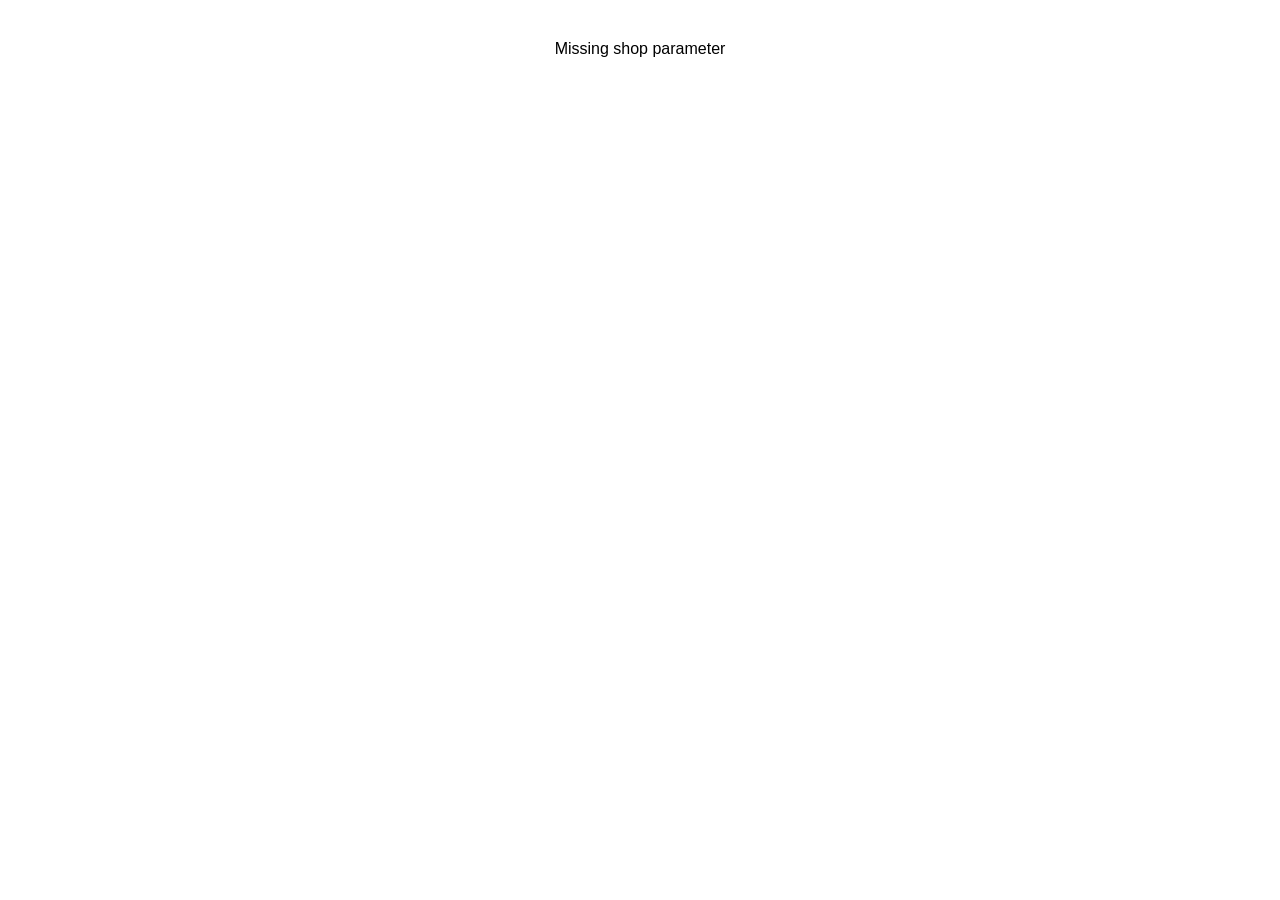
<file: static/tma-admin/index.html>
<!DOCTYPE html>
<html lang="en">
<head>
  <meta charset="UTF-8">
  <meta name="viewport" content="width=device-width, initial-scale=1.0, user-scalable=no">
  <title>Admin Dashboard</title>
  <script src="https://telegram.org/js/telegram-web-app.js"></script>
  <link rel="stylesheet" href="style.css?v=0.4.0">
</head>
<body>
  <div id="app">

    <!-- ===== AUTH SCREEN ===== -->
    <div id="screen-auth" class="screen active">
      <div class="auth-loading">
        <div class="spinner"></div>
        <p>Authenticating...</p>
      </div>
    </div>

    <!-- ===== DASHBOARD ===== -->
    <div id="screen-dashboard" class="screen">
      <div id="dashboard-content"></div>
    </div>

    <!-- ===== ORDERS LIST ===== -->
    <div id="screen-orders" class="screen">
      <div id="orders-content"></div>
    </div>

    <!-- ===== ORDER DETAIL ===== -->
    <div id="screen-order-detail" class="screen">
      <div id="order-detail-content"></div>
    </div>

    <!-- ===== CONVERSATIONS LIST ===== -->
    <div id="screen-messages" class="screen">
      <div id="messages-content"></div>
    </div>

    <!-- ===== THREAD VIEW ===== -->
    <div id="screen-thread" class="screen">
      <div id="thread-content"></div>
    </div>

    <!-- ===== RETURNS LIST ===== -->
    <div id="screen-returns" class="screen">
      <div id="returns-content"></div>
    </div>

    <!-- ===== RETURN DETAIL ===== -->
    <div id="screen-return-detail" class="screen">
      <div id="return-detail-content"></div>
    </div>

    <!-- ===== CUSTOMERS LIST ===== -->
    <div id="screen-customers" class="screen">
      <div id="customers-content"></div>
    </div>

    <!-- ===== CUSTOMER PROFILE ===== -->
    <div id="screen-customer" class="screen">
      <div id="customer-content"></div>
    </div>

    <!-- ===== TAB BAR ===== -->
    <nav class="tab-bar" id="tab-bar">
      <div class="tab active" data-tab="dashboard" onclick="Admin.haptic('selection');Admin.navigate('#/')">
        <span class="tab-icon">&#x1f4ca;</span>
        <span>Dashboard</span>
      </div>
      <div class="tab" data-tab="orders" onclick="Admin.haptic('selection');Admin.navigate('#/orders')">
        <span class="tab-icon">&#x1f4e6;</span>
        <span>Orders</span>
        <span class="tab-badge" id="orders-badge" style="display:none">0</span>
      </div>
      <div class="tab" data-tab="messages" onclick="Admin.haptic('selection');Admin.navigate('#/messages')">
        <span class="tab-icon">&#x1f4ac;</span>
        <span>Messages</span>
        <span class="tab-badge" id="messages-badge" style="display:none">0</span>
      </div>
      <div class="tab" data-tab="returns" onclick="Admin.haptic('selection');Admin.navigate('#/returns')">
        <span class="tab-icon">&#x21a9;</span>
        <span>Returns</span>
        <span class="tab-badge" id="returns-badge" style="display:none">0</span>
      </div>
    </nav>

  </div>

  <!-- Bump ?v= on each release (matches config.json version) to bust WebView caches. -->
  <script src="app.js?v=0.4.0"></script>
</body>
</html>
</file>
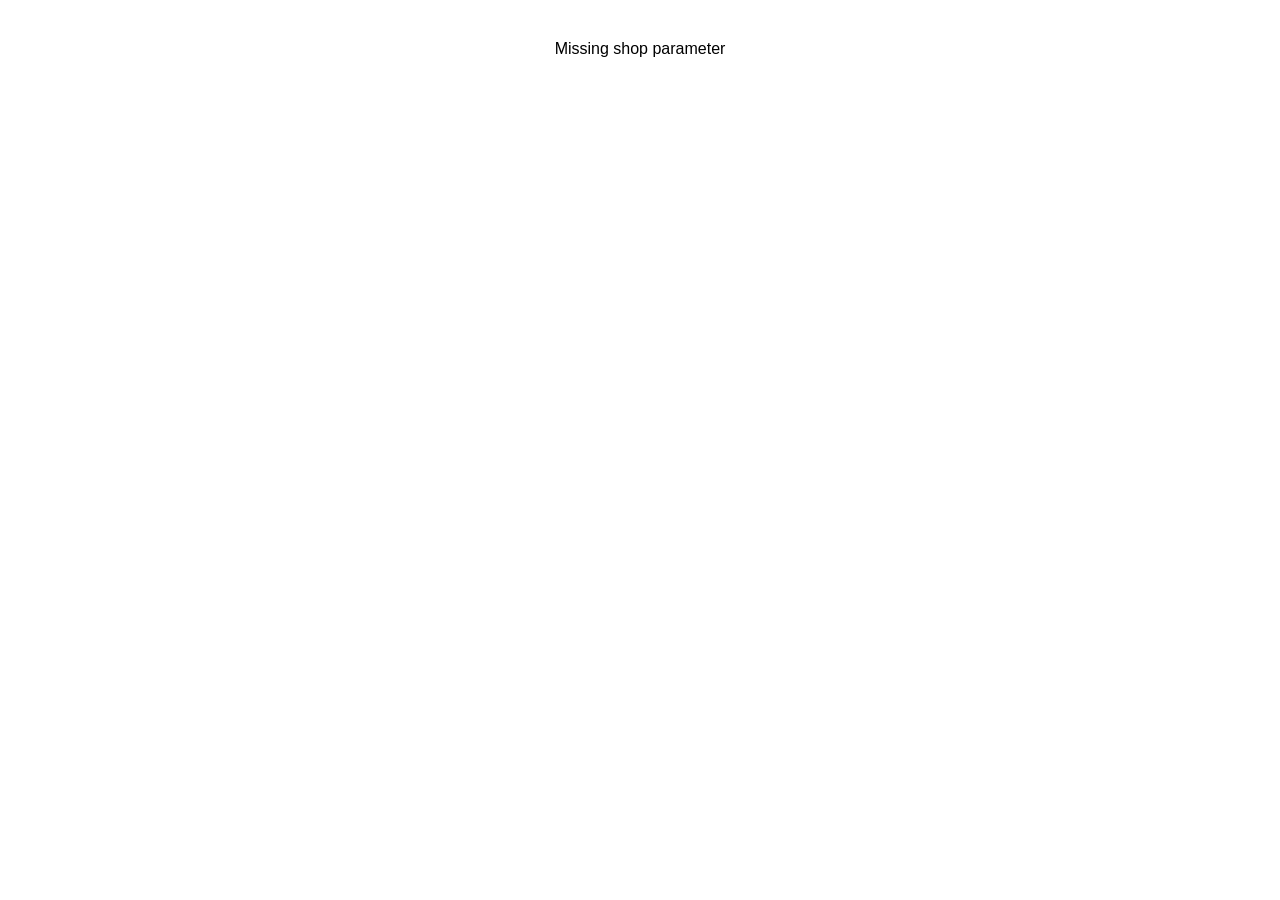
<file: static/tma/index.html>
<!DOCTYPE html>
<html lang="en">
<head>
  <meta charset="UTF-8">
  <meta name="viewport" content="width=device-width, initial-scale=1.0, user-scalable=no">
  <title>Shop</title>
  <script src="https://telegram.org/js/telegram-web-app.js"></script>
  <link rel="stylesheet" href="style.css?v=0.4.0">
</head>
<body>
  <div id="app">

    <!-- ===== HOME SCREEN ===== -->
    <div id="screen-home" class="screen active">
      <div class="greeting-strip" id="greeting-strip" style="display:none">
        <div class="greeting-avatar" id="greeting-avatar"></div>
        <div class="greeting-text" id="greeting-text"></div>
      </div>
      <div class="credit-strip" id="home-credit-strip" style="display:none" onclick="TMA.navigate('#/credits')">
        <span class="credit-strip-text" id="home-credit-text"></span>
        <span class="credit-strip-arrow">&rsaquo;</span>
      </div>
      <div class="search-wrap">
        <input type="text" class="search-bar" id="search-bar"
          placeholder="Search products..." oninput="TMA.handleSearch(this.value)">
        <button class="search-clear" id="search-clear" onclick="TMA.clearSearch()" style="display:none">&times;</button>
      </div>
      <div class="category-chips" id="category-chips"></div>
      <div class="product-grid" id="product-grid"></div>
      <div class="loading-spinner" id="products-loading">
        <div class="spinner"></div>
      </div>
    </div>

    <!-- ===== PRODUCT DETAIL ===== -->
    <div id="screen-product" class="screen">
      <div class="product-detail" id="product-detail"></div>
    </div>

    <!-- ===== CART SCREEN ===== -->
    <div id="screen-cart" class="screen">
      <h2 class="section-title">Cart</h2>
      <div id="cart-content"></div>
    </div>

    <!-- ===== CHECKOUT SCREEN ===== -->
    <div id="screen-checkout" class="screen">
      <h2 class="section-title">Checkout</h2>
      <div id="checkout-content"></div>
    </div>

    <!-- ===== PAYMENT SCREEN ===== -->
    <div id="screen-payment" class="screen">
      <div id="payment-content"></div>
    </div>

    <!-- ===== ORDERS SCREEN ===== -->
    <div id="screen-orders" class="screen">
      <h2 class="section-title">My Orders</h2>
      <div id="orders-content">
        <div class="loading-spinner"><div class="spinner"></div></div>
      </div>
    </div>

    <!-- ===== ORDER DETAIL ===== -->
    <div id="screen-order-detail" class="screen">
      <div id="order-detail-content"></div>
    </div>

    <!-- ===== RETURN FORM ===== -->
    <div id="screen-return" class="screen">
      <h2 class="section-title">Return Request</h2>
      <div id="return-content"></div>
    </div>

    <!-- ===== RETURNS LIST ===== -->
    <div id="screen-returns" class="screen">
      <h2 class="section-title">My Returns</h2>
      <div id="returns-content"></div>
    </div>

    <!-- ===== CREDITS SCREEN ===== -->
    <div id="screen-credits" class="screen">
      <h2 class="section-title">Store Credit</h2>
      <div id="credits-content"></div>
    </div>

    <!-- ===== MESSAGES SCREEN ===== -->
    <div id="screen-messages" class="screen">
      <h2 class="section-title">Messages</h2>
      <div id="messages-content"></div>
    </div>

    <!-- ===== TAB BAR ===== -->
    <nav class="tab-bar" id="tab-bar">
      <div class="tab active" data-tab="home" onclick="TMA.haptic('selection'); TMA.navigate('#/')">
        <span class="tab-icon">&#x1f6cd;</span>
        <span>Shop</span>
      </div>
      <div class="tab" data-tab="cart" onclick="TMA.haptic('selection'); TMA.navigate('#/cart')">
        <span class="tab-icon">&#x1f6d2;</span>
        <span>Cart</span>
        <span class="tab-badge" id="cart-badge" style="display:none">0</span>
      </div>
      <div class="tab" data-tab="orders" onclick="TMA.haptic('selection'); TMA.navigate('#/orders')">
        <span class="tab-icon">&#x1f4e6;</span>
        <span>Orders</span>
      </div>
      <div class="tab" data-tab="messages" onclick="TMA.haptic('selection'); TMA.navigate('#/messages')">
        <span class="tab-icon">&#x1f4ac;</span>
        <span>Messages</span>
      </div>
    </nav>

  </div>

  <!-- Bump ?v= on each release (matches config.json version) to bust WebView caches. -->
  <script src="app.js?v=0.4.0"></script>
</body>
</html>
</file>
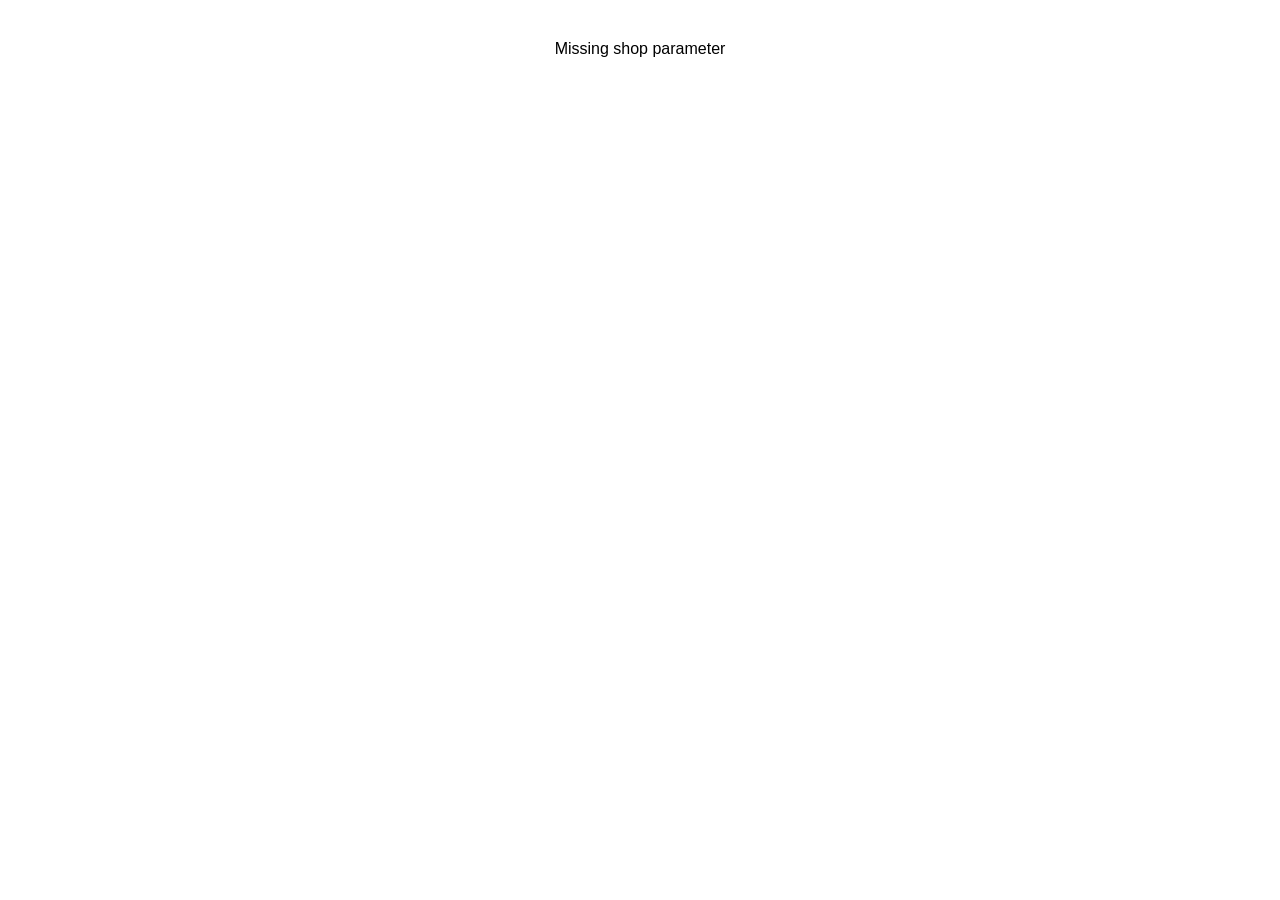
<file: telegramshop/static/tma-admin/index.html>
<!DOCTYPE html>
<html lang="en">
<head>
  <meta charset="UTF-8">
  <meta name="viewport" content="width=device-width, initial-scale=1.0, user-scalable=no">
  <title>Admin Dashboard</title>
  <script src="https://telegram.org/js/telegram-web-app.js"></script>
  <link rel="stylesheet" href="style.css">
</head>
<body>
  <div id="app">

    <!-- ===== AUTH SCREEN ===== -->
    <div id="screen-auth" class="screen active">
      <div class="auth-loading">
        <div class="spinner"></div>
        <p>Authenticating...</p>
      </div>
    </div>

    <!-- ===== DASHBOARD ===== -->
    <div id="screen-dashboard" class="screen">
      <div id="dashboard-content"></div>
    </div>

    <!-- ===== ORDERS LIST ===== -->
    <div id="screen-orders" class="screen">
      <div id="orders-content"></div>
    </div>

    <!-- ===== ORDER DETAIL ===== -->
    <div id="screen-order-detail" class="screen">
      <div id="order-detail-content"></div>
    </div>

    <!-- ===== CONVERSATIONS LIST ===== -->
    <div id="screen-messages" class="screen">
      <div id="messages-content"></div>
    </div>

    <!-- ===== THREAD VIEW ===== -->
    <div id="screen-thread" class="screen">
      <div id="thread-content"></div>
    </div>

    <!-- ===== RETURNS LIST ===== -->
    <div id="screen-returns" class="screen">
      <div id="returns-content"></div>
    </div>

    <!-- ===== RETURN DETAIL ===== -->
    <div id="screen-return-detail" class="screen">
      <div id="return-detail-content"></div>
    </div>

    <!-- ===== VISITORS LIST ===== -->
    <div id="screen-visitors" class="screen">
      <div id="visitors-content"></div>
    </div>

    <!-- ===== BUYERS LIST ===== -->
    <div id="screen-buyers" class="screen">
      <div id="buyers-content"></div>
    </div>

    <!-- ===== CUSTOMER PROFILE ===== -->
    <div id="screen-customer" class="screen">
      <div id="customer-content"></div>
    </div>

    <!-- ===== TAB BAR ===== -->
    <nav class="tab-bar" id="tab-bar">
      <div class="tab active" data-tab="dashboard" onclick="Admin.navigate('#/')">
        <span class="tab-icon">&#x1f4ca;</span>
        <span>Dashboard</span>
      </div>
      <div class="tab" data-tab="orders" onclick="Admin.navigate('#/orders')">
        <span class="tab-icon">&#x1f4e6;</span>
        <span>Orders</span>
        <span class="tab-badge" id="orders-badge" style="display:none">0</span>
      </div>
      <div class="tab" data-tab="messages" onclick="Admin.navigate('#/messages')">
        <span class="tab-icon">&#x1f4ac;</span>
        <span>Messages</span>
        <span class="tab-badge" id="messages-badge" style="display:none">0</span>
      </div>
      <div class="tab" data-tab="returns" onclick="Admin.navigate('#/returns')">
        <span class="tab-icon">&#x21a9;</span>
        <span>Returns</span>
        <span class="tab-badge" id="returns-badge" style="display:none">0</span>
      </div>
    </nav>

  </div>

  <script src="app.js"></script>
</body>
</html>
</file>
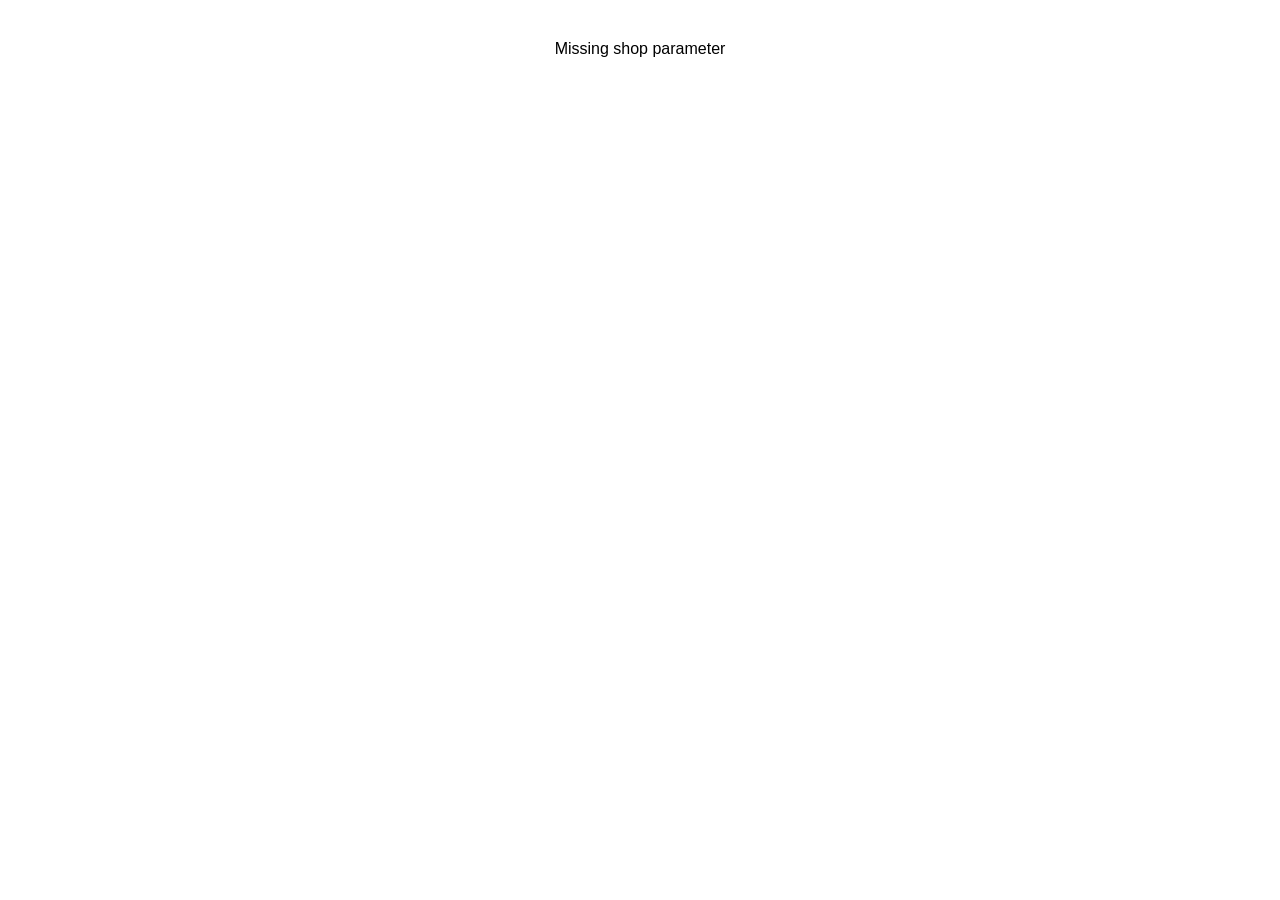
<file: telegramshop/static/tma/index.html>
<!DOCTYPE html>
<html lang="en">
<head>
  <meta charset="UTF-8">
  <meta name="viewport" content="width=device-width, initial-scale=1.0, user-scalable=no">
  <title>Shop</title>
  <script src="https://telegram.org/js/telegram-web-app.js"></script>
  <link rel="stylesheet" href="style.css">
</head>
<body>
  <div id="app">

    <!-- ===== HOME SCREEN ===== -->
    <div id="screen-home" class="screen active">
      <div class="welcome-banner" id="welcome-banner" style="display:none">
        <h2 id="shop-title"></h2>
        <p id="welcome-text"></p>
      </div>
      <div class="search-wrap">
        <input type="text" class="search-bar" id="search-bar"
          placeholder="Search products..." oninput="TMA.handleSearch(this.value)">
      </div>
      <div class="category-chips" id="category-chips"></div>
      <div class="product-grid" id="product-grid"></div>
      <div class="loading-spinner" id="products-loading">
        <div class="spinner"></div>
      </div>
    </div>

    <!-- ===== PRODUCT DETAIL ===== -->
    <div id="screen-product" class="screen">
      <div class="product-detail" id="product-detail"></div>
    </div>

    <!-- ===== CART SCREEN ===== -->
    <div id="screen-cart" class="screen">
      <h2 class="section-title">Cart</h2>
      <div id="cart-content"></div>
    </div>

    <!-- ===== CHECKOUT SCREEN ===== -->
    <div id="screen-checkout" class="screen">
      <h2 class="section-title">Checkout</h2>
      <div id="checkout-content"></div>
    </div>

    <!-- ===== PAYMENT SCREEN ===== -->
    <div id="screen-payment" class="screen">
      <div id="payment-content"></div>
    </div>

    <!-- ===== ORDERS SCREEN ===== -->
    <div id="screen-orders" class="screen">
      <h2 class="section-title">My Orders</h2>
      <div id="orders-content">
        <div class="loading-spinner"><div class="spinner"></div></div>
      </div>
    </div>

    <!-- ===== ORDER DETAIL ===== -->
    <div id="screen-order-detail" class="screen">
      <div id="order-detail-content"></div>
    </div>

    <!-- ===== RETURN FORM ===== -->
    <div id="screen-return" class="screen">
      <h2 class="section-title">Return Request</h2>
      <div id="return-content"></div>
    </div>

    <!-- ===== RETURNS LIST ===== -->
    <div id="screen-returns" class="screen">
      <h2 class="section-title">My Returns</h2>
      <div id="returns-content"></div>
    </div>

    <!-- ===== CREDITS SCREEN ===== -->
    <div id="screen-credits" class="screen">
      <h2 class="section-title">Store Credit</h2>
      <div id="credits-content"></div>
    </div>

    <!-- ===== MESSAGES SCREEN ===== -->
    <div id="screen-messages" class="screen">
      <h2 class="section-title">Messages</h2>
      <div id="messages-content"></div>
    </div>

    <!-- ===== TAB BAR ===== -->
    <nav class="tab-bar" id="tab-bar">
      <div class="tab active" data-tab="home" onclick="TMA.navigate('#/')">
        <span class="tab-icon">&#x1f6cd;</span>
        <span>Shop</span>
      </div>
      <div class="tab" data-tab="cart" onclick="TMA.navigate('#/cart')">
        <span class="tab-icon">&#x1f6d2;</span>
        <span>Cart</span>
        <span class="tab-badge" id="cart-badge" style="display:none">0</span>
      </div>
      <div class="tab" data-tab="orders" onclick="TMA.navigate('#/orders')">
        <span class="tab-icon">&#x1f4e6;</span>
        <span>Orders</span>
      </div>
      <div class="tab" data-tab="messages" onclick="TMA.navigate('#/messages')">
        <span class="tab-icon">&#x1f4ac;</span>
        <span>Messages</span>
      </div>
    </nav>

  </div>

  <script src="app.js"></script>
</body>
</html>
</file>
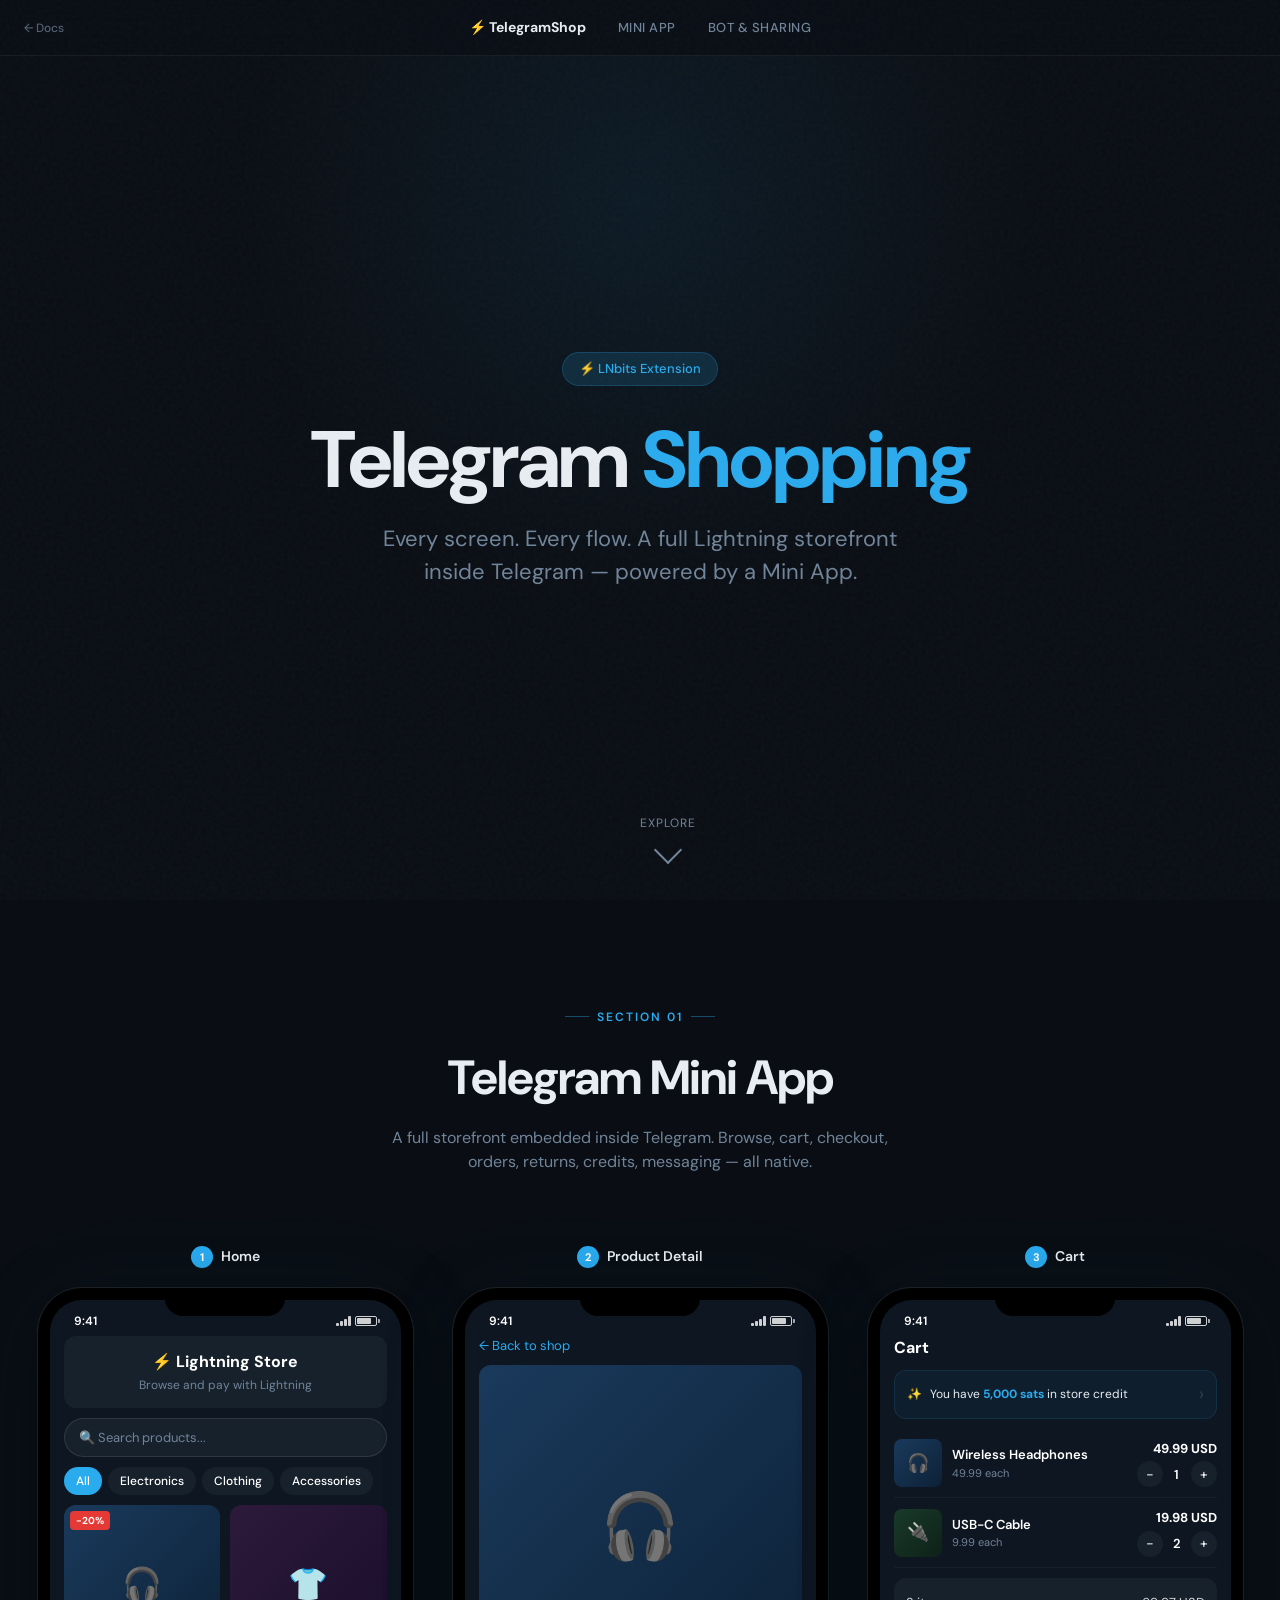
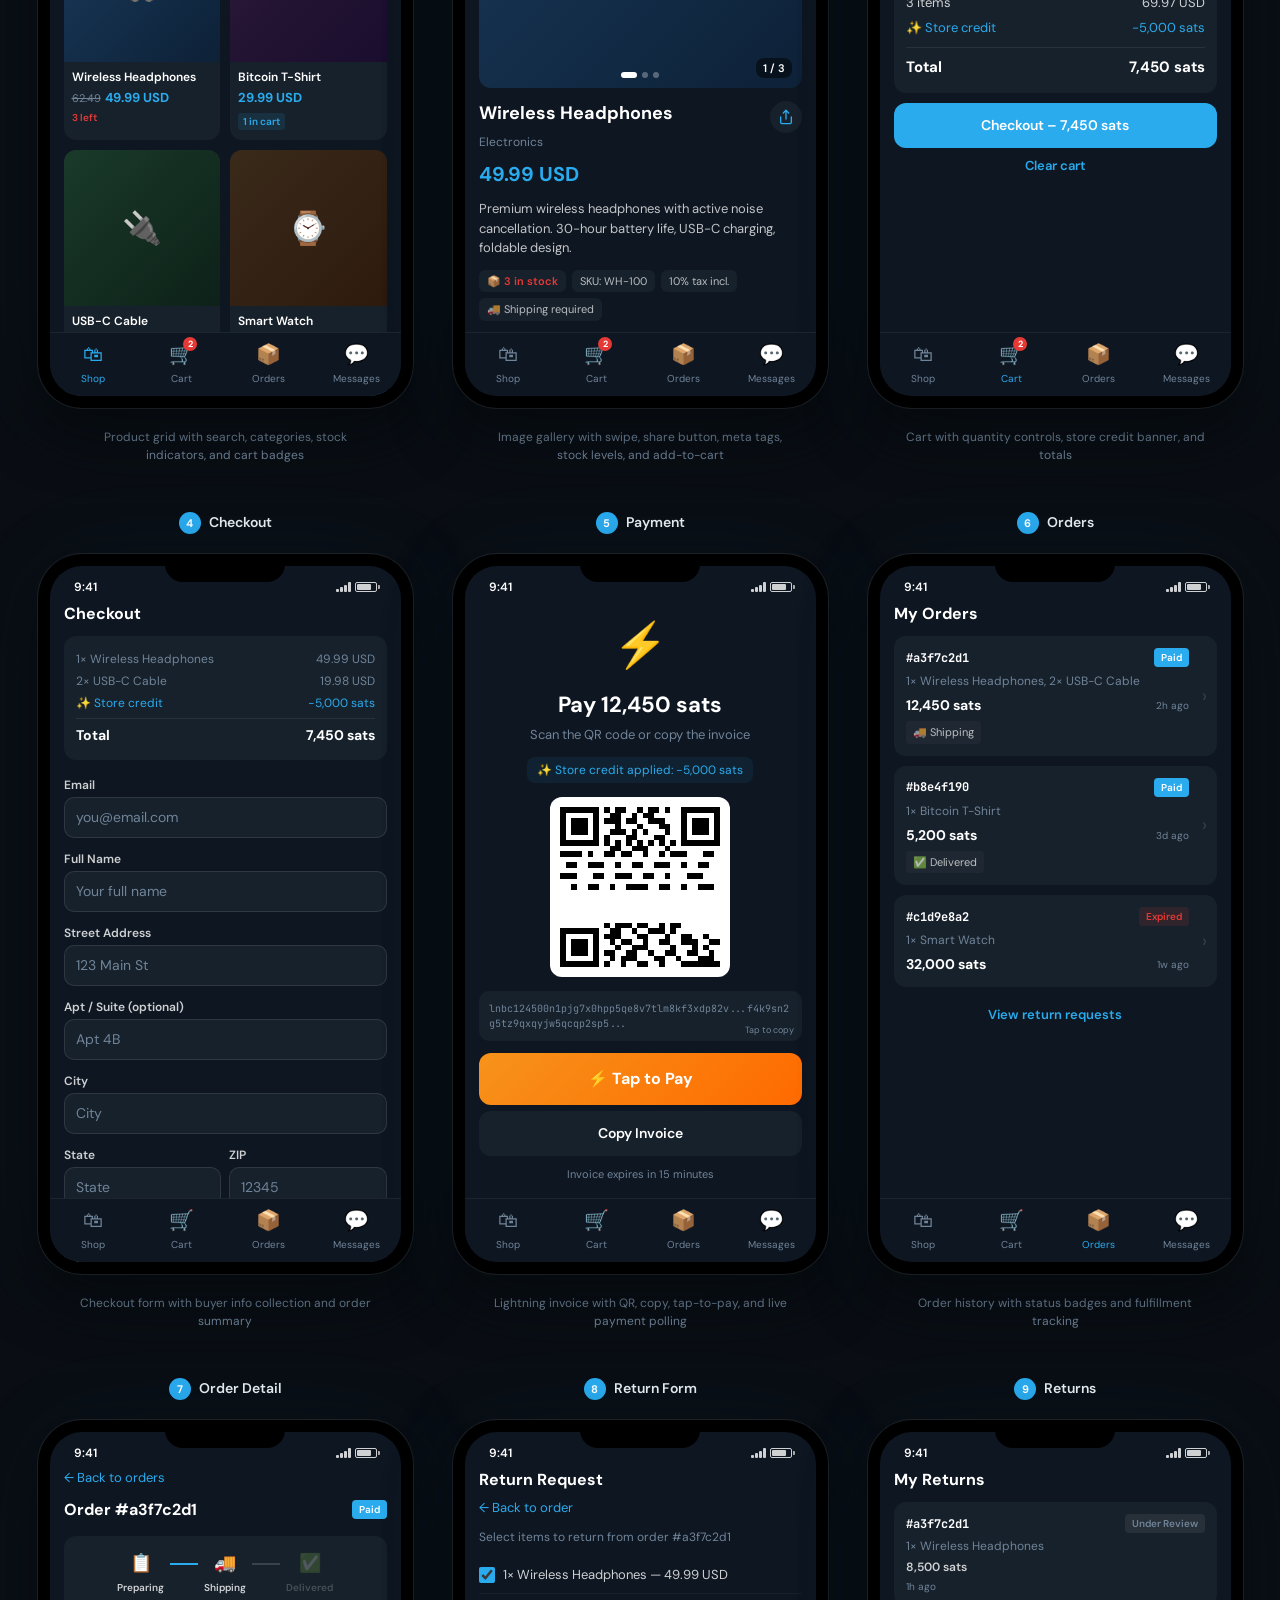
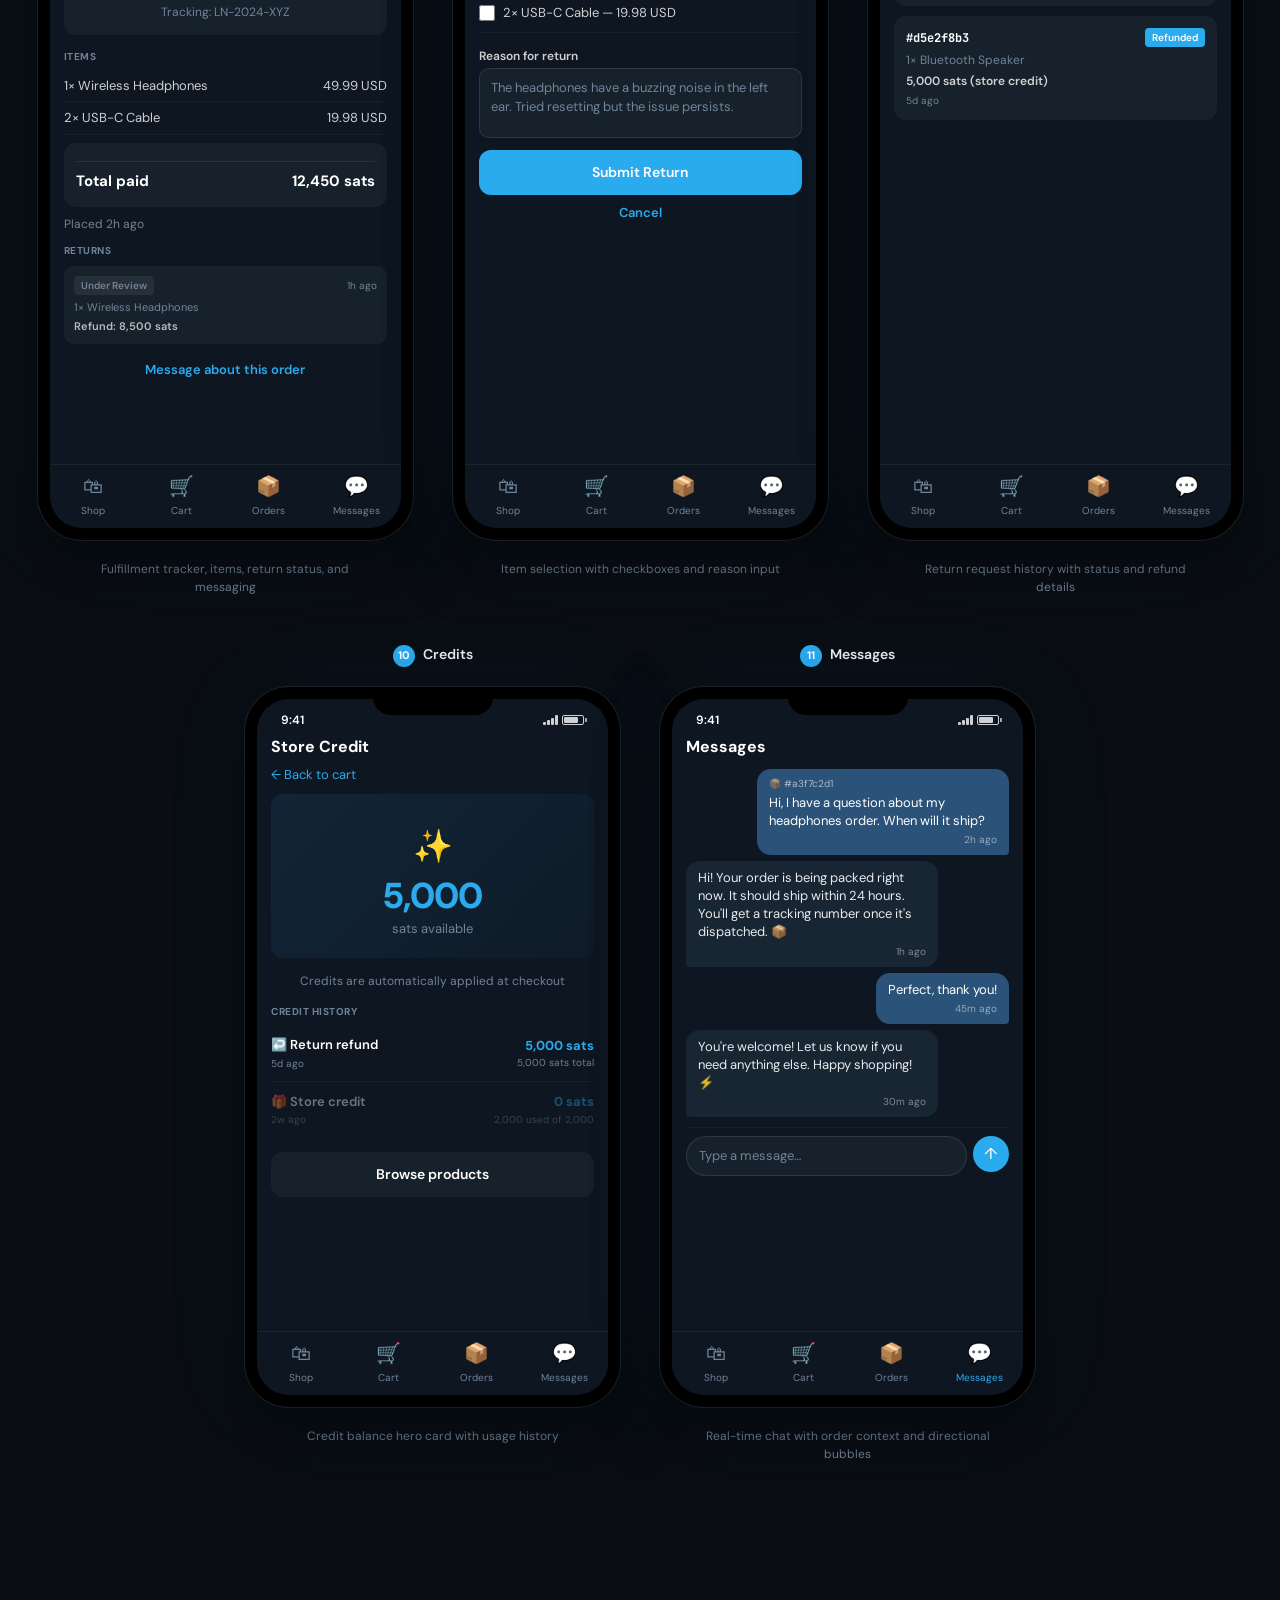
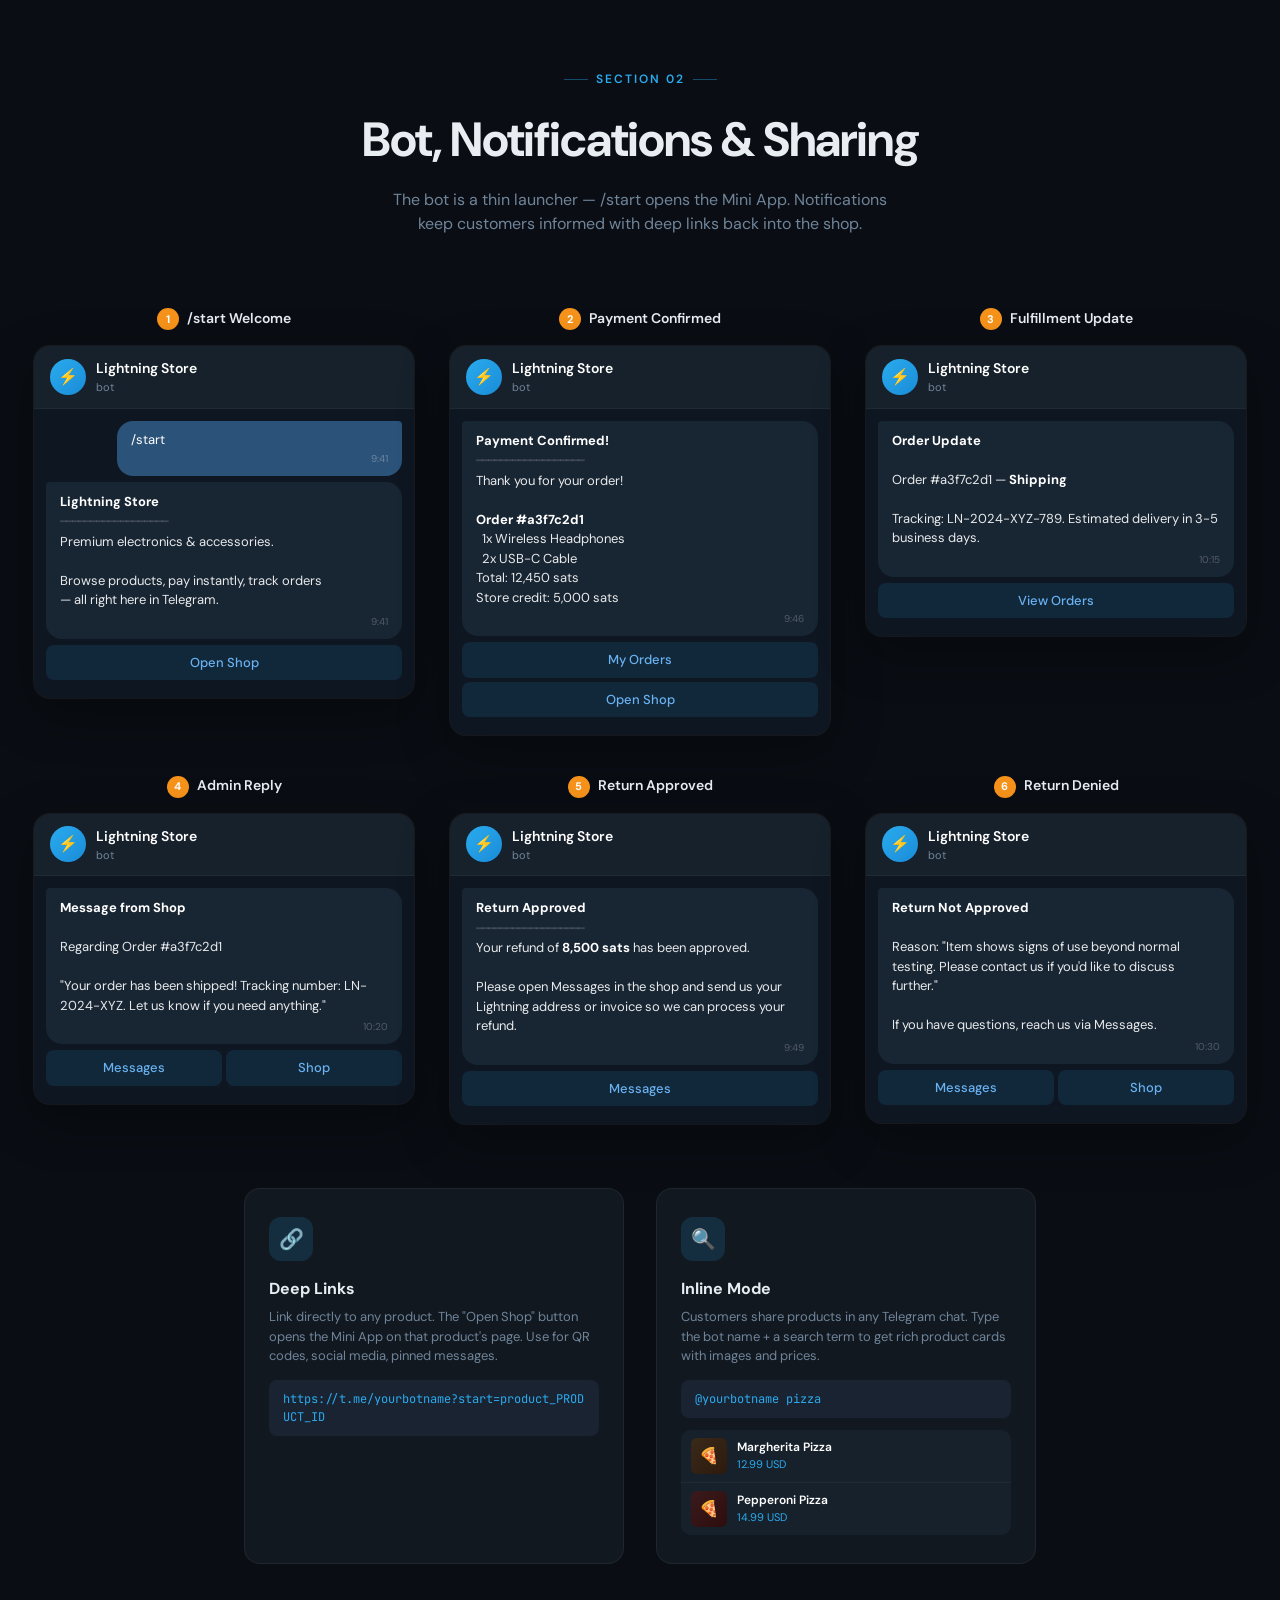
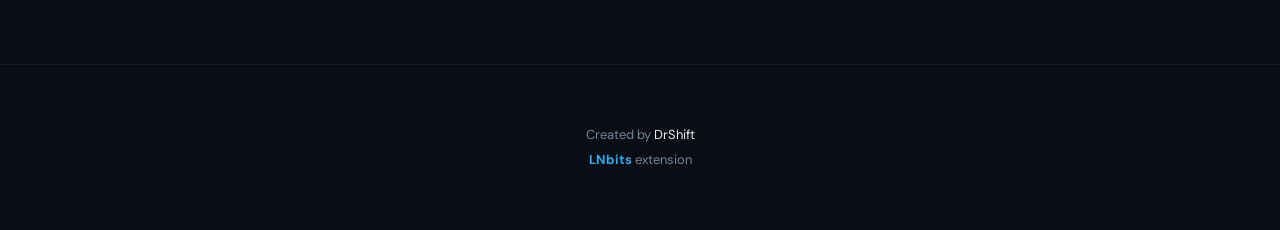
<file: showcase.html>
<!DOCTYPE html>
<html lang="en">
<head>
<meta charset="UTF-8">
<meta name="viewport" content="width=device-width, initial-scale=1.0">
<title>Telegram Shopping — Complete Experience</title>
<link href="https://fonts.googleapis.com/css2?family=DM+Sans:ital,opsz,wght@0,9..40,300;0,9..40,400;0,9..40,500;0,9..40,600;0,9..40,700;1,9..40,400&family=JetBrains+Mono:wght@400;500&display=swap" rel="stylesheet">
<style>
:root {
  --tg-blue: #2AABEE;
  --tg-dark: #17212B;
  --tg-darker: #0E1621;
  --tg-msg-out: #2B5278;
  --tg-msg-in: #182533;
  --tg-btn: rgba(42,171,238,0.12);
  --tg-btn-text: #6AB2F2;
  --tg-hint: #708499;
  --tg-separator: rgba(255,255,255,0.06);
  --surface: #0a0e14;
  --surface-2: #111820;
  --surface-3: #1a2332;
  --text: #e8edf2;
  --text-dim: #708499;
  --accent: #2AABEE;
  --accent-glow: rgba(42,171,238,0.15);
  --lightning: #f7931a;
  --green: #4fae4e;
  --red: #e53935;
  --phone-w: 375px;
  --phone-h: 720px;
  --phone-radius: 44px;
  --phone-bezel: 12px;
}

* { margin: 0; padding: 0; box-sizing: border-box; }

html {
  scroll-behavior: smooth;
  scrollbar-width: thin;
  scrollbar-color: var(--surface-3) transparent;
}

body {
  font-family: 'DM Sans', sans-serif;
  background: var(--surface);
  color: var(--text);
  line-height: 1.5;
  -webkit-font-smoothing: antialiased;
  overflow-x: hidden;
}

/* ===== NOISE TEXTURE ===== */
body::before {
  content: '';
  position: fixed;
  inset: 0;
  background: url("data:image/svg+xml,%3Csvg viewBox='0 0 256 256' xmlns='http://www.w3.org/2000/svg'%3E%3Cfilter id='n'%3E%3CfeTurbulence type='fractalNoise' baseFrequency='0.9' numOctaves='4' stitchTiles='stitch'/%3E%3C/filter%3E%3Crect width='100%25' height='100%25' filter='url(%23n)' opacity='0.03'/%3E%3C/svg%3E");
  pointer-events: none;
  z-index: 9999;
}

/* ===== NAVIGATION ===== */
.topnav {
  position: fixed;
  top: 0;
  left: 0;
  right: 0;
  z-index: 1000;
  display: flex;
  align-items: center;
  justify-content: center;
  gap: 32px;
  padding: 0 32px;
  height: 56px;
  background: rgba(10,14,20,0.85);
  backdrop-filter: blur(20px) saturate(1.4);
  border-bottom: 1px solid var(--tg-separator);
}
.topnav a {
  color: var(--text-dim);
  text-decoration: none;
  font-size: 13px;
  font-weight: 500;
  letter-spacing: 0.5px;
  text-transform: uppercase;
  transition: color 0.3s;
  white-space: nowrap;
}
.topnav a:hover, .topnav a.active { color: var(--accent); }
.topnav .logo {
  font-weight: 700;
  color: var(--text);
  font-size: 14px;
  letter-spacing: 0;
  text-transform: none;
}
.topnav-back {
  position: absolute;
  left: 24px;
  font-size: 12px !important;
  letter-spacing: 0 !important;
  text-transform: none !important;
  opacity: 0.7;
}
.topnav-back:hover { opacity: 1; }

/* ===== HERO ===== */
.hero {
  min-height: 100vh;
  display: flex;
  flex-direction: column;
  align-items: center;
  justify-content: center;
  text-align: center;
  padding: 120px 24px 80px;
  position: relative;
  overflow: hidden;
}
.hero::before {
  content: '';
  position: absolute;
  top: -200px;
  left: 50%;
  transform: translateX(-50%);
  width: 800px;
  height: 800px;
  background: radial-gradient(circle, rgba(42,171,238,0.08) 0%, transparent 70%);
  pointer-events: none;
}
.hero-badge {
  display: inline-flex;
  align-items: center;
  gap: 8px;
  padding: 6px 16px;
  border-radius: 20px;
  background: var(--accent-glow);
  border: 1px solid rgba(42,171,238,0.2);
  color: var(--accent);
  font-size: 13px;
  font-weight: 500;
  margin-bottom: 32px;
  animation: fadeUp 0.8s ease both;
}
.hero h1 {
  font-size: clamp(40px, 7vw, 80px);
  font-weight: 700;
  line-height: 1.05;
  letter-spacing: -2px;
  margin-bottom: 20px;
  animation: fadeUp 0.8s ease 0.1s both;
}
.hero h1 .accent { color: var(--accent); }
.hero .subtitle {
  font-size: clamp(16px, 2.5vw, 22px);
  color: var(--text-dim);
  max-width: 560px;
  animation: fadeUp 0.8s ease 0.2s both;
  font-weight: 400;
}
.hero .scroll-hint {
  position: absolute;
  bottom: 40px;
  left: 50%;
  transform: translateX(-50%);
  display: flex;
  flex-direction: column;
  align-items: center;
  gap: 8px;
  color: var(--text-dim);
  font-size: 12px;
  letter-spacing: 1px;
  text-transform: uppercase;
  animation: fadeUp 0.8s ease 0.4s both;
}
.scroll-hint .arrow {
  width: 20px;
  height: 20px;
  border-right: 2px solid var(--text-dim);
  border-bottom: 2px solid var(--text-dim);
  transform: rotate(45deg);
  animation: bounce 2s ease infinite;
}

@keyframes fadeUp {
  from { opacity: 0; transform: translateY(20px); }
  to { opacity: 1; transform: translateY(0); }
}
@keyframes bounce {
  0%, 100% { transform: rotate(45deg) translateY(0); }
  50% { transform: rotate(45deg) translateY(6px); }
}

/* ===== SECTIONS ===== */
.section {
  padding: 100px 24px;
  max-width: 1400px;
  margin: 0 auto;
}
.section-header {
  text-align: center;
  margin-bottom: 72px;
}
.section-label {
  display: inline-flex;
  align-items: center;
  gap: 8px;
  font-size: 12px;
  font-weight: 600;
  letter-spacing: 2px;
  text-transform: uppercase;
  color: var(--accent);
  margin-bottom: 16px;
}
.section-label::before, .section-label::after {
  content: '';
  width: 24px;
  height: 1px;
  background: var(--accent);
  opacity: 0.4;
}
.section-title {
  font-size: clamp(28px, 4vw, 48px);
  font-weight: 700;
  letter-spacing: -1px;
  margin-bottom: 12px;
}
.section-desc {
  color: var(--text-dim);
  font-size: 16px;
  max-width: 500px;
  margin: 0 auto;
}

/* ===== PHONE GRID ===== */
.phone-grid {
  display: flex;
  flex-wrap: wrap;
  justify-content: center;
  gap: 48px 40px;
}
.phone-slot {
  display: flex;
  flex-direction: column;
  align-items: center;
  gap: 20px;
}
.phone-slot .screen-label {
  font-size: 14px;
  font-weight: 600;
  color: var(--text);
}
.phone-slot .screen-number {
  display: inline-flex;
  align-items: center;
  justify-content: center;
  width: 22px;
  height: 22px;
  border-radius: 50%;
  background: var(--accent);
  color: #fff;
  font-size: 11px;
  font-weight: 700;
  margin-right: 8px;
}
.phone-slot .screen-desc {
  font-size: 12px;
  color: var(--text-dim);
  max-width: 300px;
  text-align: center;
}

/* ===== PHONE FRAME ===== */
.phone-frame {
  width: var(--phone-w);
  height: var(--phone-h);
  background: #000;
  border-radius: var(--phone-radius);
  padding: var(--phone-bezel);
  position: relative;
  box-shadow:
    0 0 0 1px rgba(255,255,255,0.08),
    0 20px 60px rgba(0,0,0,0.5),
    0 0 100px rgba(42,171,238,0.05);
  flex-shrink: 0;
  overflow: hidden;
}
.phone-frame::before {
  content: '';
  position: absolute;
  top: 0;
  left: 50%;
  transform: translateX(-50%);
  width: 120px;
  height: 28px;
  background: #000;
  border-radius: 0 0 18px 18px;
  z-index: 10;
}
.phone-screen {
  width: 100%;
  height: 100%;
  border-radius: 32px;
  overflow: hidden;
  position: relative;
  background: var(--tg-darker);
  display: flex;
  flex-direction: column;
}

/* Phone status bar */
.phone-statusbar {
  display: flex;
  justify-content: space-between;
  align-items: center;
  padding: 12px 24px 6px;
  font-size: 12px;
  font-weight: 600;
  color: #fff;
  flex-shrink: 0;
  z-index: 5;
}
.phone-statusbar .status-icons {
  display: flex;
  gap: 4px;
  align-items: center;
}
.phone-statusbar .battery {
  width: 22px;
  height: 10px;
  border: 1.5px solid #fff;
  border-radius: 2px;
  position: relative;
  opacity: 0.8;
}
.phone-statusbar .battery::after {
  content: '';
  position: absolute;
  right: -4px;
  top: 2px;
  width: 2px;
  height: 4px;
  background: #fff;
  border-radius: 0 1px 1px 0;
  opacity: 0.8;
}
.phone-statusbar .battery-fill {
  position: absolute;
  left: 1px;
  top: 1px;
  bottom: 1px;
  width: 70%;
  background: #fff;
  border-radius: 1px;
}
.phone-statusbar .signal {
  display: flex;
  gap: 1px;
  align-items: flex-end;
  height: 10px;
}
.phone-statusbar .signal span {
  width: 3px;
  background: #fff;
  border-radius: 1px;
  opacity: 0.8;
}

/* Phone content area */
.phone-content {
  flex: 1;
  overflow-y: auto;
  padding: 0 14px 70px;
  scrollbar-width: none;
}
.phone-content::-webkit-scrollbar { display: none; }

/* Tab bar */
.tma-tabbar {
  position: absolute;
  bottom: 0;
  left: 0;
  right: 0;
  display: flex;
  background: var(--tg-darker);
  border-top: 1px solid rgba(255,255,255,0.06);
  padding: 6px 0 10px;
  z-index: 20;
  border-radius: 0 0 32px 32px;
}
.tma-tab {
  flex: 1;
  display: flex;
  flex-direction: column;
  align-items: center;
  gap: 2px;
  font-size: 10px;
  color: var(--tg-hint);
  position: relative;
}
.tma-tab.active { color: var(--tg-blue); }
.tma-tab .tab-icon { font-size: 20px; }
.tma-tab .tab-badge {
  position: absolute;
  top: -2px;
  right: 50%;
  margin-right: -16px;
  background: var(--red);
  color: #fff;
  font-size: 9px;
  font-weight: 700;
  min-width: 14px;
  height: 14px;
  line-height: 14px;
  text-align: center;
  border-radius: 7px;
  padding: 0 3px;
}

/* ===== TMA COMPONENTS ===== */
.tma-welcome {
  background: var(--tg-dark);
  border-radius: 12px;
  padding: 14px;
  margin-bottom: 10px;
  text-align: center;
}
.tma-welcome h3 { font-size: 16px; font-weight: 700; color: #fff; margin-bottom: 2px; }
.tma-welcome p { font-size: 12px; color: var(--tg-hint); }

.tma-search {
  width: 100%;
  padding: 9px 14px;
  border: 1px solid rgba(255,255,255,0.1);
  border-radius: 20px;
  background: var(--tg-dark);
  color: var(--tg-hint);
  font-size: 13px;
  margin-bottom: 10px;
}
.tma-chips {
  display: flex;
  gap: 6px;
  margin-bottom: 10px;
  overflow: hidden;
}
.tma-chip {
  padding: 5px 12px;
  border-radius: 16px;
  font-size: 12px;
  font-weight: 500;
  background: var(--tg-dark);
  color: #fff;
  white-space: nowrap;
}
.tma-chip.active { background: var(--tg-blue); }

.tma-product-grid {
  display: grid;
  grid-template-columns: 1fr 1fr;
  gap: 10px;
}
.tma-pcard {
  background: var(--tg-dark);
  border-radius: 12px;
  overflow: hidden;
}
.tma-pcard-img {
  width: 100%;
  aspect-ratio: 1;
  display: flex;
  align-items: center;
  justify-content: center;
  font-size: 32px;
  position: relative;
}
.tma-pcard-img.img1 { background: linear-gradient(135deg, #1a3a5c, #0d2137); }
.tma-pcard-img.img2 { background: linear-gradient(135deg, #2d1a3a, #1a0d2d); }
.tma-pcard-img.img3 { background: linear-gradient(135deg, #1a3a2a, #0d2118); }
.tma-pcard-img.img4 { background: linear-gradient(135deg, #3a2a1a, #2d1a0d); }
.tma-pcard-img.img5 { background: linear-gradient(135deg, #2a2a3a, #1a1a2d); opacity: 0.5; }
.tma-pcard-badge {
  position: absolute;
  top: 6px;
  left: 6px;
  font-size: 10px;
  font-weight: 700;
  padding: 2px 6px;
  border-radius: 4px;
  background: var(--red);
  color: #fff;
}
.tma-pcard-badge.sold-out { background: rgba(0,0,0,0.6); }
.tma-pcard-info { padding: 8px; }
.tma-pcard-title { font-size: 12px; font-weight: 600; color: #fff; line-height: 1.3; }
.tma-pcard-price { font-size: 13px; font-weight: 700; color: var(--tg-blue); margin-top: 3px; }
.tma-pcard-price .original { text-decoration: line-through; color: var(--tg-hint); font-weight: 400; font-size: 11px; margin-right: 4px; }
.tma-pcard-stock { font-size: 10px; color: var(--red); font-weight: 600; margin-top: 2px; }
.tma-pcard-cart-ind { font-size: 10px; color: var(--tg-blue); font-weight: 600; margin-top: 2px; background: rgba(42,171,238,0.1); padding: 1px 5px; border-radius: 3px; display: inline-block; }

/* Product Detail */
.tma-detail-gallery {
  width: 100%;
  aspect-ratio: 1;
  border-radius: 12px;
  margin-bottom: 12px;
  display: flex;
  align-items: center;
  justify-content: center;
  font-size: 64px;
  background: linear-gradient(135deg, #1a3a5c, #0d2137);
  position: relative;
}
.tma-detail-gallery .dots {
  position: absolute;
  bottom: 10px;
  left: 50%;
  transform: translateX(-50%);
  display: flex;
  gap: 5px;
}
.tma-detail-gallery .dot {
  width: 6px;
  height: 6px;
  border-radius: 50%;
  background: rgba(255,255,255,0.3);
}
.tma-detail-gallery .dot.active { background: #fff; width: 16px; border-radius: 3px; }
.tma-detail-gallery .counter {
  position: absolute;
  bottom: 10px;
  right: 10px;
  background: rgba(0,0,0,0.5);
  color: #fff;
  font-size: 11px;
  padding: 2px 7px;
  border-radius: 8px;
  font-weight: 600;
}

.tma-back { color: var(--tg-blue); font-size: 13px; margin-bottom: 10px; display: block; }
.tma-dtitle-row { display: flex; align-items: flex-start; justify-content: space-between; gap: 10px; }
.tma-dtitle-row .tma-dtitle { flex: 1; min-width: 0; }
.tma-share-btn {
  flex-shrink: 0;
  width: 32px;
  height: 32px;
  border-radius: 50%;
  background: var(--tg-dark);
  color: var(--tg-blue);
  display: flex;
  align-items: center;
  justify-content: center;
  margin-top: 1px;
}
.tma-dtitle { font-size: 18px; font-weight: 700; color: #fff; margin-bottom: 3px; }
.tma-dcategory { font-size: 12px; color: var(--tg-hint); margin-bottom: 8px; }
.tma-dprice { font-size: 20px; font-weight: 700; color: var(--tg-blue); margin-bottom: 10px; }
.tma-ddesc { font-size: 13px; color: rgba(255,255,255,0.75); line-height: 1.5; margin-bottom: 12px; }
.tma-meta { display: flex; flex-wrap: wrap; gap: 6px; margin-bottom: 14px; }
.tma-meta-tag { font-size: 11px; padding: 3px 8px; border-radius: 6px; background: var(--tg-dark); color: rgba(255,255,255,0.7); }
.tma-meta-tag.low { color: var(--red); font-weight: 600; }

.tma-btn {
  display: block;
  width: 100%;
  padding: 12px;
  border: none;
  border-radius: 12px;
  font-size: 14px;
  font-weight: 600;
  text-align: center;
  cursor: default;
}
.tma-btn-primary { background: var(--tg-blue); color: #fff; }
.tma-btn-secondary { background: var(--tg-dark); color: #fff; }
.tma-btn-text { background: none; color: var(--tg-blue); font-size: 13px; padding: 8px; }
.tma-btn-pay { background: linear-gradient(135deg, #f7931a, #ff6a00); color: #fff; font-size: 16px; font-weight: 700; padding: 14px; }

/* Cart */
.tma-credit-banner {
  display: flex;
  align-items: center;
  gap: 8px;
  padding: 10px 12px;
  border-radius: 12px;
  background: rgba(42,171,238,0.06);
  border: 1px solid rgba(42,171,238,0.12);
  margin-bottom: 10px;
  font-size: 12px;
}
.tma-credit-banner strong { color: var(--tg-blue); }

.tma-cart-item {
  display: flex;
  align-items: center;
  gap: 10px;
  padding: 10px 0;
  border-bottom: 1px solid rgba(255,255,255,0.04);
}
.tma-cart-img {
  width: 48px;
  height: 48px;
  border-radius: 8px;
  display: flex;
  align-items: center;
  justify-content: center;
  font-size: 18px;
  flex-shrink: 0;
}
.tma-cart-info { flex: 1; min-width: 0; }
.tma-cart-title { font-size: 13px; font-weight: 600; color: #fff; }
.tma-cart-price-each { font-size: 11px; color: var(--tg-hint); }
.tma-cart-right { text-align: right; flex-shrink: 0; }
.tma-cart-line-total { font-size: 13px; font-weight: 700; color: #fff; margin-bottom: 3px; }
.tma-qty {
  display: flex;
  align-items: center;
  gap: 6px;
}
.tma-qty-btn {
  width: 26px;
  height: 26px;
  border-radius: 50%;
  background: var(--tg-dark);
  color: #fff;
  font-size: 14px;
  display: flex;
  align-items: center;
  justify-content: center;
  border: none;
}
.tma-qty-val { font-size: 13px; font-weight: 600; color: #fff; min-width: 16px; text-align: center; }

.tma-summary {
  background: var(--tg-dark);
  border-radius: 12px;
  padding: 12px;
  margin-top: 10px;
}
.tma-summary-row {
  display: flex;
  justify-content: space-between;
  font-size: 13px;
  padding: 3px 0;
  color: rgba(255,255,255,0.8);
}
.tma-summary-row.credit { color: var(--tg-blue); }
.tma-summary-row.total {
  font-weight: 700;
  font-size: 15px;
  color: #fff;
  padding-top: 8px;
  margin-top: 6px;
  border-top: 1px solid rgba(255,255,255,0.08);
}

/* Checkout */
.tma-checkout-summary {
  background: var(--tg-dark);
  border-radius: 12px;
  padding: 12px;
  margin-bottom: 16px;
}
.tma-checkout-item {
  display: flex;
  justify-content: space-between;
  font-size: 12px;
  padding: 2px 0;
  color: var(--tg-hint);
}
.tma-checkout-item.total {
  font-weight: 700;
  font-size: 14px;
  color: #fff;
  padding-top: 6px;
  margin-top: 4px;
  border-top: 1px solid rgba(255,255,255,0.08);
}
.tma-checkout-item.credit { color: var(--tg-blue); }
.tma-form-group { margin-bottom: 12px; }
.tma-form-label { display: block; font-size: 12px; font-weight: 600; color: rgba(255,255,255,0.8); margin-bottom: 3px; }
.tma-form-input {
  width: 100%;
  padding: 9px 11px;
  border: 1px solid rgba(255,255,255,0.1);
  border-radius: 10px;
  background: var(--tg-dark);
  color: var(--tg-hint);
  font-size: 14px;
}
.tma-form-row { display: flex; gap: 8px; }
.tma-form-row > * { flex: 1; }

/* Payment */
.tma-payment { text-align: center; padding-top: 10px; }
.tma-payment-icon { font-size: 44px; margin-bottom: 10px; }
.tma-payment-amount { font-size: 22px; font-weight: 700; color: #fff; margin-bottom: 4px; }
.tma-payment-hint { font-size: 13px; color: var(--tg-hint); margin-bottom: 12px; }
.tma-payment-credit {
  display: inline-block;
  font-size: 12px;
  color: var(--tg-blue);
  padding: 4px 10px;
  border-radius: 8px;
  background: rgba(42,171,238,0.08);
  margin-bottom: 14px;
}
.tma-qr {
  width: 180px;
  height: 180px;
  background: #fff;
  border-radius: 12px;
  margin: 0 auto 14px;
  display: flex;
  align-items: center;
  justify-content: center;
  position: relative;
  overflow: hidden;
}
.tma-qr-inner {
  width: 140px;
  height: 140px;
  display: grid;
  grid-template-columns: repeat(11,1fr);
  gap: 1px;
}
.tma-qr-inner span {
  background: #000;
  border-radius: 1px;
}
.tma-qr-inner span.w { background: #fff; }

.tma-bolt11 {
  background: var(--tg-dark);
  border-radius: 10px;
  padding: 10px;
  font-family: 'JetBrains Mono', monospace;
  font-size: 10px;
  color: var(--tg-hint);
  text-align: left;
  word-break: break-all;
  max-height: 60px;
  overflow: hidden;
  margin-bottom: 12px;
  position: relative;
}
.tma-bolt11::after {
  content: 'Tap to copy';
  position: absolute;
  bottom: 3px;
  right: 8px;
  font-family: 'DM Sans', sans-serif;
  font-size: 9px;
  color: var(--tg-hint);
}

.tma-payment-status {
  font-size: 12px;
  color: var(--tg-hint);
  margin-top: 14px;
  display: flex;
  align-items: center;
  justify-content: center;
  gap: 8px;
}
.tma-spinner-sm {
  width: 14px;
  height: 14px;
  border: 2px solid var(--tg-dark);
  border-top-color: var(--tg-blue);
  border-radius: 50%;
  animation: spin 0.6s linear infinite;
}
@keyframes spin { to { transform: rotate(360deg); } }

/* Orders */
.tma-order-card {
  background: var(--tg-dark);
  border-radius: 12px;
  padding: 12px;
  margin-bottom: 10px;
  position: relative;
}
.tma-order-header {
  display: flex;
  justify-content: space-between;
  align-items: center;
  margin-bottom: 5px;
  padding-right: 16px;
}
.tma-order-id { font-size: 12px; font-weight: 700; font-family: 'JetBrains Mono', monospace; color: #fff; }
.tma-order-status {
  font-size: 10px;
  font-weight: 600;
  padding: 2px 7px;
  border-radius: 4px;
  text-transform: capitalize;
}
.tma-order-status.paid { background: var(--tg-blue); color: #fff; }
.tma-order-status.pending { background: rgba(128,128,128,0.15); color: var(--tg-hint); }
.tma-order-status.expired { background: rgba(229,57,53,0.12); color: var(--red); }
.tma-order-items { font-size: 12px; color: var(--tg-hint); margin-bottom: 5px; padding-right: 16px; white-space: nowrap; overflow: hidden; text-overflow: ellipsis; }
.tma-order-footer { display: flex; justify-content: space-between; align-items: center; padding-right: 16px; }
.tma-order-amount { font-size: 14px; font-weight: 700; color: #fff; }
.tma-order-date { font-size: 10px; color: var(--tg-hint); }
.tma-order-fulfillment { font-size: 11px; margin-top: 5px; padding: 3px 7px; border-radius: 4px; background: rgba(128,128,128,0.08); display: inline-block; color: rgba(255,255,255,0.7); }
.tma-order-arrow { position: absolute; right: 10px; top: 50%; transform: translateY(-50%); font-size: 18px; color: rgba(255,255,255,0.15); }

/* Order Detail */
.tma-od-header {
  display: flex;
  align-items: center;
  justify-content: space-between;
  margin-bottom: 14px;
}
.tma-od-header h3 { font-size: 16px; font-weight: 700; color: #fff; }

.tma-fulfillment {
  background: var(--tg-dark);
  border-radius: 12px;
  padding: 14px;
  margin-bottom: 14px;
}
.tma-fulfillment-steps {
  display: flex;
  align-items: center;
  justify-content: center;
}
.tma-f-step {
  display: flex;
  flex-direction: column;
  align-items: center;
  gap: 3px;
}
.tma-f-step .f-icon { font-size: 18px; }
.tma-f-step .f-label { font-size: 10px; font-weight: 600; color: rgba(255,255,255,0.8); }
.tma-f-step.pending { opacity: 0.25; }
.tma-f-line {
  width: 28px;
  height: 2px;
  background: rgba(255,255,255,0.15);
  margin: 0 6px;
  margin-bottom: 16px;
}
.tma-f-line.done { background: var(--tg-blue); }
.tma-f-note { text-align: center; font-size: 12px; color: var(--tg-hint); margin-top: 8px; }

.tma-section-label {
  font-size: 10px;
  font-weight: 700;
  text-transform: uppercase;
  letter-spacing: 0.5px;
  color: var(--tg-hint);
  margin-bottom: 6px;
  margin-top: 10px;
}
.tma-item-row {
  display: flex;
  justify-content: space-between;
  padding: 6px 0;
  border-bottom: 1px solid rgba(255,255,255,0.04);
  font-size: 13px;
  color: rgba(255,255,255,0.8);
}

/* Return form */
.tma-return-check {
  display: flex;
  align-items: center;
  gap: 8px;
  padding: 9px 0;
  border-bottom: 1px solid rgba(255,255,255,0.04);
  font-size: 13px;
  color: rgba(255,255,255,0.8);
}
.tma-return-check input[type="checkbox"] {
  width: 16px;
  height: 16px;
  accent-color: var(--tg-blue);
}
.tma-form-textarea {
  width: 100%;
  padding: 9px 11px;
  border: 1px solid rgba(255,255,255,0.1);
  border-radius: 10px;
  background: var(--tg-dark);
  color: var(--tg-hint);
  font-size: 13px;
  min-height: 70px;
  resize: none;
  font-family: inherit;
}

/* Return card */
.tma-return-card {
  background: var(--tg-dark);
  border-radius: 12px;
  padding: 12px;
  margin-bottom: 10px;
}
.tma-return-header {
  display: flex;
  justify-content: space-between;
  align-items: center;
  margin-bottom: 4px;
}
.tma-return-items { font-size: 12px; color: var(--tg-hint); margin-bottom: 3px; }
.tma-return-refund { font-size: 12px; font-weight: 600; color: rgba(255,255,255,0.8); }
.tma-return-date { font-size: 10px; color: var(--tg-hint); margin-top: 3px; }

/* Credits */
.tma-credit-hero {
  text-align: center;
  padding: 28px 14px 20px;
  border-radius: 12px;
  background: linear-gradient(135deg, rgba(42,171,238,0.1), rgba(42,171,238,0.03));
  margin-bottom: 14px;
}
.tma-credit-icon { font-size: 32px; margin-bottom: 6px; }
.tma-credit-amount { font-size: 36px; font-weight: 800; color: var(--tg-blue); letter-spacing: -1px; line-height: 1.1; }
.tma-credit-label { font-size: 13px; color: var(--tg-hint); margin-top: 3px; }
.tma-credit-entry {
  display: flex;
  justify-content: space-between;
  align-items: center;
  padding: 10px 0;
  border-bottom: 1px solid rgba(255,255,255,0.04);
}
.tma-credit-entry.used { opacity: 0.4; }
.tma-ce-source { font-size: 13px; font-weight: 600; color: #fff; }
.tma-ce-date { font-size: 10px; color: var(--tg-hint); margin-top: 1px; }
.tma-ce-amount { font-size: 13px; font-weight: 700; color: var(--tg-blue); text-align: right; }
.tma-ce-sub { font-size: 10px; color: var(--tg-hint); text-align: right; }

/* Messages */
.tma-msg-thread {
  display: flex;
  flex-direction: column;
  gap: 6px;
  margin-bottom: 10px;
}
.tma-msg-bubble {
  max-width: 78%;
  padding: 8px 12px;
  border-radius: 14px;
  font-size: 13px;
  line-height: 1.4;
}
.tma-msg-out {
  align-self: flex-end;
  background: var(--tg-msg-out);
  color: #fff;
  border-bottom-right-radius: 4px;
}
.tma-msg-in {
  align-self: flex-start;
  background: var(--tg-msg-in);
  color: rgba(255,255,255,0.9);
  border-bottom-left-radius: 4px;
}
.tma-msg-time { font-size: 10px; opacity: 0.5; text-align: right; margin-top: 3px; }
.tma-msg-form {
  display: flex;
  gap: 6px;
  padding-top: 8px;
  border-top: 1px solid rgba(255,255,255,0.04);
}
.tma-msg-input {
  flex: 1;
  padding: 9px 12px;
  border: 1px solid rgba(255,255,255,0.1);
  border-radius: 20px;
  background: var(--tg-dark);
  color: var(--tg-hint);
  font-size: 13px;
}
.tma-msg-send {
  width: 36px;
  height: 36px;
  border-radius: 50%;
  background: var(--tg-blue);
  color: #fff;
  border: none;
  font-size: 16px;
  display: flex;
  align-items: center;
  justify-content: center;
  flex-shrink: 0;
}

/* ================================================================ */
/* ===== TELEGRAM BOT CHAT SECTION ===== */
/* ================================================================ */

.chat-grid {
  display: flex;
  flex-wrap: wrap;
  justify-content: center;
  gap: 40px 36px;
}
.chat-slot {
  display: flex;
  flex-direction: column;
  align-items: center;
  gap: 16px;
}
.chat-slot .screen-label {
  font-size: 14px;
  font-weight: 600;
  color: var(--text);
}
.chat-slot .screen-number {
  display: inline-flex;
  align-items: center;
  justify-content: center;
  width: 22px;
  height: 22px;
  border-radius: 50%;
  background: var(--lightning);
  color: #fff;
  font-size: 11px;
  font-weight: 700;
  margin-right: 8px;
}

/* Chat frame */
.chat-frame {
  width: 380px;
  background: var(--tg-darker);
  border-radius: 16px;
  overflow: hidden;
  box-shadow:
    0 0 0 1px rgba(255,255,255,0.06),
    0 16px 48px rgba(0,0,0,0.4);
  flex-shrink: 0;
}
.chat-header {
  display: flex;
  align-items: center;
  gap: 10px;
  padding: 12px 16px;
  background: var(--tg-dark);
  border-bottom: 1px solid rgba(255,255,255,0.04);
}
.chat-avatar {
  width: 36px;
  height: 36px;
  border-radius: 50%;
  background: linear-gradient(135deg, var(--tg-blue), #1a8cd8);
  display: flex;
  align-items: center;
  justify-content: center;
  font-size: 16px;
  color: #fff;
  font-weight: 700;
  flex-shrink: 0;
}
.chat-header-info h4 { font-size: 14px; font-weight: 600; color: #fff; }
.chat-header-info p { font-size: 11px; color: var(--tg-hint); }
.chat-body { padding: 12px; }

/* Bot message bubble */
.bot-msg {
  background: var(--tg-msg-in);
  border-radius: 4px 16px 16px 16px;
  padding: 10px 14px;
  margin-bottom: 6px;
  max-width: 100%;
  font-size: 13px;
  color: rgba(255,255,255,0.9);
  line-height: 1.5;
}
.bot-msg strong { color: #fff; }
.bot-msg .sep {
  display: block;
  color: rgba(255,255,255,0.15);
  font-size: 11px;
  letter-spacing: -1px;
  margin: 2px 0;
  user-select: none;
}
.bot-msg code {
  display: block;
  font-family: 'JetBrains Mono', monospace;
  font-size: 10px;
  color: var(--tg-hint);
  background: rgba(0,0,0,0.2);
  border-radius: 6px;
  padding: 8px;
  margin-top: 6px;
  word-break: break-all;
  line-height: 1.6;
}
.bot-msg .msg-time {
  font-size: 10px;
  color: rgba(255,255,255,0.25);
  text-align: right;
  margin-top: 4px;
}

/* User message bubble */
.user-msg {
  background: var(--tg-msg-out);
  border-radius: 16px 4px 16px 16px;
  padding: 10px 14px;
  margin-bottom: 6px;
  max-width: 80%;
  margin-left: auto;
  font-size: 13px;
  color: #fff;
  line-height: 1.4;
}
.user-msg .msg-time {
  font-size: 10px;
  color: rgba(255,255,255,0.3);
  text-align: right;
  margin-top: 3px;
}

/* Inline keyboard buttons */
.inline-kb {
  display: flex;
  flex-direction: column;
  gap: 4px;
  margin-top: 4px;
  margin-bottom: 6px;
}
.inline-kb-row {
  display: flex;
  gap: 4px;
}
.inline-kb-btn {
  flex: 1;
  text-align: center;
  padding: 8px 10px;
  font-size: 13px;
  font-weight: 500;
  color: var(--tg-btn-text);
  background: var(--tg-btn);
  border-radius: 8px;
  white-space: nowrap;
}

/* ===== FOOTER ===== */
.footer {
  text-align: center;
  padding: 60px 24px;
  border-top: 1px solid var(--tg-separator);
}
.footer p { color: var(--text-dim); font-size: 13px; }
.footer .brand { font-weight: 700; color: var(--accent); }
.footer-link {
  color: var(--text);
  text-decoration: none;
  transition: color 0.3s;
}
.footer-link:hover { color: var(--accent); }

/* ===== ORDER DETAIL RETURN STATUS ===== */
.tma-return-status {
  background: var(--tg-dark);
  border-radius: 10px;
  padding: 10px;
  margin-top: 8px;
}
.tma-return-status-header {
  display: flex;
  justify-content: space-between;
  align-items: center;
  margin-bottom: 4px;
}
.tma-return-status-items { font-size: 11px; color: var(--tg-hint); }
.tma-return-status-refund { font-size: 11px; font-weight: 600; color: rgba(255,255,255,0.7); margin-top: 2px; }

/* ===== DEEP LINK & INLINE CARDS ===== */
.feature-cards {
  display: flex;
  flex-wrap: wrap;
  justify-content: center;
  gap: 32px;
  margin-top: 64px;
}
.feature-card {
  background: var(--surface-2);
  border: 1px solid var(--tg-separator);
  border-radius: 16px;
  padding: 28px 24px;
  max-width: 380px;
  flex: 1;
  min-width: 280px;
}
.feature-card-icon {
  width: 44px;
  height: 44px;
  border-radius: 12px;
  background: var(--accent-glow);
  display: flex;
  align-items: center;
  justify-content: center;
  font-size: 20px;
  margin-bottom: 16px;
}
.feature-card h4 {
  font-size: 16px;
  font-weight: 700;
  color: var(--text);
  margin-bottom: 6px;
}
.feature-card p {
  font-size: 13px;
  color: var(--text-dim);
  line-height: 1.5;
  margin-bottom: 14px;
}
.feature-card-code {
  background: var(--surface-3);
  border-radius: 8px;
  padding: 10px 14px;
  font-family: 'JetBrains Mono', monospace;
  font-size: 12px;
  color: var(--accent);
  word-break: break-all;
  line-height: 1.5;
}

/* Inline result preview */
.inline-preview {
  background: var(--tg-dark);
  border-radius: 10px;
  overflow: hidden;
  margin-top: 10px;
}
.inline-preview-row {
  display: flex;
  align-items: center;
  gap: 10px;
  padding: 8px 10px;
  border-bottom: 1px solid rgba(255,255,255,0.04);
}
.inline-preview-row:last-child { border-bottom: none; }
.inline-preview-thumb {
  width: 36px;
  height: 36px;
  border-radius: 6px;
  display: flex;
  align-items: center;
  justify-content: center;
  font-size: 16px;
  flex-shrink: 0;
}
.inline-preview-info { flex: 1; min-width: 0; }
.inline-preview-title { font-size: 12px; font-weight: 600; color: #fff; }
.inline-preview-price { font-size: 11px; color: var(--tg-blue); }

/* ===== RESPONSIVE ===== */
@media (max-width: 768px) {
  .phone-frame {
    --phone-w: 320px;
    --phone-h: 620px;
    --phone-radius: 36px;
  }
  .chat-frame { width: 320px; }
  .phone-grid, .chat-grid { gap: 32px 24px; }
  .topnav { gap: 16px; padding: 0 16px; font-size: 11px; }
  .section { padding: 60px 16px; }
}
@media (max-width: 480px) {
  .phone-frame {
    --phone-w: 280px;
    --phone-h: 560px;
    --phone-radius: 30px;
  }
  .chat-frame { width: 280px; }
  .topnav .hide-mobile { display: none; }
}
</style>
</head>
<body>

<!-- NAV -->
<nav class="topnav">
  <a href="https://github.com/DoktorShift/telegramshop" class="topnav-back">← Docs</a>
  <a href="#hero" class="logo">⚡ TelegramShop</a>
  <a href="#tma" class="hide-mobile">Mini App</a>
  <a href="#bot" class="hide-mobile">Bot &amp; Sharing</a>
</nav>

<!-- HERO -->
<section class="hero" id="hero">
  <div class="hero-badge">⚡ LNbits Extension</div>
  <h1>Telegram <span class="accent">Shopping</span></h1>
  <p class="subtitle">Every screen. Every flow. A full Lightning storefront inside Telegram — powered by a Mini App.</p>
  <div class="scroll-hint">
    <span>Explore</span>
    <div class="arrow"></div>
  </div>
</section>

<!-- ================================================================ -->
<!-- SECTION 1: TELEGRAM MINI APP -->
<!-- ================================================================ -->
<section class="section" id="tma">
  <div class="section-header">
    <div class="section-label">Section 01</div>
    <h2 class="section-title">Telegram Mini App</h2>
    <p class="section-desc">A full storefront embedded inside Telegram. Browse, cart, checkout, orders, returns, credits, messaging — all native.</p>
  </div>

  <div class="phone-grid">

    <!-- 1. HOME -->
    <div class="phone-slot">
      <div class="screen-label"><span class="screen-number">1</span>Home</div>
      <div class="phone-frame">
        <div class="phone-screen">
          <div class="phone-statusbar">
            <span>9:41</span>
            <div class="status-icons">
              <div class="signal"><span style="height:3px"></span><span style="height:5px"></span><span style="height:7px"></span><span style="height:10px"></span></div>
              <div class="battery"><div class="battery-fill"></div></div>
            </div>
          </div>
          <div class="phone-content">
            <div class="tma-welcome">
              <h3>⚡ Lightning Store</h3>
              <p>Browse and pay with Lightning</p>
            </div>
            <div class="tma-search">🔍 Search products...</div>
            <div class="tma-chips">
              <div class="tma-chip active">All</div>
              <div class="tma-chip">Electronics</div>
              <div class="tma-chip">Clothing</div>
              <div class="tma-chip">Accessories</div>
            </div>
            <div class="tma-product-grid">
              <div class="tma-pcard">
                <div class="tma-pcard-img img1"><span>🎧</span><span class="tma-pcard-badge">-20%</span></div>
                <div class="tma-pcard-info">
                  <div class="tma-pcard-title">Wireless Headphones</div>
                  <div class="tma-pcard-price"><span class="original">62.49</span>49.99 USD</div>
                  <div class="tma-pcard-stock">3 left</div>
                </div>
              </div>
              <div class="tma-pcard">
                <div class="tma-pcard-img img2"><span>👕</span></div>
                <div class="tma-pcard-info">
                  <div class="tma-pcard-title">Bitcoin T-Shirt</div>
                  <div class="tma-pcard-price">29.99 USD</div>
                  <div class="tma-pcard-cart-ind">1 in cart</div>
                </div>
              </div>
              <div class="tma-pcard">
                <div class="tma-pcard-img img3"><span>🔌</span></div>
                <div class="tma-pcard-info">
                  <div class="tma-pcard-title">USB-C Cable</div>
                  <div class="tma-pcard-price">9.99 USD</div>
                </div>
              </div>
              <div class="tma-pcard">
                <div class="tma-pcard-img img4"><span>⌚</span></div>
                <div class="tma-pcard-info">
                  <div class="tma-pcard-title">Smart Watch</div>
                  <div class="tma-pcard-price">199.99 USD</div>
                </div>
              </div>
              <div class="tma-pcard">
                <div class="tma-pcard-img img5"><span>🖱️</span><span class="tma-pcard-badge sold-out">Sold out</span></div>
                <div class="tma-pcard-info">
                  <div class="tma-pcard-title">Wireless Mouse</div>
                  <div class="tma-pcard-price" style="color:var(--tg-hint);font-weight:600">Sold out</div>
                </div>
              </div>
              <div class="tma-pcard">
                <div class="tma-pcard-img img1"><span>🔋</span></div>
                <div class="tma-pcard-info">
                  <div class="tma-pcard-title">Power Bank 20K</div>
                  <div class="tma-pcard-price">34.99 USD</div>
                </div>
              </div>
            </div>
          </div>
          <div class="tma-tabbar">
            <div class="tma-tab active"><span class="tab-icon">🛍</span><span>Shop</span></div>
            <div class="tma-tab"><span class="tab-icon">🛒</span><span>Cart</span><span class="tab-badge">2</span></div>
            <div class="tma-tab"><span class="tab-icon">📦</span><span>Orders</span></div>
            <div class="tma-tab"><span class="tab-icon">💬</span><span>Messages</span></div>
          </div>
        </div>
      </div>
      <p class="screen-desc">Product grid with search, categories, stock indicators, and cart badges</p>
    </div>

    <!-- 2. PRODUCT DETAIL -->
    <div class="phone-slot">
      <div class="screen-label"><span class="screen-number">2</span>Product Detail</div>
      <div class="phone-frame">
        <div class="phone-screen">
          <div class="phone-statusbar"><span>9:41</span><div class="status-icons"><div class="signal"><span style="height:3px"></span><span style="height:5px"></span><span style="height:7px"></span><span style="height:10px"></span></div><div class="battery"><div class="battery-fill"></div></div></div></div>
          <div class="phone-content">
            <div class="tma-back">← Back to shop</div>
            <div class="tma-detail-gallery">
              <span>🎧</span>
              <div class="dots"><div class="dot active"></div><div class="dot"></div><div class="dot"></div></div>
              <div class="counter">1 / 3</div>
            </div>
            <div class="tma-dtitle-row">
              <div class="tma-dtitle">Wireless Headphones</div>
              <div class="tma-share-btn">
                <svg width="16" height="16" viewBox="0 0 24 24" fill="none" stroke="currentColor" stroke-width="2" stroke-linecap="round" stroke-linejoin="round">
                  <path d="M4 12v8a2 2 0 0 0 2 2h12a2 2 0 0 0 2-2v-8"/>
                  <polyline points="16 6 12 2 8 6"/>
                  <line x1="12" y1="2" x2="12" y2="15"/>
                </svg>
              </div>
            </div>
            <div class="tma-dcategory">Electronics</div>
            <div class="tma-dprice">49.99 USD</div>
            <div class="tma-ddesc">Premium wireless headphones with active noise cancellation. 30-hour battery life, USB-C charging, foldable design.</div>
            <div class="tma-meta">
              <span class="tma-meta-tag low">📦 3 in stock</span>
              <span class="tma-meta-tag">SKU: WH-100</span>
              <span class="tma-meta-tag">10% tax incl.</span>
              <span class="tma-meta-tag">🚚 Shipping required</span>
            </div>
            <div class="tma-btn tma-btn-primary" style="margin-top:8px">Add to Cart</div>
          </div>
          <div class="tma-tabbar">
            <div class="tma-tab"><span class="tab-icon">🛍</span><span>Shop</span></div>
            <div class="tma-tab"><span class="tab-icon">🛒</span><span>Cart</span><span class="tab-badge">2</span></div>
            <div class="tma-tab"><span class="tab-icon">📦</span><span>Orders</span></div>
            <div class="tma-tab"><span class="tab-icon">💬</span><span>Messages</span></div>
          </div>
        </div>
      </div>
      <p class="screen-desc">Image gallery with swipe, share button, meta tags, stock levels, and add-to-cart</p>
    </div>

    <!-- 3. CART -->
    <div class="phone-slot">
      <div class="screen-label"><span class="screen-number">3</span>Cart</div>
      <div class="phone-frame">
        <div class="phone-screen">
          <div class="phone-statusbar"><span>9:41</span><div class="status-icons"><div class="signal"><span style="height:3px"></span><span style="height:5px"></span><span style="height:7px"></span><span style="height:10px"></span></div><div class="battery"><div class="battery-fill"></div></div></div></div>
          <div class="phone-content">
            <h3 style="font-size:16px;font-weight:700;color:#fff;margin-bottom:10px">Cart</h3>
            <div class="tma-credit-banner">
              <span>✨</span>
              <span>You have <strong>5,000 sats</strong> in store credit</span>
              <span style="color:rgba(255,255,255,0.15);font-size:18px;margin-left:auto">›</span>
            </div>
            <div class="tma-cart-item">
              <div class="tma-cart-img" style="background:linear-gradient(135deg,#1a3a5c,#0d2137)">🎧</div>
              <div class="tma-cart-info">
                <div class="tma-cart-title">Wireless Headphones</div>
                <div class="tma-cart-price-each">49.99 each</div>
              </div>
              <div class="tma-cart-right">
                <div class="tma-cart-line-total">49.99 USD</div>
                <div class="tma-qty"><span class="tma-qty-btn">−</span><span class="tma-qty-val">1</span><span class="tma-qty-btn">+</span></div>
              </div>
            </div>
            <div class="tma-cart-item">
              <div class="tma-cart-img" style="background:linear-gradient(135deg,#1a3a2a,#0d2118)">🔌</div>
              <div class="tma-cart-info">
                <div class="tma-cart-title">USB-C Cable</div>
                <div class="tma-cart-price-each">9.99 each</div>
              </div>
              <div class="tma-cart-right">
                <div class="tma-cart-line-total">19.98 USD</div>
                <div class="tma-qty"><span class="tma-qty-btn">−</span><span class="tma-qty-val">2</span><span class="tma-qty-btn">+</span></div>
              </div>
            </div>
            <div class="tma-summary">
              <div class="tma-summary-row"><span>3 items</span><span>69.97 USD</span></div>
              <div class="tma-summary-row credit"><span>✨ Store credit</span><span>−5,000 sats</span></div>
              <div class="tma-summary-row total"><span>Total</span><span>7,450 sats</span></div>
            </div>
            <div class="tma-btn tma-btn-primary" style="margin-top:10px">Checkout – 7,450 sats</div>
            <div class="tma-btn tma-btn-text">Clear cart</div>
          </div>
          <div class="tma-tabbar">
            <div class="tma-tab"><span class="tab-icon">🛍</span><span>Shop</span></div>
            <div class="tma-tab active"><span class="tab-icon">🛒</span><span>Cart</span><span class="tab-badge">2</span></div>
            <div class="tma-tab"><span class="tab-icon">📦</span><span>Orders</span></div>
            <div class="tma-tab"><span class="tab-icon">💬</span><span>Messages</span></div>
          </div>
        </div>
      </div>
      <p class="screen-desc">Cart with quantity controls, store credit banner, and totals</p>
    </div>

    <!-- 4. CHECKOUT -->
    <div class="phone-slot">
      <div class="screen-label"><span class="screen-number">4</span>Checkout</div>
      <div class="phone-frame">
        <div class="phone-screen">
          <div class="phone-statusbar"><span>9:41</span><div class="status-icons"><div class="signal"><span style="height:3px"></span><span style="height:5px"></span><span style="height:7px"></span><span style="height:10px"></span></div><div class="battery"><div class="battery-fill"></div></div></div></div>
          <div class="phone-content">
            <h3 style="font-size:16px;font-weight:700;color:#fff;margin-bottom:10px">Checkout</h3>
            <div class="tma-checkout-summary">
              <div class="tma-checkout-item"><span>1× Wireless Headphones</span><span>49.99 USD</span></div>
              <div class="tma-checkout-item"><span>2× USB-C Cable</span><span>19.98 USD</span></div>
              <div class="tma-checkout-item credit"><span>✨ Store credit</span><span>−5,000 sats</span></div>
              <div class="tma-checkout-item total"><span>Total</span><span>7,450 sats</span></div>
            </div>
            <div class="tma-form-group">
              <div class="tma-form-label">Email</div>
              <div class="tma-form-input">you@email.com</div>
            </div>
            <div class="tma-form-group">
              <div class="tma-form-label">Full Name</div>
              <div class="tma-form-input">Your full name</div>
            </div>
            <div class="tma-form-group">
              <div class="tma-form-label">Street Address</div>
              <div class="tma-form-input">123 Main St</div>
            </div>
            <div class="tma-form-group">
              <div class="tma-form-label">Apt / Suite (optional)</div>
              <div class="tma-form-input">Apt 4B</div>
            </div>
            <div class="tma-form-group">
              <div class="tma-form-label">City</div>
              <div class="tma-form-input">City</div>
            </div>
            <div class="tma-form-row">
              <div class="tma-form-group">
                <div class="tma-form-label">State</div>
                <div class="tma-form-input">State</div>
              </div>
              <div class="tma-form-group">
                <div class="tma-form-label">ZIP</div>
                <div class="tma-form-input">12345</div>
              </div>
            </div>
            <div class="tma-form-group">
              <div class="tma-form-label">Country</div>
              <div class="tma-form-input">Country</div>
            </div>
            <div class="tma-btn tma-btn-primary" style="margin-top:6px">Pay 7,450 sats ⚡</div>
            <div class="tma-btn tma-btn-text">Back to cart</div>
          </div>
          <div class="tma-tabbar">
            <div class="tma-tab"><span class="tab-icon">🛍</span><span>Shop</span></div>
            <div class="tma-tab"><span class="tab-icon">🛒</span><span>Cart</span></div>
            <div class="tma-tab"><span class="tab-icon">📦</span><span>Orders</span></div>
            <div class="tma-tab"><span class="tab-icon">💬</span><span>Messages</span></div>
          </div>
        </div>
      </div>
      <p class="screen-desc">Checkout form with buyer info collection and order summary</p>
    </div>

    <!-- 5. PAYMENT -->
    <div class="phone-slot">
      <div class="screen-label"><span class="screen-number">5</span>Payment</div>
      <div class="phone-frame">
        <div class="phone-screen">
          <div class="phone-statusbar"><span>9:41</span><div class="status-icons"><div class="signal"><span style="height:3px"></span><span style="height:5px"></span><span style="height:7px"></span><span style="height:10px"></span></div><div class="battery"><div class="battery-fill"></div></div></div></div>
          <div class="phone-content">
            <div class="tma-payment">
              <div class="tma-payment-icon">⚡</div>
              <div class="tma-payment-amount">Pay 12,450 sats</div>
              <div class="tma-payment-hint">Scan the QR code or copy the invoice</div>
              <div class="tma-payment-credit">✨ Store credit applied: −5,000 sats</div>
              <div class="tma-qr">
                <svg viewBox="0 0 29 29" width="160" height="160" style="shape-rendering:crispEdges">
                  <rect width="29" height="29" fill="#fff"/>
                  <rect x="0" y="0" width="7" height="1" fill="#000"/><rect x="8" y="0" width="1" height="1" fill="#000"/><rect x="10" y="0" width="2" height="1" fill="#000"/><rect x="14" y="0" width="1" height="1" fill="#000"/><rect x="16" y="0" width="2" height="1" fill="#000"/><rect x="19" y="0" width="1" height="1" fill="#000"/><rect x="22" y="0" width="7" height="1" fill="#000"/>
                  <rect x="0" y="1" width="1" height="1" fill="#000"/><rect x="6" y="1" width="1" height="1" fill="#000"/><rect x="9" y="1" width="2" height="1" fill="#000"/><rect x="13" y="1" width="1" height="1" fill="#000"/><rect x="15" y="1" width="2" height="1" fill="#000"/><rect x="22" y="1" width="1" height="1" fill="#000"/><rect x="28" y="1" width="1" height="1" fill="#000"/>
                  <rect x="0" y="2" width="1" height="1" fill="#000"/><rect x="2" y="2" width="3" height="1" fill="#000"/><rect x="6" y="2" width="1" height="1" fill="#000"/><rect x="8" y="2" width="3" height="1" fill="#000"/><rect x="12" y="2" width="2" height="1" fill="#000"/><rect x="16" y="2" width="3" height="1" fill="#000"/><rect x="22" y="2" width="1" height="1" fill="#000"/><rect x="24" y="2" width="3" height="1" fill="#000"/><rect x="28" y="2" width="1" height="1" fill="#000"/>
                  <rect x="0" y="3" width="1" height="1" fill="#000"/><rect x="2" y="3" width="3" height="1" fill="#000"/><rect x="6" y="3" width="1" height="1" fill="#000"/><rect x="10" y="3" width="1" height="1" fill="#000"/><rect x="14" y="3" width="1" height="1" fill="#000"/><rect x="18" y="3" width="2" height="1" fill="#000"/><rect x="22" y="3" width="1" height="1" fill="#000"/><rect x="24" y="3" width="3" height="1" fill="#000"/><rect x="28" y="3" width="1" height="1" fill="#000"/>
                  <rect x="0" y="4" width="1" height="1" fill="#000"/><rect x="2" y="4" width="3" height="1" fill="#000"/><rect x="6" y="4" width="1" height="1" fill="#000"/><rect x="9" y="4" width="3" height="1" fill="#000"/><rect x="13" y="4" width="1" height="1" fill="#000"/><rect x="15" y="4" width="1" height="1" fill="#000"/><rect x="19" y="4" width="1" height="1" fill="#000"/><rect x="22" y="4" width="1" height="1" fill="#000"/><rect x="24" y="4" width="3" height="1" fill="#000"/><rect x="28" y="4" width="1" height="1" fill="#000"/>
                  <rect x="0" y="5" width="1" height="1" fill="#000"/><rect x="6" y="5" width="1" height="1" fill="#000"/><rect x="8" y="5" width="1" height="1" fill="#000"/><rect x="12" y="5" width="2" height="1" fill="#000"/><rect x="17" y="5" width="2" height="1" fill="#000"/><rect x="22" y="5" width="1" height="1" fill="#000"/><rect x="28" y="5" width="1" height="1" fill="#000"/>
                  <rect x="0" y="6" width="7" height="1" fill="#000"/><rect x="8" y="6" width="1" height="1" fill="#000"/><rect x="10" y="6" width="1" height="1" fill="#000"/><rect x="12" y="6" width="1" height="1" fill="#000"/><rect x="14" y="6" width="1" height="1" fill="#000"/><rect x="16" y="6" width="1" height="1" fill="#000"/><rect x="18" y="6" width="1" height="1" fill="#000"/><rect x="20" y="6" width="1" height="1" fill="#000"/><rect x="22" y="6" width="7" height="1" fill="#000"/>
                  <rect x="9" y="7" width="2" height="1" fill="#000"/><rect x="13" y="7" width="3" height="1" fill="#000"/><rect x="19" y="7" width="1" height="1" fill="#000"/>
                  <rect x="0" y="8" width="4" height="1" fill="#000"/><rect x="5" y="8" width="1" height="1" fill="#000"/><rect x="8" y="8" width="2" height="1" fill="#000"/><rect x="11" y="8" width="2" height="1" fill="#000"/><rect x="15" y="8" width="1" height="1" fill="#000"/><rect x="18" y="8" width="1" height="1" fill="#000"/><rect x="20" y="8" width="3" height="1" fill="#000"/><rect x="26" y="8" width="2" height="1" fill="#000"/>
                  <!-- center area simplified -->
                  <rect x="1" y="10" width="2" height="1" fill="#000"/><rect x="5" y="10" width="3" height="1" fill="#000"/><rect x="10" y="10" width="1" height="1" fill="#000"/><rect x="13" y="10" width="2" height="1" fill="#000"/><rect x="17" y="10" width="3" height="1" fill="#000"/><rect x="22" y="10" width="1" height="1" fill="#000"/><rect x="25" y="10" width="2" height="1" fill="#000"/>
                  <rect x="0" y="12" width="3" height="1" fill="#000"/><rect x="6" y="12" width="2" height="1" fill="#000"/><rect x="10" y="12" width="3" height="1" fill="#000"/><rect x="15" y="12" width="2" height="1" fill="#000"/><rect x="19" y="12" width="1" height="1" fill="#000"/><rect x="23" y="12" width="3" height="1" fill="#000"/>
                  <rect x="2" y="14" width="1" height="1" fill="#000"/><rect x="5" y="14" width="2" height="1" fill="#000"/><rect x="9" y="14" width="1" height="1" fill="#000"/><rect x="12" y="14" width="4" height="1" fill="#000"/><rect x="18" y="14" width="2" height="1" fill="#000"/><rect x="22" y="14" width="1" height="1" fill="#000"/><rect x="25" y="14" width="3" height="1" fill="#000"/>
                  <!-- bottom fixed patterns -->
                  <rect x="8" y="21" width="1" height="1" fill="#000"/><rect x="10" y="21" width="3" height="1" fill="#000"/><rect x="14" y="21" width="2" height="1" fill="#000"/><rect x="18" y="21" width="1" height="1" fill="#000"/><rect x="20" y="21" width="2" height="1" fill="#000"/>
                  <rect x="0" y="22" width="7" height="1" fill="#000"/><rect x="9" y="22" width="2" height="1" fill="#000"/><rect x="13" y="22" width="1" height="1" fill="#000"/><rect x="16" y="22" width="3" height="1" fill="#000"/><rect x="20" y="22" width="1" height="1" fill="#000"/>
                  <rect x="0" y="23" width="1" height="1" fill="#000"/><rect x="6" y="23" width="1" height="1" fill="#000"/><rect x="8" y="23" width="3" height="1" fill="#000"/><rect x="14" y="23" width="2" height="1" fill="#000"/><rect x="19" y="23" width="1" height="1" fill="#000"/><rect x="22" y="23" width="2" height="1" fill="#000"/><rect x="26" y="23" width="1" height="1" fill="#000"/>
                  <rect x="0" y="24" width="1" height="1" fill="#000"/><rect x="2" y="24" width="3" height="1" fill="#000"/><rect x="6" y="24" width="1" height="1" fill="#000"/><rect x="9" y="24" width="1" height="1" fill="#000"/><rect x="11" y="24" width="2" height="1" fill="#000"/><rect x="15" y="24" width="1" height="1" fill="#000"/><rect x="18" y="24" width="2" height="1" fill="#000"/><rect x="22" y="24" width="3" height="1" fill="#000"/><rect x="27" y="24" width="2" height="1" fill="#000"/>
                  <rect x="0" y="25" width="1" height="1" fill="#000"/><rect x="2" y="25" width="3" height="1" fill="#000"/><rect x="6" y="25" width="1" height="1" fill="#000"/><rect x="10" y="25" width="1" height="1" fill="#000"/><rect x="13" y="25" width="3" height="1" fill="#000"/><rect x="20" y="25" width="1" height="1" fill="#000"/><rect x="24" y="25" width="1" height="1" fill="#000"/><rect x="26" y="25" width="1" height="1" fill="#000"/>
                  <rect x="0" y="26" width="1" height="1" fill="#000"/><rect x="2" y="26" width="3" height="1" fill="#000"/><rect x="6" y="26" width="1" height="1" fill="#000"/><rect x="8" y="26" width="2" height="1" fill="#000"/><rect x="12" y="26" width="2" height="1" fill="#000"/><rect x="16" y="26" width="1" height="1" fill="#000"/><rect x="19" y="26" width="2" height="1" fill="#000"/><rect x="23" y="26" width="2" height="1" fill="#000"/><rect x="27" y="26" width="1" height="1" fill="#000"/>
                  <rect x="0" y="27" width="1" height="1" fill="#000"/><rect x="6" y="27" width="1" height="1" fill="#000"/><rect x="9" y="27" width="1" height="1" fill="#000"/><rect x="11" y="27" width="3" height="1" fill="#000"/><rect x="17" y="27" width="2" height="1" fill="#000"/><rect x="21" y="27" width="1" height="1" fill="#000"/><rect x="25" y="27" width="3" height="1" fill="#000"/>
                  <rect x="0" y="28" width="7" height="1" fill="#000"/><rect x="8" y="28" width="1" height="1" fill="#000"/><rect x="11" y="28" width="1" height="1" fill="#000"/><rect x="14" y="28" width="2" height="1" fill="#000"/><rect x="18" y="28" width="1" height="1" fill="#000"/><rect x="22" y="28" width="7" height="1" fill="#000"/>
                </svg>
              </div>
              <div class="tma-bolt11">lnbc124500n1pjg7x0hpp5qe8v7tlm8kf3xdp82v...f4k9sn2g5tz9qxqyjw5qcqp2sp5...</div>
              <div class="tma-btn tma-btn-pay">⚡ Tap to Pay</div>
              <div class="tma-btn tma-btn-secondary" style="margin-top:6px">Copy Invoice</div>
              <div style="font-size:11px;color:var(--tg-hint);margin-top:10px">Invoice expires in 15 minutes</div>
              <div class="tma-payment-status">
                <div class="tma-spinner-sm"></div>
                Waiting for payment…
              </div>
            </div>
          </div>
          <div class="tma-tabbar">
            <div class="tma-tab"><span class="tab-icon">🛍</span><span>Shop</span></div>
            <div class="tma-tab"><span class="tab-icon">🛒</span><span>Cart</span></div>
            <div class="tma-tab"><span class="tab-icon">📦</span><span>Orders</span></div>
            <div class="tma-tab"><span class="tab-icon">💬</span><span>Messages</span></div>
          </div>
        </div>
      </div>
      <p class="screen-desc">Lightning invoice with QR, copy, tap-to-pay, and live payment polling</p>
    </div>

    <!-- 6. ORDERS -->
    <div class="phone-slot">
      <div class="screen-label"><span class="screen-number">6</span>Orders</div>
      <div class="phone-frame">
        <div class="phone-screen">
          <div class="phone-statusbar"><span>9:41</span><div class="status-icons"><div class="signal"><span style="height:3px"></span><span style="height:5px"></span><span style="height:7px"></span><span style="height:10px"></span></div><div class="battery"><div class="battery-fill"></div></div></div></div>
          <div class="phone-content">
            <h3 style="font-size:16px;font-weight:700;color:#fff;margin-bottom:10px">My Orders</h3>
            <div class="tma-order-card">
              <div class="tma-order-header"><span class="tma-order-id">#a3f7c2d1</span><span class="tma-order-status paid">paid</span></div>
              <div class="tma-order-items">1× Wireless Headphones, 2× USB-C Cable</div>
              <div class="tma-order-footer"><span class="tma-order-amount">12,450 sats</span><span class="tma-order-date">2h ago</span></div>
              <div class="tma-order-fulfillment">🚚 Shipping</div>
              <div class="tma-order-arrow">›</div>
            </div>
            <div class="tma-order-card">
              <div class="tma-order-header"><span class="tma-order-id">#b8e4f190</span><span class="tma-order-status paid">paid</span></div>
              <div class="tma-order-items">1× Bitcoin T-Shirt</div>
              <div class="tma-order-footer"><span class="tma-order-amount">5,200 sats</span><span class="tma-order-date">3d ago</span></div>
              <div class="tma-order-fulfillment">✅ Delivered</div>
              <div class="tma-order-arrow">›</div>
            </div>
            <div class="tma-order-card">
              <div class="tma-order-header"><span class="tma-order-id">#c1d9e8a2</span><span class="tma-order-status expired">expired</span></div>
              <div class="tma-order-items">1× Smart Watch</div>
              <div class="tma-order-footer"><span class="tma-order-amount">32,000 sats</span><span class="tma-order-date">1w ago</span></div>
              <div class="tma-order-arrow">›</div>
            </div>
            <div class="tma-btn tma-btn-text" style="margin-top:6px">View return requests</div>
          </div>
          <div class="tma-tabbar">
            <div class="tma-tab"><span class="tab-icon">🛍</span><span>Shop</span></div>
            <div class="tma-tab"><span class="tab-icon">🛒</span><span>Cart</span></div>
            <div class="tma-tab active"><span class="tab-icon">📦</span><span>Orders</span></div>
            <div class="tma-tab"><span class="tab-icon">💬</span><span>Messages</span></div>
          </div>
        </div>
      </div>
      <p class="screen-desc">Order history with status badges and fulfillment tracking</p>
    </div>

    <!-- 7. ORDER DETAIL -->
    <div class="phone-slot">
      <div class="screen-label"><span class="screen-number">7</span>Order Detail</div>
      <div class="phone-frame">
        <div class="phone-screen">
          <div class="phone-statusbar"><span>9:41</span><div class="status-icons"><div class="signal"><span style="height:3px"></span><span style="height:5px"></span><span style="height:7px"></span><span style="height:10px"></span></div><div class="battery"><div class="battery-fill"></div></div></div></div>
          <div class="phone-content">
            <div class="tma-back">← Back to orders</div>
            <div class="tma-od-header"><h3>Order #a3f7c2d1</h3><span class="tma-order-status paid">paid</span></div>
            <div class="tma-fulfillment">
              <div class="tma-fulfillment-steps">
                <div class="tma-f-step"><div class="f-icon">📋</div><div class="f-label">Preparing</div></div>
                <div class="tma-f-line done"></div>
                <div class="tma-f-step"><div class="f-icon">🚚</div><div class="f-label">Shipping</div></div>
                <div class="tma-f-line"></div>
                <div class="tma-f-step pending"><div class="f-icon">✅</div><div class="f-label">Delivered</div></div>
              </div>
              <div class="tma-f-note">Tracking: LN-2024-XYZ</div>
            </div>
            <div class="tma-section-label">Items</div>
            <div class="tma-item-row"><span>1× Wireless Headphones</span><span>49.99 USD</span></div>
            <div class="tma-item-row"><span>2× USB-C Cable</span><span>19.98 USD</span></div>
            <div class="tma-summary" style="margin-top:8px;margin-bottom:8px">
              <div class="tma-summary-row total"><span>Total paid</span><span>12,450 sats</span></div>
            </div>
            <div style="font-size:12px;color:var(--tg-hint);margin-bottom:10px">Placed 2h ago</div>
            <div class="tma-section-label">Returns</div>
            <div class="tma-return-status">
              <div class="tma-return-status-header"><span class="tma-order-status pending">Under review</span><span style="font-size:10px;color:var(--tg-hint)">1h ago</span></div>
              <div class="tma-return-status-items">1× Wireless Headphones</div>
              <div class="tma-return-status-refund">Refund: 8,500 sats</div>
            </div>
            <div class="tma-btn tma-btn-text" style="margin-top:8px">Message about this order</div>
          </div>
          <div class="tma-tabbar">
            <div class="tma-tab"><span class="tab-icon">🛍</span><span>Shop</span></div>
            <div class="tma-tab"><span class="tab-icon">🛒</span><span>Cart</span></div>
            <div class="tma-tab"><span class="tab-icon">📦</span><span>Orders</span></div>
            <div class="tma-tab"><span class="tab-icon">💬</span><span>Messages</span></div>
          </div>
        </div>
      </div>
      <p class="screen-desc">Fulfillment tracker, items, return status, and messaging</p>
    </div>

    <!-- 8. RETURN FORM -->
    <div class="phone-slot">
      <div class="screen-label"><span class="screen-number">8</span>Return Form</div>
      <div class="phone-frame">
        <div class="phone-screen">
          <div class="phone-statusbar"><span>9:41</span><div class="status-icons"><div class="signal"><span style="height:3px"></span><span style="height:5px"></span><span style="height:7px"></span><span style="height:10px"></span></div><div class="battery"><div class="battery-fill"></div></div></div></div>
          <div class="phone-content">
            <h3 style="font-size:16px;font-weight:700;color:#fff;margin-bottom:6px">Return Request</h3>
            <div class="tma-back">← Back to order</div>
            <div style="font-size:12px;color:var(--tg-hint);margin-bottom:10px">Select items to return from order #a3f7c2d1</div>
            <label class="tma-return-check"><input type="checkbox" checked><span>1× Wireless Headphones — 49.99 USD</span></label>
            <label class="tma-return-check"><input type="checkbox"><span>2× USB-C Cable — 19.98 USD</span></label>
            <div class="tma-form-group" style="margin-top:14px">
              <div class="tma-form-label">Reason for return</div>
              <div class="tma-form-textarea" style="color:var(--tg-hint)">The headphones have a buzzing noise in the left ear. Tried resetting but the issue persists.</div>
            </div>
            <div class="tma-btn tma-btn-primary" style="margin-top:8px">Submit Return</div>
            <div class="tma-btn tma-btn-text">Cancel</div>
          </div>
          <div class="tma-tabbar">
            <div class="tma-tab"><span class="tab-icon">🛍</span><span>Shop</span></div>
            <div class="tma-tab"><span class="tab-icon">🛒</span><span>Cart</span></div>
            <div class="tma-tab"><span class="tab-icon">📦</span><span>Orders</span></div>
            <div class="tma-tab"><span class="tab-icon">💬</span><span>Messages</span></div>
          </div>
        </div>
      </div>
      <p class="screen-desc">Item selection with checkboxes and reason input</p>
    </div>

    <!-- 9. RETURNS LIST -->
    <div class="phone-slot">
      <div class="screen-label"><span class="screen-number">9</span>Returns</div>
      <div class="phone-frame">
        <div class="phone-screen">
          <div class="phone-statusbar"><span>9:41</span><div class="status-icons"><div class="signal"><span style="height:3px"></span><span style="height:5px"></span><span style="height:7px"></span><span style="height:10px"></span></div><div class="battery"><div class="battery-fill"></div></div></div></div>
          <div class="phone-content">
            <h3 style="font-size:16px;font-weight:700;color:#fff;margin-bottom:10px">My Returns</h3>
            <div class="tma-return-card">
              <div class="tma-return-header"><span class="tma-order-id">#a3f7c2d1</span><span class="tma-order-status pending">Under review</span></div>
              <div class="tma-return-items">1× Wireless Headphones</div>
              <div class="tma-return-refund">8,500 sats</div>
              <div class="tma-return-date">1h ago</div>
            </div>
            <div class="tma-return-card">
              <div class="tma-return-header"><span class="tma-order-id">#d5e2f8b3</span><span class="tma-order-status paid">Refunded</span></div>
              <div class="tma-return-items">1× Bluetooth Speaker</div>
              <div class="tma-return-refund">5,000 sats (store credit)</div>
              <div class="tma-return-date">5d ago</div>
            </div>
          </div>
          <div class="tma-tabbar">
            <div class="tma-tab"><span class="tab-icon">🛍</span><span>Shop</span></div>
            <div class="tma-tab"><span class="tab-icon">🛒</span><span>Cart</span></div>
            <div class="tma-tab"><span class="tab-icon">📦</span><span>Orders</span></div>
            <div class="tma-tab"><span class="tab-icon">💬</span><span>Messages</span></div>
          </div>
        </div>
      </div>
      <p class="screen-desc">Return request history with status and refund details</p>
    </div>

    <!-- 10. CREDITS -->
    <div class="phone-slot">
      <div class="screen-label"><span class="screen-number">10</span>Credits</div>
      <div class="phone-frame">
        <div class="phone-screen">
          <div class="phone-statusbar"><span>9:41</span><div class="status-icons"><div class="signal"><span style="height:3px"></span><span style="height:5px"></span><span style="height:7px"></span><span style="height:10px"></span></div><div class="battery"><div class="battery-fill"></div></div></div></div>
          <div class="phone-content">
            <h3 style="font-size:16px;font-weight:700;color:#fff;margin-bottom:6px">Store Credit</h3>
            <div class="tma-back">← Back to cart</div>
            <div class="tma-credit-hero">
              <div class="tma-credit-icon">✨</div>
              <div class="tma-credit-amount">5,000</div>
              <div class="tma-credit-label">sats available</div>
            </div>
            <div style="text-align:center;font-size:12px;color:var(--tg-hint);margin-bottom:14px">Credits are automatically applied at checkout</div>
            <div class="tma-section-label">Credit history</div>
            <div class="tma-credit-entry">
              <div><div class="tma-ce-source">↩️ Return refund</div><div class="tma-ce-date">5d ago</div></div>
              <div><div class="tma-ce-amount">5,000 sats</div><div class="tma-ce-sub">5,000 sats total</div></div>
            </div>
            <div class="tma-credit-entry used">
              <div><div class="tma-ce-source">🎁 Store credit</div><div class="tma-ce-date">2w ago</div></div>
              <div><div class="tma-ce-amount">0 sats</div><div class="tma-ce-sub">2,000 used of 2,000</div></div>
            </div>
            <div class="tma-btn tma-btn-secondary" style="margin-top:14px">Browse products</div>
          </div>
          <div class="tma-tabbar">
            <div class="tma-tab"><span class="tab-icon">🛍</span><span>Shop</span></div>
            <div class="tma-tab"><span class="tab-icon">🛒</span><span>Cart</span></div>
            <div class="tma-tab"><span class="tab-icon">📦</span><span>Orders</span></div>
            <div class="tma-tab"><span class="tab-icon">💬</span><span>Messages</span></div>
          </div>
        </div>
      </div>
      <p class="screen-desc">Credit balance hero card with usage history</p>
    </div>

    <!-- 11. MESSAGES -->
    <div class="phone-slot">
      <div class="screen-label"><span class="screen-number">11</span>Messages</div>
      <div class="phone-frame">
        <div class="phone-screen">
          <div class="phone-statusbar"><span>9:41</span><div class="status-icons"><div class="signal"><span style="height:3px"></span><span style="height:5px"></span><span style="height:7px"></span><span style="height:10px"></span></div><div class="battery"><div class="battery-fill"></div></div></div></div>
          <div class="phone-content">
            <h3 style="font-size:16px;font-weight:700;color:#fff;margin-bottom:10px">Messages</h3>
            <div class="tma-msg-thread">
              <div class="tma-msg-bubble tma-msg-out">
                <div style="font-size:10px;opacity:0.6;margin-bottom:3px">📦 #a3f7c2d1</div>
                <div>Hi, I have a question about my headphones order. When will it ship?</div>
                <div class="tma-msg-time">2h ago</div>
              </div>
              <div class="tma-msg-bubble tma-msg-in">
                <div>Hi! Your order is being packed right now. It should ship within 24 hours. You'll get a tracking number once it's dispatched. 📦</div>
                <div class="tma-msg-time">1h ago</div>
              </div>
              <div class="tma-msg-bubble tma-msg-out">
                <div>Perfect, thank you!</div>
                <div class="tma-msg-time">45m ago</div>
              </div>
              <div class="tma-msg-bubble tma-msg-in">
                <div>You're welcome! Let us know if you need anything else. Happy shopping! ⚡</div>
                <div class="tma-msg-time">30m ago</div>
              </div>
            </div>
            <div class="tma-msg-form">
              <div class="tma-msg-input">Type a message…</div>
              <div class="tma-msg-send">↑</div>
            </div>
          </div>
          <div class="tma-tabbar">
            <div class="tma-tab"><span class="tab-icon">🛍</span><span>Shop</span></div>
            <div class="tma-tab"><span class="tab-icon">🛒</span><span>Cart</span></div>
            <div class="tma-tab"><span class="tab-icon">📦</span><span>Orders</span></div>
            <div class="tma-tab active"><span class="tab-icon">💬</span><span>Messages</span></div>
          </div>
        </div>
      </div>
      <p class="screen-desc">Real-time chat with order context and directional bubbles</p>
    </div>

  </div>
</section>

<!-- ================================================================ -->
<!-- SECTION 2: BOT LAUNCHER & NOTIFICATIONS -->
<!-- ================================================================ -->
<section class="section" id="bot">
  <div class="section-header">
    <div class="section-label">Section 02</div>
    <h2 class="section-title">Bot, Notifications &amp; Sharing</h2>
    <p class="section-desc">The bot is a thin launcher — /start opens the Mini App. Notifications keep customers informed with deep links back into the shop.</p>
  </div>

  <div class="chat-grid">

    <!-- 1. /start -->
    <div class="chat-slot">
      <div class="screen-label"><span class="screen-number">1</span>/start Welcome</div>
      <div class="chat-frame">
        <div class="chat-header">
          <div class="chat-avatar">⚡</div>
          <div class="chat-header-info"><h4>Lightning Store</h4><p>bot</p></div>
        </div>
        <div class="chat-body">
          <div class="user-msg">/start<div class="msg-time">9:41</div></div>
          <div class="bot-msg">
            <strong>Lightning Store</strong>
            <span class="sep">━━━━━━━━━━━━━━━━━━</span>
            Premium electronics &amp; accessories.<br><br>
            Browse products, pay instantly, track orders<br>
            — all right here in Telegram.
            <div class="msg-time">9:41</div>
          </div>
          <div class="inline-kb">
            <div class="inline-kb-row"><div class="inline-kb-btn">Open Shop</div></div>
          </div>
        </div>
      </div>
    </div>

    <!-- 2. Payment Confirmed -->
    <div class="chat-slot">
      <div class="screen-label"><span class="screen-number">2</span>Payment Confirmed</div>
      <div class="chat-frame">
        <div class="chat-header">
          <div class="chat-avatar">⚡</div>
          <div class="chat-header-info"><h4>Lightning Store</h4><p>bot</p></div>
        </div>
        <div class="chat-body">
          <div class="bot-msg">
            <strong>Payment Confirmed!</strong>
            <span class="sep">━━━━━━━━━━━━━━━━━━</span>
            Thank you for your order!<br><br>
            <strong>Order #a3f7c2d1</strong><br>
            &nbsp;&nbsp;1x Wireless Headphones<br>
            &nbsp;&nbsp;2x USB-C Cable<br>
            Total: 12,450 sats<br>
            Store credit: 5,000 sats
            <div class="msg-time">9:46</div>
          </div>
          <div class="inline-kb">
            <div class="inline-kb-row"><div class="inline-kb-btn">My Orders</div></div>
            <div class="inline-kb-row"><div class="inline-kb-btn">Open Shop</div></div>
          </div>
        </div>
      </div>
    </div>

    <!-- 3. Fulfillment Update -->
    <div class="chat-slot">
      <div class="screen-label"><span class="screen-number">3</span>Fulfillment Update</div>
      <div class="chat-frame">
        <div class="chat-header">
          <div class="chat-avatar">⚡</div>
          <div class="chat-header-info"><h4>Lightning Store</h4><p>bot</p></div>
        </div>
        <div class="chat-body">
          <div class="bot-msg">
            <strong>Order Update</strong><br><br>
            Order #a3f7c2d1 — <strong>Shipping</strong><br><br>
            Tracking: LN-2024-XYZ-789. Estimated delivery in 3-5 business days.
            <div class="msg-time">10:15</div>
          </div>
          <div class="inline-kb">
            <div class="inline-kb-row"><div class="inline-kb-btn">View Orders</div></div>
          </div>
        </div>
      </div>
    </div>

    <!-- 4. Admin Reply -->
    <div class="chat-slot">
      <div class="screen-label"><span class="screen-number">4</span>Admin Reply</div>
      <div class="chat-frame">
        <div class="chat-header">
          <div class="chat-avatar">⚡</div>
          <div class="chat-header-info"><h4>Lightning Store</h4><p>bot</p></div>
        </div>
        <div class="chat-body">
          <div class="bot-msg">
            <strong>Message from Shop</strong><br><br>
            Regarding Order #a3f7c2d1<br><br>
            "Your order has been shipped! Tracking number: LN-2024-XYZ. Let us know if you need anything."
            <div class="msg-time">10:20</div>
          </div>
          <div class="inline-kb">
            <div class="inline-kb-row">
              <div class="inline-kb-btn">Messages</div>
              <div class="inline-kb-btn">Shop</div>
            </div>
          </div>
        </div>
      </div>
    </div>

    <!-- 5. Return Approved -->
    <div class="chat-slot">
      <div class="screen-label"><span class="screen-number">5</span>Return Approved</div>
      <div class="chat-frame">
        <div class="chat-header">
          <div class="chat-avatar">⚡</div>
          <div class="chat-header-info"><h4>Lightning Store</h4><p>bot</p></div>
        </div>
        <div class="chat-body">
          <div class="bot-msg">
            <strong>Return Approved</strong>
            <span class="sep">━━━━━━━━━━━━━━━━━━</span>
            Your refund of <strong>8,500 sats</strong> has been approved.<br><br>
            Please open Messages in the shop and send us your Lightning address or invoice so we can process your refund.
            <div class="msg-time">9:49</div>
          </div>
          <div class="inline-kb">
            <div class="inline-kb-row"><div class="inline-kb-btn">Messages</div></div>
          </div>
        </div>
      </div>
    </div>

    <!-- 6. Return Denied -->
    <div class="chat-slot">
      <div class="screen-label"><span class="screen-number">6</span>Return Denied</div>
      <div class="chat-frame">
        <div class="chat-header">
          <div class="chat-avatar">⚡</div>
          <div class="chat-header-info"><h4>Lightning Store</h4><p>bot</p></div>
        </div>
        <div class="chat-body">
          <div class="bot-msg">
            <strong>Return Not Approved</strong><br><br>
            Reason: "Item shows signs of use beyond normal testing. Please contact us if you'd like to discuss further."<br><br>
            If you have questions, reach us via Messages.
            <div class="msg-time">10:30</div>
          </div>
          <div class="inline-kb">
            <div class="inline-kb-row">
              <div class="inline-kb-btn">Messages</div>
              <div class="inline-kb-btn">Shop</div>
            </div>
          </div>
        </div>
      </div>
    </div>

  </div>

  <!-- Deep Links & Inline Mode -->
  <div class="feature-cards">
    <div class="feature-card">
      <div class="feature-card-icon">🔗</div>
      <h4>Deep Links</h4>
      <p>Link directly to any product. The "Open Shop" button opens the Mini App on that product's page. Use for QR codes, social media, pinned messages.</p>
      <div class="feature-card-code">https://t.me/yourbotname?start=product_PRODUCT_ID</div>
    </div>
    <div class="feature-card">
      <div class="feature-card-icon">🔍</div>
      <h4>Inline Mode</h4>
      <p>Customers share products in any Telegram chat. Type the bot name + a search term to get rich product cards with images and prices.</p>
      <div class="feature-card-code" style="margin-bottom:12px">@yourbotname pizza</div>
      <div class="inline-preview">
        <div class="inline-preview-row">
          <div class="inline-preview-thumb" style="background:linear-gradient(135deg,#3a2a1a,#2d1a0d)">🍕</div>
          <div class="inline-preview-info">
            <div class="inline-preview-title">Margherita Pizza</div>
            <div class="inline-preview-price">12.99 USD</div>
          </div>
        </div>
        <div class="inline-preview-row">
          <div class="inline-preview-thumb" style="background:linear-gradient(135deg,#3a1a1a,#2d0d0d)">🍕</div>
          <div class="inline-preview-info">
            <div class="inline-preview-title">Pepperoni Pizza</div>
            <div class="inline-preview-price">14.99 USD</div>
          </div>
        </div>
      </div>
    </div>
  </div>

</section>

<!-- FOOTER -->
<footer class="footer">
  <p>Created by <a href="https://github.com/DoktorShift" class="footer-link">DrShift</a></p>
  <p style="margin-top:6px"><a href="https://lnbits.com" class="footer-link brand">LNbits</a> extension</p>
</footer>

</body>
</html>
</file>
<file: static/tma-admin/style.css>
/* ===== Admin TMA Styles ===== */
/* Inherits TMA design system, admin accent colour override */

:root {
  --admin-accent: #3f51b5;
  --tma-radius: 12px;
  --tma-radius-sm: 8px;
  --tma-gap: 12px;
  --tma-pad: 16px;
}

* {
  box-sizing: border-box;
  margin: 0;
  padding: 0;
  -webkit-tap-highlight-color: transparent;
}

body {
  font-family: -apple-system, BlinkMacSystemFont, 'Segoe UI', Roboto, sans-serif;
  background: var(--tg-theme-bg-color, #fff);
  color: var(--tg-theme-text-color, #000);
  min-height: var(--tg-viewport-stable-height, 100vh);
  padding-bottom: calc(72px + var(--tg-content-safe-area-inset-bottom, env(safe-area-inset-bottom, 0px)));
  overflow-x: hidden;
}

a { color: var(--admin-accent); text-decoration: none; }

/* ===== App Shell ===== */

#app {
  max-width: 480px;
  margin: 0 auto;
}

.screen {
  display: none;
  padding: var(--tma-pad);
  animation: fadeIn 0.2s ease;
}
.screen.active { display: block; }

@keyframes fadeIn {
  from { opacity: 0; transform: translateY(6px); }
  to { opacity: 1; transform: translateY(0); }
}

/* ===== Auth Loading ===== */

.auth-loading {
  display: flex;
  flex-direction: column;
  align-items: center;
  justify-content: center;
  min-height: 60vh;
  gap: 16px;
}
.auth-loading p {
  font-size: 14px;
  color: var(--tg-theme-hint-color, #999);
}

/* ===== Tab Bar ===== */

.tab-bar {
  position: fixed;
  bottom: 0;
  left: 0;
  right: 0;
  display: flex;
  background: var(--tg-theme-bottom-bar-bg-color, var(--tg-theme-bg-color, #fff));
  border-top: 1px solid var(--tg-theme-section-separator-color, var(--tg-theme-hint-color, #ccc));
  z-index: 100;
  padding-bottom: var(--tg-content-safe-area-inset-bottom, env(safe-area-inset-bottom, 0px));
}

.tab-bar .tab {
  flex: 1;
  display: flex;
  flex-direction: column;
  align-items: center;
  justify-content: center;
  padding: 8px 0;
  font-size: 10px;
  color: var(--tg-theme-hint-color, #999);
  cursor: pointer;
  transition: color 0.2s;
  position: relative;
  user-select: none;
}

.tab-bar .tab.active {
  color: var(--admin-accent);
}

.tab-bar .tab.disabled {
  opacity: 0.35;
  cursor: default;
}

.tab-bar .tab .tab-icon {
  font-size: 22px;
  margin-bottom: 2px;
}

.tab-bar .tab .tab-badge {
  position: absolute;
  top: 4px;
  right: 50%;
  margin-right: -18px;
  background: var(--tg-theme-destructive-text-color, #e53935);
  color: #fff;
  font-size: 10px;
  font-weight: 700;
  min-width: 16px;
  height: 16px;
  line-height: 16px;
  text-align: center;
  border-radius: 8px;
  padding: 0 4px;
}

/* ===== Stat Cards ===== */

.stats-grid {
  display: grid;
  grid-template-columns: repeat(2, 1fr);
  gap: var(--tma-gap);
  margin-bottom: var(--tma-gap);
}

.stat-card {
  background: var(--tg-theme-section-bg-color, var(--tg-theme-secondary-bg-color, #f4f4f5));
  border-radius: var(--tma-radius);
  padding: 14px;
  text-align: center;
  transition: transform 0.15s;
  user-select: none;
}
.stat-card:active { transform: scale(0.96); }

.stat-card .stat-icon {
  font-size: 24px;
  margin-bottom: 4px;
}

.stat-card .stat-value {
  font-size: 24px;
  font-weight: 800;
  letter-spacing: -0.5px;
  color: var(--admin-accent);
  line-height: 1.2;
}

.stat-card .stat-label {
  font-size: 11px;
  color: var(--tg-theme-hint-color, #999);
  text-transform: uppercase;
  letter-spacing: 0.3px;
  margin-top: 2px;
}

.stats-row {
  display: flex;
  gap: var(--tma-gap);
  margin-bottom: var(--tma-gap);
}

.stats-row .stat-card {
  flex: 1;
}

/* ===== Quick Actions ===== */

.quick-actions {
  margin-top: 4px;
}

.quick-action {
  display: flex;
  align-items: center;
  justify-content: space-between;
  padding: 14px;
  background: var(--tg-theme-section-bg-color, var(--tg-theme-secondary-bg-color, #f4f4f5));
  border-radius: var(--tma-radius);
  margin-bottom: 8px;
  cursor: pointer;
  transition: transform 0.15s;
  user-select: none;
}
.quick-action:active { transform: scale(0.98); }

.quick-action-left {
  display: flex;
  align-items: center;
  gap: 10px;
}

.quick-action-icon {
  font-size: 20px;
  width: 32px;
  text-align: center;
}

.quick-action-text {
  font-size: 14px;
  font-weight: 600;
}

.quick-action-arrow {
  font-size: 20px;
  color: var(--tg-theme-hint-color, #ccc);
  font-weight: 300;
}

/* ===== Section Title ===== */

.section-title {
  font-size: 18px;
  font-weight: 700;
  margin-bottom: var(--tma-gap);
}

.section-label {
  font-size: 12px;
  font-weight: 700;
  text-transform: uppercase;
  letter-spacing: 0.5px;
  color: var(--tg-theme-section-header-text-color, var(--tg-theme-hint-color, #999));
  margin-bottom: 8px;
}

/* ===== Status Filter Chips ===== */

.filter-chips {
  display: flex;
  gap: 8px;
  overflow-x: auto;
  padding: 0 0 var(--tma-gap);
  scrollbar-width: none;
  -webkit-overflow-scrolling: touch;
}
.filter-chips::-webkit-scrollbar { display: none; }

.chip {
  display: inline-flex;
  align-items: center;
  white-space: nowrap;
  padding: 6px 14px;
  border-radius: 20px;
  font-size: 13px;
  font-weight: 500;
  background: var(--tg-theme-secondary-bg-color, #f4f4f5);
  color: var(--tg-theme-text-color, #000);
  cursor: pointer;
  transition: all 0.2s;
  user-select: none;
  min-height: 44px;
}
.chip.active {
  background: var(--admin-accent);
  color: #fff;
}

/* ===== Order Cards (Admin) ===== */

.order-card {
  background: var(--tg-theme-section-bg-color, var(--tg-theme-secondary-bg-color, #f4f4f5));
  border-radius: var(--tma-radius);
  padding: var(--tma-pad);
  margin-bottom: var(--tma-gap);
  cursor: pointer;
  position: relative;
  transition: transform 0.15s;
}
.order-card:active { transform: scale(0.98); }

.order-card-arrow {
  position: absolute;
  right: 12px;
  top: 50%;
  transform: translateY(-50%);
  font-size: 20px;
  color: var(--tg-theme-hint-color, #ccc);
  font-weight: 300;
}

.order-header {
  display: flex;
  justify-content: space-between;
  align-items: center;
  margin-bottom: 6px;
  padding-right: 20px;
}

.order-id {
  font-size: 13px;
  font-weight: 700;
  font-family: monospace;
}

.order-customer {
  font-size: 13px;
  color: var(--tg-theme-hint-color, #999);
  margin-bottom: 4px;
}

.order-items-summary {
  font-size: 13px;
  color: var(--tg-theme-hint-color, #999);
  margin-bottom: 6px;
  padding-right: 20px;
  white-space: nowrap;
  overflow: hidden;
  text-overflow: ellipsis;
}

.order-footer {
  display: flex;
  justify-content: space-between;
  align-items: center;
  padding-right: 20px;
}

.order-amount {
  font-size: 15px;
  font-weight: 700;
}

.order-date {
  font-size: 11px;
  color: var(--tg-theme-hint-color, #999);
}

.order-badges {
  display: flex;
  gap: 6px;
  margin-top: 6px;
  flex-wrap: wrap;
}

/* ===== Status Badges ===== */

.status-badge {
  font-size: 11px;
  font-weight: 600;
  padding: 3px 8px;
  border-radius: 4px;
  text-transform: capitalize;
  display: inline-block;
}
.status-badge.paid {
  background: rgba(76, 175, 80, 0.12);
  color: #388e3c;
}
.status-badge.pending {
  background: rgba(128,128,128,0.12);
  color: var(--tg-theme-hint-color, #999);
}
.status-badge.expired {
  background: rgba(229,57,53,0.1);
  color: var(--tg-theme-destructive-text-color, #e53935);
}

.fulfillment-badge {
  font-size: 11px;
  font-weight: 600;
  padding: 3px 8px;
  border-radius: 4px;
  display: inline-block;
}
.fulfillment-badge.preparing {
  background: rgba(255, 152, 0, 0.12);
  color: #e65100;
}
.fulfillment-badge.shipping {
  background: rgba(33, 150, 243, 0.12);
  color: #1565c0;
}
.fulfillment-badge.delivered {
  background: rgba(76, 175, 80, 0.12);
  color: #388e3c;
}

/* ===== Order Detail ===== */

.order-detail {
  padding: 4px 0;
}

.order-detail-header {
  display: flex;
  align-items: center;
  justify-content: space-between;
  margin-bottom: 16px;
}
.order-detail-header h2 {
  font-size: 18px;
  font-weight: 700;
}

.order-items-list {
  margin-bottom: 14px;
}
.order-item-row {
  display: flex;
  justify-content: space-between;
  padding: 8px 0;
  border-bottom: 1px solid var(--tg-theme-section-separator-color, var(--tg-theme-secondary-bg-color, #eee));
  font-size: 14px;
}

.buyer-info {
  font-size: 14px;
  line-height: 1.6;
  padding: 12px 0;
}
.buyer-row {
  color: var(--tg-theme-text-color, #333);
}

.order-date-full {
  font-size: 13px;
  color: var(--tg-theme-hint-color, #999);
  margin-top: 12px;
}

.cart-summary {
  background: var(--tg-theme-section-bg-color, var(--tg-theme-secondary-bg-color, #f4f4f5));
  border-radius: var(--tma-radius);
  padding: var(--tma-pad);
  margin-top: var(--tma-gap);
}
.summary-row {
  display: flex;
  justify-content: space-between;
  font-size: 14px;
  padding: 4px 0;
}
.summary-row.total {
  font-weight: 700;
  font-size: 16px;
  padding-top: 8px;
  margin-top: 8px;
  border-top: 1px solid var(--tg-theme-hint-color, #ccc);
}
.summary-row.total:first-child {
  border-top: none;
  margin-top: 0;
  padding-top: 0;
}

/* ===== Fulfillment Stepper ===== */

.fulfillment-stepper {
  background: var(--tg-theme-section-bg-color, var(--tg-theme-secondary-bg-color, #f4f4f5));
  border-radius: var(--tma-radius);
  padding: 14px;
  margin: 16px 0;
}

.fulfillment-steps {
  display: flex;
  align-items: center;
  justify-content: center;
  gap: 0;
}

.fulfillment-step {
  display: flex;
  flex-direction: column;
  align-items: center;
  gap: 4px;
  cursor: pointer;
  padding: 8px 4px;
  border-radius: var(--tma-radius-sm);
  transition: background 0.2s;
  user-select: none;
  min-width: 70px;
  min-height: 44px;
}
.fulfillment-step:active { background: rgba(0,0,0,0.04); }

.fulfillment-step .step-icon {
  font-size: 20px;
}
.fulfillment-step .step-label {
  font-size: 11px;
  font-weight: 600;
}
.fulfillment-step.done {
  color: var(--admin-accent);
}
.fulfillment-step.pending {
  opacity: 0.3;
}
.fulfillment-step.current {
  color: var(--admin-accent);
}

.step-line {
  width: 32px;
  height: 2px;
  background: var(--tg-theme-hint-color, #ccc);
  margin: 0 6px;
  margin-bottom: 18px;
}
.step-line.done {
  background: var(--admin-accent);
}

.fulfillment-note-input {
  margin-top: 12px;
}

/* ===== Conversation List ===== */

.conversation-card {
  display: flex;
  align-items: center;
  gap: 12px;
  padding: 12px;
  background: var(--tg-theme-section-bg-color, var(--tg-theme-secondary-bg-color, #f4f4f5));
  border-radius: var(--tma-radius);
  margin-bottom: 8px;
  cursor: pointer;
  transition: transform 0.15s;
  position: relative;
  min-height: 44px;
}
.conversation-card:active { transform: scale(0.98); }

.conversation-avatar {
  width: 44px;
  height: 44px;
  border-radius: 50%;
  background: var(--admin-accent);
  color: #fff;
  display: flex;
  align-items: center;
  justify-content: center;
  font-size: 18px;
  font-weight: 700;
  flex-shrink: 0;
  text-transform: uppercase;
}

.conversation-info {
  flex: 1;
  min-width: 0;
}

.conversation-top {
  display: flex;
  justify-content: space-between;
  align-items: center;
  margin-bottom: 2px;
}

.conversation-username {
  font-size: 14px;
  font-weight: 600;
  white-space: nowrap;
  overflow: hidden;
  text-overflow: ellipsis;
}

.conversation-time {
  font-size: 11px;
  color: var(--tg-theme-hint-color, #999);
  flex-shrink: 0;
  margin-left: 8px;
}

.conversation-preview {
  font-size: 13px;
  color: var(--tg-theme-hint-color, #999);
  white-space: nowrap;
  overflow: hidden;
  text-overflow: ellipsis;
}

.conversation-preview .preview-you {
  color: var(--admin-accent);
  font-weight: 500;
}

.conversation-order {
  font-size: 11px;
  color: var(--tg-theme-hint-color, #999);
  margin-top: 2px;
}

.unread-dot {
  position: absolute;
  right: 12px;
  top: 50%;
  transform: translateY(-50%);
  min-width: 20px;
  height: 20px;
  line-height: 20px;
  text-align: center;
  border-radius: 10px;
  background: var(--admin-accent);
  color: #fff;
  font-size: 11px;
  font-weight: 700;
  padding: 0 6px;
}

/* ===== Thread Screen Layout ===== */

#screen-thread {
  display: none;
  padding: var(--tma-pad);
  animation: fadeIn 0.2s ease;
}
#screen-thread.active {
  display: flex;
  flex-direction: column;
  height: calc(var(--tg-viewport-stable-height, 100vh) - 72px - var(--tg-content-safe-area-inset-bottom, env(safe-area-inset-bottom, 0px)));
}
#screen-thread #thread-content {
  flex: 1;
  display: flex;
  flex-direction: column;
  min-height: 0;
}

/* ===== Chat Bubbles (Admin on right, Customer on left) ===== */

.thread-header {
  display: flex;
  align-items: center;
  gap: 10px;
  margin-bottom: 12px;
  padding-bottom: 12px;
  border-bottom: 1px solid var(--tg-theme-section-separator-color, var(--tg-theme-secondary-bg-color, #eee));
  flex-shrink: 0;
}

.thread-header-avatar {
  width: 36px;
  height: 36px;
  border-radius: 50%;
  background: var(--admin-accent);
  color: #fff;
  display: flex;
  align-items: center;
  justify-content: center;
  font-size: 15px;
  font-weight: 700;
  flex-shrink: 0;
  text-transform: uppercase;
}

.thread-header-info {
  flex: 1;
  min-width: 0;
}

.thread-header-name {
  font-size: 15px;
  font-weight: 600;
}

.thread-header-order {
  font-size: 12px;
  color: var(--tg-theme-hint-color, #999);
}

.message-thread {
  display: flex;
  flex-direction: column;
  gap: 8px;
  flex: 1;
  overflow-y: auto;
  padding-bottom: 8px;
  min-height: 0;
}

.message-bubble {
  max-width: 80%;
  padding: 10px 14px;
  border-radius: 16px;
  font-size: 14px;
  line-height: 1.4;
}

/* Admin messages on right (accent) */
.msg-admin {
  align-self: flex-end;
  background: var(--admin-accent);
  color: #fff;
  border-bottom-right-radius: 4px;
}

/* Customer messages on left (grey) */
.msg-customer {
  align-self: flex-start;
  background: var(--tg-theme-secondary-bg-color, #f4f4f5);
  color: var(--tg-theme-text-color, #333);
  border-bottom-left-radius: 4px;
}

.message-order {
  font-size: 11px;
  opacity: 0.7;
  margin-bottom: 4px;
}
.message-text { word-wrap: break-word; }
.message-time {
  font-size: 11px;
  opacity: 0.6;
  margin-top: 4px;
  text-align: right;
}

.message-form {
  display: flex;
  gap: 8px;
  padding-top: 10px;
  border-top: 1px solid var(--tg-theme-section-separator-color, var(--tg-theme-secondary-bg-color, #eee));
  margin-top: auto;
  flex-shrink: 0;
}
.message-input { flex: 1; }

/* ===== Buttons ===== */

.btn-primary {
  display: flex;
  align-items: center;
  justify-content: center;
  width: 100%;
  padding: 14px;
  border: none;
  border-radius: var(--tma-radius);
  background: var(--admin-accent);
  color: #fff;
  font-size: 15px;
  font-weight: 600;
  cursor: pointer;
  transition: opacity 0.2s;
  user-select: none;
}
.btn-primary:active { opacity: 0.85; }
.btn-primary:disabled { opacity: 0.4; cursor: not-allowed; }

.btn-secondary {
  display: flex;
  align-items: center;
  justify-content: center;
  width: 100%;
  padding: 14px;
  border: none;
  border-radius: var(--tma-radius);
  background: var(--tg-theme-secondary-bg-color, #f4f4f5);
  color: var(--tg-theme-text-color, #000);
  font-size: 15px;
  font-weight: 600;
  cursor: pointer;
  transition: opacity 0.2s;
  user-select: none;
}
.btn-secondary:active { opacity: 0.85; }

.btn-text {
  display: block;
  width: 100%;
  background: none;
  border: none;
  color: var(--admin-accent);
  font-size: 14px;
  cursor: pointer;
  padding: 8px;
  text-align: center;
}
.btn-text:active { opacity: 0.7; }

.btn-send {
  width: 44px;
  height: 44px;
  border: none;
  border-radius: 50%;
  background: var(--admin-accent);
  color: #fff;
  font-size: 18px;
  font-weight: 700;
  cursor: pointer;
  flex-shrink: 0;
  display: flex;
  align-items: center;
  justify-content: center;
}
.btn-send:active { opacity: 0.8; }
.btn-send:disabled { opacity: 0.4; cursor: not-allowed; }

.back-link {
  display: inline-block;
  background: none;
  border: none;
  color: var(--admin-accent);
  font-size: 14px;
  cursor: pointer;
  padding: 0;
  margin-bottom: 12px;
  flex-shrink: 0;
}

/* ===== Forms ===== */

.form-group { margin-bottom: 14px; }
.form-label {
  display: block;
  font-size: 13px;
  font-weight: 600;
  margin-bottom: 4px;
  color: var(--tg-theme-text-color, #333);
}
.form-input {
  width: 100%;
  padding: 10px 12px;
  border: 1px solid var(--tg-theme-hint-color, #ccc);
  border-radius: var(--tma-radius);
  background: var(--tg-theme-secondary-bg-color, #f4f4f5);
  color: var(--tg-theme-text-color, #333);
  font-size: 15px;
  outline: none;
  transition: border-color 0.2s;
}
.form-input:focus { border-color: var(--admin-accent); }
.form-textarea { resize: vertical; min-height: 60px; }

/* ===== Empty States ===== */

.empty-state {
  text-align: center;
  padding: 40px 16px;
}
.empty-state .empty-icon {
  font-size: 48px;
  opacity: 0.3;
  margin-bottom: 12px;
}
.empty-state h3 {
  font-size: 16px;
  font-weight: 600;
  margin-bottom: 4px;
}
.empty-state p {
  font-size: 13px;
  color: var(--tg-theme-hint-color, #999);
}

/* ===== Loading & Feedback ===== */

.loading-spinner {
  display: flex;
  justify-content: center;
  padding: 32px;
}

.spinner {
  width: 24px;
  height: 24px;
  border: 3px solid var(--tg-theme-secondary-bg-color, #eee);
  border-top-color: var(--admin-accent);
  border-radius: 50%;
  animation: spin 0.6s linear infinite;
}
@keyframes spin { to { transform: rotate(360deg); } }

.toast {
  position: fixed;
  top: 16px;
  left: 50%;
  transform: translateX(-50%);
  background: var(--admin-accent);
  color: #fff;
  padding: 10px 20px;
  border-radius: 20px;
  font-size: 13px;
  font-weight: 600;
  z-index: 200;
  animation: toastIn 0.3s ease, toastOut 0.3s ease 1.7s forwards;
  pointer-events: none;
}
@keyframes toastIn {
  from { opacity: 0; transform: translateX(-50%) translateY(-10px); }
  to { opacity: 1; transform: translateX(-50%) translateY(0); }
}
@keyframes toastOut { from { opacity: 1; } to { opacity: 0; } }

/* ===== Misc ===== */

.text-hint { color: var(--tg-theme-hint-color, #999); }
.mt-sm { margin-top: 8px; }
.mt-md { margin-top: 16px; }
.mb-sm { margin-bottom: 8px; }
.mb-md { margin-bottom: 16px; }

/* ===== Dashboard title ===== */

.dashboard-header {
  margin-bottom: var(--tma-gap);
}

.dashboard-title {
  font-size: 20px;
  font-weight: 700;
}

.dashboard-subtitle {
  font-size: 13px;
  color: var(--tg-theme-hint-color, #999);
}

/* ===== Revenue Chart ===== */

.revenue-chart {
  background: var(--tg-theme-section-bg-color, var(--tg-theme-secondary-bg-color, #f4f4f5));
  border-radius: var(--tma-radius);
  padding: var(--tma-pad);
  margin-bottom: var(--tma-gap);
}

.revenue-chart-title {
  font-size: 13px;
  font-weight: 600;
  color: var(--tg-theme-hint-color, #999);
  margin-bottom: 12px;
}

.chart-bars {
  display: flex;
  align-items: flex-end;
  gap: 6px;
  height: 80px;
}

.chart-bar-col {
  flex: 1;
  display: flex;
  flex-direction: column;
  align-items: center;
  gap: 4px;
  height: 100%;
}

.chart-bar-wrap {
  flex: 1;
  width: 100%;
  display: flex;
  align-items: flex-end;
  justify-content: center;
}

.chart-bar {
  width: 100%;
  max-width: 32px;
  min-height: 3px;
  background: var(--admin-accent);
  border-radius: 3px 3px 0 0;
  transition: height 0.3s ease;
  opacity: 0.7;
}
.chart-bar.today {
  opacity: 1;
}

.chart-bar-label {
  font-size: 10px;
  color: var(--tg-theme-hint-color, #999);
  white-space: nowrap;
}

.chart-bar-value {
  font-size: 9px;
  color: var(--tg-theme-hint-color, #aaa);
  white-space: nowrap;
}

/* ===== Search Bar ===== */

.search-bar {
  position: relative;
  margin-bottom: var(--tma-gap);
}

.search-bar .form-input {
  padding-left: 36px;
  padding-right: 36px;
}

.search-icon {
  position: absolute;
  left: 12px;
  top: 50%;
  transform: translateY(-50%);
  font-size: 14px;
  color: var(--tg-theme-hint-color, #999);
  pointer-events: none;
}

.search-clear {
  position: absolute;
  right: 4px;
  top: 50%;
  transform: translateY(-50%);
  width: 44px;
  height: 44px;
  border: none;
  background: none;
  color: var(--tg-theme-hint-color, #999);
  font-size: 16px;
  cursor: pointer;
  display: flex;
  align-items: center;
  justify-content: center;
  border-radius: 50%;
}
.search-clear:active { background: rgba(0,0,0,0.05); }

/* ===== Return Cards ===== */

.return-card {
  background: var(--tg-theme-section-bg-color, var(--tg-theme-secondary-bg-color, #f4f4f5));
  border-radius: var(--tma-radius);
  padding: var(--tma-pad);
  margin-bottom: var(--tma-gap);
  cursor: pointer;
  position: relative;
  transition: transform 0.15s;
}
.return-card:active { transform: scale(0.98); }

.return-card-arrow {
  position: absolute;
  right: 12px;
  top: 50%;
  transform: translateY(-50%);
  font-size: 20px;
  color: var(--tg-theme-hint-color, #ccc);
  font-weight: 300;
}

.return-header {
  display: flex;
  justify-content: space-between;
  align-items: center;
  margin-bottom: 6px;
  padding-right: 20px;
}

.return-customer {
  font-size: 13px;
  color: var(--tg-theme-hint-color, #999);
  margin-bottom: 4px;
}

.return-reason {
  font-size: 13px;
  color: var(--tg-theme-hint-color, #999);
  margin-bottom: 6px;
  padding-right: 20px;
  white-space: nowrap;
  overflow: hidden;
  text-overflow: ellipsis;
}

.return-footer {
  display: flex;
  justify-content: space-between;
  align-items: center;
  padding-right: 20px;
}

/* Return status badges */
.return-badge {
  font-size: 11px;
  font-weight: 600;
  padding: 3px 8px;
  border-radius: 4px;
  text-transform: capitalize;
  display: inline-block;
}
.return-badge.requested {
  background: rgba(255, 152, 0, 0.12);
  color: #e65100;
}
.return-badge.approved {
  background: rgba(33, 150, 243, 0.12);
  color: #1565c0;
}
.return-badge.refunded {
  background: rgba(76, 175, 80, 0.12);
  color: #388e3c;
}
.return-badge.denied {
  background: rgba(229, 57, 53, 0.10);
  color: var(--tg-theme-destructive-text-color, #e53935);
}

/* ===== Return Detail ===== */

.return-detail {
  padding: 4px 0;
}

.return-detail-header {
  display: flex;
  align-items: center;
  justify-content: space-between;
  margin-bottom: 16px;
}
.return-detail-header h2 {
  font-size: 18px;
  font-weight: 700;
}

.return-reason-full {
  font-size: 14px;
  line-height: 1.6;
  padding: 12px;
  background: var(--tg-theme-section-bg-color, var(--tg-theme-secondary-bg-color, #f4f4f5));
  border-radius: var(--tma-radius);
  margin-bottom: var(--tma-gap);
}

/* ===== Refund Method Chips ===== */

.refund-method-chips {
  display: flex;
  gap: 8px;
  margin-bottom: var(--tma-gap);
}

.refund-chip {
  flex: 1;
  display: flex;
  align-items: center;
  justify-content: center;
  gap: 6px;
  padding: 12px;
  border-radius: var(--tma-radius);
  border: 2px solid var(--tg-theme-section-separator-color, var(--tg-theme-secondary-bg-color, #ddd));
  background: none;
  font-size: 14px;
  font-weight: 600;
  color: var(--tg-theme-text-color, #333);
  cursor: pointer;
  transition: all 0.2s;
  user-select: none;
  min-height: 44px;
}
.refund-chip.active {
  border-color: var(--admin-accent);
  background: rgba(63, 81, 181, 0.06);
  color: var(--admin-accent);
}

/* ===== Action Buttons (approve/deny) ===== */

.btn-approve {
  display: flex;
  align-items: center;
  justify-content: center;
  width: 100%;
  padding: 14px;
  border: none;
  border-radius: var(--tma-radius);
  background: #388e3c;
  color: #fff;
  font-size: 15px;
  font-weight: 600;
  cursor: pointer;
  transition: opacity 0.2s;
  user-select: none;
}
.btn-approve:active { opacity: 0.85; }
.btn-approve:disabled { opacity: 0.4; cursor: not-allowed; }

.btn-deny {
  display: flex;
  align-items: center;
  justify-content: center;
  width: 100%;
  padding: 14px;
  border: none;
  border-radius: var(--tma-radius);
  background: var(--tg-theme-destructive-text-color, #e53935);
  color: #fff;
  font-size: 15px;
  font-weight: 600;
  cursor: pointer;
  transition: opacity 0.2s;
  user-select: none;
}
.btn-deny:active { opacity: 0.85; }
.btn-deny:disabled { opacity: 0.4; cursor: not-allowed; }

.action-buttons {
  display: flex;
  gap: 10px;
  margin-top: var(--tma-gap);
}
.action-buttons > * { flex: 1; }

/* ===== Customer Profile ===== */

.customer-profile {
  padding: 4px 0;
}

.profile-header {
  display: flex;
  align-items: center;
  gap: 14px;
  margin-bottom: 20px;
}

.profile-avatar {
  width: 56px;
  height: 56px;
  border-radius: 50%;
  background: var(--admin-accent);
  color: #fff;
  display: flex;
  align-items: center;
  justify-content: center;
  font-size: 22px;
  font-weight: 700;
  flex-shrink: 0;
  text-transform: uppercase;
}

.profile-info h2 {
  font-size: 18px;
  font-weight: 700;
  margin-bottom: 2px;
}

.profile-info p {
  font-size: 13px;
  color: var(--tg-theme-hint-color, #999);
}

.profile-stats {
  display: grid;
  grid-template-columns: repeat(3, 1fr);
  gap: var(--tma-gap);
  margin-bottom: 20px;
}

.profile-stat {
  text-align: center;
  padding: 12px 4px;
  background: var(--tg-theme-section-bg-color, var(--tg-theme-secondary-bg-color, #f4f4f5));
  border-radius: var(--tma-radius);
}

.profile-stat-value {
  font-size: 20px;
  font-weight: 800;
  color: var(--admin-accent);
  line-height: 1.2;
}

.profile-stat-label {
  font-size: 10px;
  color: var(--tg-theme-hint-color, #999);
  text-transform: uppercase;
  letter-spacing: 0.3px;
  margin-top: 2px;
}

.profile-actions {
  display: flex;
  gap: 8px;
  margin-bottom: 20px;
}
.profile-actions > * { flex: 1; }

/* ===== Clickable Username ===== */

.username-link {
  color: var(--admin-accent);
  cursor: pointer;
  font-weight: 600;
}
.username-link:active { opacity: 0.7; }

/* ===== Admin Note Display ===== */

.admin-note {
  padding: 10px 12px;
  background: rgba(255, 152, 0, 0.08);
  border-left: 3px solid #ff9800;
  border-radius: 0 var(--tma-radius-sm) var(--tma-radius-sm) 0;
  font-size: 13px;
  color: var(--tg-theme-text-color, #333);
  margin-bottom: var(--tma-gap);
}

/* ===== Customer List Cards ===== */

.customer-list-card {
  display: flex;
  align-items: center;
  gap: 12px;
  padding: 12px;
  background: var(--tg-theme-section-bg-color, var(--tg-theme-secondary-bg-color, #f4f4f5));
  border-radius: var(--tma-radius);
  margin-bottom: 8px;
  cursor: pointer;
  transition: transform 0.15s;
  position: relative;
  min-height: 44px;
}
.customer-list-card:active { transform: scale(0.98); }

.customer-list-avatar {
  width: 44px;
  height: 44px;
  border-radius: 50%;
  background: var(--admin-accent);
  color: #fff;
  display: flex;
  align-items: center;
  justify-content: center;
  font-size: 18px;
  font-weight: 700;
  flex-shrink: 0;
  text-transform: uppercase;
}

.customer-list-info {
  flex: 1;
  min-width: 0;
}

.customer-list-name {
  font-size: 14px;
  font-weight: 600;
  white-space: nowrap;
  overflow: hidden;
  text-overflow: ellipsis;
}

.customer-list-username {
  font-size: 12px;
  color: var(--admin-accent);
  white-space: nowrap;
  overflow: hidden;
  text-overflow: ellipsis;
}

.customer-list-hint {
  font-size: 11px;
  color: var(--tg-theme-hint-color, #999);
  margin-top: 1px;
}

.customer-list-stats {
  text-align: right;
  flex-shrink: 0;
  padding-right: 20px;
}

.customer-list-stat-value {
  font-size: 16px;
  font-weight: 700;
  color: var(--admin-accent);
  line-height: 1.2;
}

.customer-list-stat-label {
  font-size: 10px;
  color: var(--tg-theme-hint-color, #999);
  text-transform: uppercase;
}

.customer-list-stat-sats {
  font-size: 10px;
  color: var(--tg-theme-hint-color, #999);
  margin-top: 1px;
}

/* ===== Avatar Photos (layered over initials) ===== */

.avatar-with-photo {
  position: relative;
  overflow: hidden;
}

.avatar-with-photo .avatar-photo {
  position: absolute;
  top: 0;
  left: 0;
  width: 100%;
  height: 100%;
  object-fit: cover;
  border-radius: 50%;
  opacity: 0;
  transition: opacity 0.25s ease;
  z-index: 1;
}

.avatar-with-photo .avatar-initial {
  position: relative;
  z-index: 0;
}

/* Inline avatars (order cards, return cards) */

.inline-avatar-wrap {
  display: inline-flex;
  align-items: center;
  vertical-align: middle;
}

.inline-avatar-photo {
  width: 18px;
  height: 18px;
  border-radius: 50%;
  object-fit: cover;
  opacity: 0;
  transition: opacity 0.25s ease;
  margin-right: 4px;
  vertical-align: middle;
}

.inline-avatar-emoji {
  margin-right: 2px;
}
</file>
<file: static/tma/style.css>
/* ===== TMA (Telegram Mini App) Styles ===== */

:root {
  --tma-radius: 12px;
  --tma-radius-sm: 8px;
  --tma-gap: 12px;
  --tma-pad: 16px;
}

* {
  box-sizing: border-box;
  margin: 0;
  padding: 0;
  -webkit-tap-highlight-color: transparent;
}

body {
  font-family: -apple-system, BlinkMacSystemFont, 'Segoe UI', Roboto, sans-serif;
  background: var(--tg-theme-bg-color, #fff);
  color: var(--tg-theme-text-color, #000);
  min-height: var(--tg-viewport-stable-height, 100vh);
  padding-bottom: calc(72px + var(--tg-content-safe-area-inset-bottom, env(safe-area-inset-bottom, 0px)));
  overflow-x: hidden;
}

a { color: var(--tg-theme-link-color, #2481cc); text-decoration: none; }

/* ===== App Shell ===== */

#app {
  max-width: 480px;
  margin: 0 auto;
}

.screen {
  display: none;
  padding: var(--tma-pad);
  animation: fadeIn 0.2s ease;
}
.screen.active { display: block; }

@keyframes fadeIn {
  from { opacity: 0; transform: translateY(6px); }
  to { opacity: 1; transform: translateY(0); }
}

/* ===== Tab Bar ===== */

.tab-bar {
  position: fixed;
  bottom: 0;
  left: 0;
  right: 0;
  display: flex;
  background: var(--tg-theme-bottom-bar-bg-color, var(--tg-theme-bg-color, #fff));
  border-top: 1px solid var(--tg-theme-section-separator-color, var(--tg-theme-hint-color, #ccc));
  z-index: 100;
  padding-bottom: var(--tg-content-safe-area-inset-bottom, env(safe-area-inset-bottom, 0px));
}

.tab-bar .tab {
  flex: 1;
  display: flex;
  flex-direction: column;
  align-items: center;
  justify-content: center;
  padding: 8px 0;
  font-size: 10px;
  color: var(--tg-theme-hint-color, #999);
  cursor: pointer;
  transition: color 0.2s;
  position: relative;
  user-select: none;
}

.tab-bar .tab.active {
  color: var(--tg-theme-button-color, #2481cc);
}

.tab-bar .tab .tab-icon {
  font-size: 22px;
  margin-bottom: 2px;
}

.tab-bar .tab .tab-badge {
  position: absolute;
  top: 4px;
  right: 50%;
  margin-right: -18px;
  background: var(--tg-theme-destructive-text-color, #e53935);
  color: #fff;
  font-size: 10px;
  font-weight: 700;
  min-width: 16px;
  height: 16px;
  line-height: 16px;
  text-align: center;
  border-radius: 8px;
  padding: 0 4px;
}

/* ===== Greeting Strip (home screen) ===== */

.greeting-strip {
  display: flex;
  align-items: center;
  gap: 10px;
  padding: 10px 14px;
  margin-bottom: var(--tma-gap);
  border-radius: var(--tma-radius);
  background: var(--tg-theme-secondary-bg-color, #f4f4f5);
}

.greeting-avatar {
  width: 32px;
  height: 32px;
  border-radius: 50%;
  overflow: hidden;
  flex-shrink: 0;
  display: flex;
  align-items: center;
  justify-content: center;
}

.greeting-avatar img {
  width: 100%;
  height: 100%;
  object-fit: cover;
  display: block;
}

.greeting-avatar.fallback {
  background: var(--tg-theme-button-color, #2481cc);
  color: var(--tg-theme-button-text-color, #fff);
  font-size: 14px;
  font-weight: 600;
}

.greeting-text {
  font-size: 15px;
  font-weight: 600;
  color: var(--tg-theme-text-color, #000);
}

/* ===== Credit Strip (home screen) ===== */

.credit-strip {
  display: flex;
  align-items: center;
  justify-content: space-between;
  padding: 10px 14px;
  margin-bottom: var(--tma-gap);
  border-radius: var(--tma-radius);
  background: linear-gradient(135deg, rgba(36,129,204,0.08) 0%, rgba(36,129,204,0.03) 100%);
  border: 1px solid rgba(36,129,204,0.12);
  cursor: pointer;
  transition: transform 0.15s;
}
.credit-strip:active { transform: scale(0.98); }

.credit-strip-text {
  font-size: 13px;
  font-weight: 600;
  color: var(--tg-theme-link-color, #2481cc);
}

.credit-strip-arrow {
  font-size: 20px;
  color: var(--tg-theme-hint-color, #ccc);
  font-weight: 300;
  line-height: 1;
}

/* ===== Search ===== */

.search-wrap {
  position: relative;
  margin-bottom: var(--tma-gap);
}

.search-bar {
  width: 100%;
  padding: 10px 40px 10px 14px;
  border: 1px solid var(--tg-theme-hint-color, #ddd);
  border-radius: 20px;
  background: var(--tg-theme-secondary-bg-color, #f4f4f5);
  color: var(--tg-theme-text-color, #000);
  font-size: 14px;
  outline: none;
  transition: border-color 0.2s;
}
.search-bar:focus {
  border-color: var(--tg-theme-button-color, #2481cc);
}
.search-bar::placeholder {
  color: var(--tg-theme-hint-color, #999);
}

.search-clear {
  position: absolute;
  right: 10px;
  top: 50%;
  transform: translateY(-50%);
  width: 24px;
  height: 24px;
  border: none;
  border-radius: 50%;
  background: var(--tg-theme-hint-color, #999);
  color: var(--tg-theme-bg-color, #fff);
  font-size: 16px;
  line-height: 1;
  cursor: pointer;
  display: flex;
  align-items: center;
  justify-content: center;
  padding: 0;
}

/* ===== Category Chips ===== */

.category-chips {
  display: flex;
  gap: 8px;
  overflow-x: auto;
  padding: 0 0 var(--tma-gap);
  scrollbar-width: none;
  -webkit-overflow-scrolling: touch;
}
.category-chips::-webkit-scrollbar { display: none; }

.chip {
  display: inline-flex;
  align-items: center;
  white-space: nowrap;
  padding: 6px 14px;
  border-radius: 20px;
  font-size: 13px;
  font-weight: 500;
  background: var(--tg-theme-secondary-bg-color, #f4f4f5);
  color: var(--tg-theme-text-color, #000);
  cursor: pointer;
  transition: all 0.2s;
  user-select: none;
}
.chip.active {
  background: var(--tg-theme-button-color, #2481cc);
  color: var(--tg-theme-button-text-color, #fff);
}

/* ===== Product Grid ===== */

.product-grid {
  display: grid;
  grid-template-columns: repeat(2, 1fr);
  gap: var(--tma-gap);
}

.product-card {
  background: var(--tg-theme-secondary-bg-color, #f4f4f5);
  border-radius: var(--tma-radius);
  overflow: hidden;
  cursor: pointer;
  transition: transform 0.15s;
}
.product-card:active { transform: scale(0.97); }

.product-card.out-of-stock-card {
  opacity: 0.55;
}

.product-card .product-img-wrap {
  position: relative;
}

.product-badge {
  position: absolute;
  top: 8px;
  left: 8px;
  font-size: 11px;
  font-weight: 700;
  padding: 2px 8px;
  border-radius: 4px;
  z-index: 1;
}
.product-badge.discount {
  background: var(--tg-theme-destructive-text-color, #e53935);
  color: #fff;
}
.product-badge.sold-out {
  background: rgba(0,0,0,0.6);
  color: #fff;
}

.product-card .product-img {
  width: 100%;
  aspect-ratio: 1;
  object-fit: cover;
  display: block;
  background: var(--tg-theme-secondary-bg-color, #eee);
}

.product-card .product-img-placeholder {
  width: 100%;
  aspect-ratio: 1;
  display: flex;
  align-items: center;
  justify-content: center;
  background: var(--tg-theme-secondary-bg-color, #eee);
  font-size: 36px;
  opacity: 0.3;
}

.product-card .product-info {
  padding: 10px;
}

.product-card .product-title {
  font-size: 13px;
  font-weight: 600;
  line-height: 1.3;
  display: -webkit-box;
  -webkit-line-clamp: 2;
  -webkit-box-orient: vertical;
  overflow: hidden;
}

.product-card .product-price {
  font-size: 14px;
  font-weight: 700;
  margin-top: 4px;
  color: var(--tg-theme-button-color, #2481cc);
}
.product-card .sold-out-price {
  color: var(--tg-theme-hint-color, #999);
  font-weight: 600;
}

.product-card .product-price .original-price {
  text-decoration: line-through;
  color: var(--tg-theme-hint-color, #999);
  font-weight: 400;
  font-size: 12px;
  margin-right: 4px;
}

.product-card .product-stock {
  font-size: 11px;
  color: var(--tg-theme-hint-color, #999);
  margin-top: 2px;
}
.product-card .product-stock.low {
  color: var(--tg-theme-destructive-text-color, #e53935);
  font-weight: 600;
}

/* ===== Product Detail ===== */

.back-link {
  display: inline-block;
  background: none;
  border: none;
  color: var(--tg-theme-link-color, #2481cc);
  font-size: 14px;
  cursor: pointer;
  padding: 0;
  margin-bottom: 12px;
}

.product-detail .detail-gallery {
  width: 100%;
  border-radius: var(--tma-radius);
  margin-bottom: 8px;
  position: relative;
  overflow: hidden;
  touch-action: pan-y;
}

.product-detail .detail-gallery .gallery-track {
  display: flex;
  transition: transform 0.3s ease;
  will-change: transform;
}

.product-detail .detail-gallery .gallery-track.swiping {
  transition: none;
}

.product-detail .detail-gallery .gallery-slide {
  min-width: 100%;
  aspect-ratio: 1;
}

.product-detail .detail-gallery .gallery-slide img {
  width: 100%;
  height: 100%;
  object-fit: cover;
  display: block;
}

.product-detail .detail-gallery .gallery-dots {
  position: absolute;
  bottom: 10px;
  left: 50%;
  transform: translateX(-50%);
  display: flex;
  gap: 6px;
}

.product-detail .detail-gallery .gallery-dot {
  width: 6px;
  height: 6px;
  border-radius: 50%;
  background: rgba(255,255,255,0.4);
  transition: all 0.2s;
}
.product-detail .detail-gallery .gallery-dot.active {
  background: #fff;
  width: 16px;
  border-radius: 3px;
}

/* --- Lightbox (fullscreen image viewer) --- */
.lightbox-overlay {
  position: fixed;
  inset: 0;
  z-index: 9999;
  background: rgba(0, 0, 0, 0.95);
  display: flex;
  align-items: center;
  opacity: 0;
  transition: opacity 0.2s ease;
  overflow: hidden;
}
.lightbox-overlay.visible {
  opacity: 1;
}
.lightbox-close {
  position: absolute;
  top: 12px;
  right: 16px;
  z-index: 10000;
  color: #fff;
  font-size: 32px;
  line-height: 1;
  cursor: pointer;
  padding: 8px;
  -webkit-tap-highlight-color: transparent;
}
.lightbox-counter {
  position: absolute;
  top: 16px;
  left: 50%;
  transform: translateX(-50%);
  z-index: 10000;
  color: rgba(255, 255, 255, 0.7);
  font-size: 14px;
  font-weight: 600;
}
.lightbox-track {
  display: flex;
  width: 100%;
  height: 100%;
  transition: transform 0.3s ease;
  will-change: transform;
}
.lightbox-slide {
  min-width: 100vw;
  height: 100%;
  display: flex;
  align-items: center;
  justify-content: center;
}
.lightbox-slide img {
  max-width: 100%;
  max-height: 100%;
  object-fit: contain;
  -webkit-user-select: none;
  user-select: none;
}

.product-detail .detail-title-row {
  display: flex;
  align-items: flex-start;
  justify-content: space-between;
  gap: 12px;
}
.product-detail .detail-title-row h1 {
  flex: 1;
  min-width: 0;
}

.product-detail h1 {
  font-size: 20px;
  font-weight: 700;
  margin-bottom: 4px;
}

.btn-share {
  flex-shrink: 0;
  display: flex;
  align-items: center;
  justify-content: center;
  width: 36px;
  height: 36px;
  border: none;
  border-radius: 50%;
  background: var(--tg-theme-secondary-bg-color, #f4f4f5);
  color: var(--tg-theme-button-color, #2481cc);
  cursor: pointer;
  transition: opacity 0.2s;
  margin-top: 2px;
}
.btn-share:active { opacity: 0.7; }

.product-detail .detail-category {
  font-size: 13px;
  color: var(--tg-theme-subtitle-text-color, var(--tg-theme-hint-color, #999));
  margin-bottom: 8px;
}

.product-detail .detail-price {
  font-size: 22px;
  font-weight: 700;
  color: var(--tg-theme-button-color, #2481cc);
  margin-bottom: 12px;
}

.product-detail .detail-desc {
  font-size: 14px;
  line-height: 1.6;
  color: var(--tg-theme-text-color, #000);
  opacity: 0.85;
  margin-bottom: 10px;
  white-space: pre-line;
}

.product-detail .detail-meta {
  display: flex;
  flex-wrap: wrap;
  gap: 8px;
  margin-bottom: 10px;
}

.product-detail .meta-tag {
  font-size: 12px;
  padding: 4px 10px;
  border-radius: 6px;
  background: var(--tg-theme-secondary-bg-color, #f4f4f5);
}
.product-detail .low-stock {
  color: var(--tg-theme-destructive-text-color, #e53935);
  font-weight: 600;
}

.detail-cart-controls {
  display: flex;
  align-items: center;
  justify-content: center;
  gap: 16px;
  padding: 12px;
  background: var(--tg-theme-secondary-bg-color, #f4f4f5);
  border-radius: var(--tma-radius);
}

/* ===== Buttons ===== */

.btn-primary {
  display: flex;
  align-items: center;
  justify-content: center;
  width: 100%;
  padding: 14px;
  border: none;
  border-radius: var(--tma-radius);
  background: var(--tg-theme-button-color, #2481cc);
  color: var(--tg-theme-button-text-color, #fff);
  font-size: 15px;
  font-weight: 600;
  cursor: pointer;
  transition: opacity 0.2s;
  user-select: none;
}
.btn-primary:active { opacity: 0.85; }
.btn-primary:disabled { opacity: 0.4; cursor: not-allowed; }

.btn-secondary {
  display: flex;
  align-items: center;
  justify-content: center;
  width: 100%;
  padding: 14px;
  border: none;
  border-radius: var(--tma-radius);
  background: var(--tg-theme-secondary-bg-color, #f4f4f5);
  color: var(--tg-theme-text-color, #000);
  font-size: 15px;
  font-weight: 600;
  cursor: pointer;
  transition: opacity 0.2s;
  user-select: none;
}
.btn-secondary:active { opacity: 0.85; }

.btn-text {
  display: block;
  width: 100%;
  background: none;
  border: none;
  color: var(--tg-theme-link-color, #2481cc);
  font-size: 14px;
  cursor: pointer;
  padding: 8px;
  text-align: center;
}
.btn-text:active { opacity: 0.7; }

/* ===== Cart ===== */

.cart-item {
  display: flex;
  align-items: center;
  gap: 12px;
  padding: 12px 0;
  border-bottom: 1px solid var(--tg-theme-section-separator-color, var(--tg-theme-secondary-bg-color, #f0f0f0));
}

.cart-item .cart-item-img {
  width: 56px;
  height: 56px;
  border-radius: var(--tma-radius-sm);
  object-fit: cover;
  flex-shrink: 0;
}

.cart-item .cart-item-img-placeholder {
  width: 56px;
  height: 56px;
  border-radius: var(--tma-radius-sm);
  background: var(--tg-theme-secondary-bg-color, #eee);
  display: flex;
  align-items: center;
  justify-content: center;
  flex-shrink: 0;
  font-size: 20px;
  opacity: 0.3;
}

.cart-item .cart-item-info {
  flex: 1;
  min-width: 0;
}

.cart-item .cart-item-title {
  font-size: 14px;
  font-weight: 600;
  white-space: nowrap;
  overflow: hidden;
  text-overflow: ellipsis;
}

.cart-item .cart-item-price {
  font-size: 12px;
  color: var(--tg-theme-hint-color, #999);
  margin-top: 2px;
}

.cart-item .cart-item-right {
  flex-shrink: 0;
  text-align: right;
}

.cart-item .cart-item-line-total {
  font-size: 14px;
  font-weight: 700;
  margin-bottom: 4px;
}

.cart-item .qty-controls {
  display: flex;
  align-items: center;
  gap: 8px;
}

.qty-btn {
  width: 44px;
  height: 44px;
  border-radius: 50%;
  border: none;
  background: var(--tg-theme-secondary-bg-color, #f4f4f5);
  color: var(--tg-theme-text-color, #000);
  font-size: 18px;
  font-weight: 500;
  display: flex;
  align-items: center;
  justify-content: center;
  cursor: pointer;
  user-select: none;
}
.qty-btn:active { opacity: 0.7; }

.qty-value {
  font-size: 14px;
  font-weight: 600;
  min-width: 20px;
  text-align: center;
}

/* ===== Cart Summary ===== */

.cart-summary {
  background: var(--tg-theme-section-bg-color, var(--tg-theme-secondary-bg-color, #f4f4f5));
  border-radius: var(--tma-radius);
  padding: var(--tma-pad);
  margin-top: var(--tma-gap);
}

.cart-summary .summary-row {
  display: flex;
  justify-content: space-between;
  font-size: 14px;
  padding: 4px 0;
}
.cart-summary .summary-row.credit {
  color: var(--tg-theme-link-color, #2481cc);
}
.cart-summary .summary-row.total {
  font-weight: 700;
  font-size: 16px;
  padding-top: 8px;
  margin-top: 8px;
  border-top: 1px solid var(--tg-theme-hint-color, #ccc);
}

/* ===== Checkout Summary ===== */

.checkout-summary {
  background: var(--tg-theme-section-bg-color, var(--tg-theme-secondary-bg-color, #f4f4f5));
  border-radius: var(--tma-radius);
  padding: var(--tma-pad);
  margin-bottom: 20px;
}
.checkout-item {
  display: flex;
  justify-content: space-between;
  font-size: 13px;
  padding: 3px 0;
  color: var(--tg-theme-hint-color, #666);
}
.checkout-item.total {
  font-weight: 700;
  font-size: 15px;
  color: var(--tg-theme-text-color, #000);
  padding-top: 8px;
  margin-top: 6px;
  border-top: 1px solid var(--tg-theme-hint-color, #ccc);
}

/* ===== Orders List ===== */

.order-card {
  background: var(--tg-theme-section-bg-color, var(--tg-theme-secondary-bg-color, #f4f4f5));
  border-radius: var(--tma-radius);
  padding: var(--tma-pad);
  margin-bottom: var(--tma-gap);
  cursor: pointer;
  position: relative;
  transition: transform 0.15s;
}
.order-card:active { transform: scale(0.98); }

.order-card .order-card-arrow {
  position: absolute;
  right: 12px;
  top: 50%;
  transform: translateY(-50%);
  font-size: 20px;
  color: var(--tg-theme-hint-color, #ccc);
  font-weight: 300;
}

.order-card .order-header {
  display: flex;
  justify-content: space-between;
  align-items: center;
  margin-bottom: 6px;
  padding-right: 20px;
}

.order-card .order-id {
  font-size: 13px;
  font-weight: 700;
  font-family: monospace;
}

.order-status {
  font-size: 11px;
  font-weight: 600;
  padding: 3px 8px;
  border-radius: 4px;
  text-transform: capitalize;
}
.order-status.paid {
  background: var(--tg-theme-button-color, #2481cc);
  color: var(--tg-theme-button-text-color, #fff);
}
.order-status.pending {
  background: rgba(128,128,128,0.12);
  color: var(--tg-theme-hint-color, #999);
}
.order-status.expired {
  background: rgba(229,57,53,0.1);
  color: var(--tg-theme-destructive-text-color, #e53935);
}
.order-status.refunded {
  background: rgba(36,129,204,0.1);
  color: var(--tg-theme-link-color, #2481cc);
}

.order-card .order-items {
  font-size: 13px;
  color: var(--tg-theme-hint-color, #999);
  margin-bottom: 6px;
  padding-right: 20px;
  white-space: nowrap;
  overflow: hidden;
  text-overflow: ellipsis;
}

.order-card .order-footer {
  display: flex;
  justify-content: space-between;
  align-items: center;
  padding-right: 20px;
}

.order-card .order-amount {
  font-size: 15px;
  font-weight: 700;
}

.order-card .order-date {
  font-size: 11px;
  color: var(--tg-theme-hint-color, #999);
}

.order-card .order-fulfillment {
  font-size: 12px;
  margin-top: 6px;
  padding: 4px 8px;
  border-radius: 4px;
  background: rgba(128,128,128,0.08);
  display: inline-block;
}

.order-expired-hint {
  font-size: 12px;
  color: var(--tg-theme-hint-color, #999);
  margin-top: 4px;
}

.expired-notice {
  background: rgba(229,57,53,0.06);
  border-radius: 8px;
  padding: 12px;
  margin-bottom: 12px;
  text-align: center;
}
.expired-notice p {
  font-size: 13px;
  color: var(--tg-theme-hint-color, #999);
  margin: 0 0 8px;
}

/* ===== Order Detail ===== */

.order-detail {
  padding: 4px 0;
}

.order-detail-header {
  display: flex;
  align-items: center;
  justify-content: space-between;
  margin-bottom: 16px;
}
.order-detail-header h2 {
  font-size: 18px;
  font-weight: 700;
}

.section-label {
  font-size: 12px;
  font-weight: 700;
  text-transform: uppercase;
  letter-spacing: 0.5px;
  color: var(--tg-theme-section-header-text-color, var(--tg-theme-hint-color, #999));
  margin-bottom: 8px;
}

.order-items-list {
  margin-bottom: 14px;
}
.order-item-row {
  display: flex;
  justify-content: space-between;
  padding: 8px 0;
  border-bottom: 1px solid var(--tg-theme-section-separator-color, var(--tg-theme-secondary-bg-color, #eee));
  font-size: 14px;
}

.buyer-info {
  font-size: 14px;
  line-height: 1.6;
  padding: 12px 0;
}
.buyer-row {
  color: var(--tg-theme-text-color, #333);
}

.order-date-full {
  font-size: 13px;
  color: var(--tg-theme-hint-color, #999);
  margin-top: 12px;
}

.order-actions {
  display: flex;
  flex-direction: column;
}

/* ===== Fulfillment Tracker ===== */

.fulfillment-tracker {
  background: var(--tg-theme-section-bg-color, var(--tg-theme-secondary-bg-color, #f4f4f5));
  border-radius: var(--tma-radius);
  padding: 14px;
  margin-bottom: 16px;
}

.fulfillment-steps {
  display: flex;
  align-items: center;
  justify-content: center;
  gap: 0;
}

.fulfillment-step {
  display: flex;
  flex-direction: column;
  align-items: center;
  gap: 4px;
}
.fulfillment-step .step-icon {
  font-size: 20px;
}
.fulfillment-step .step-label {
  font-size: 11px;
  font-weight: 600;
}
.fulfillment-step.pending {
  opacity: 0.3;
}

.step-line {
  width: 32px;
  height: 2px;
  background: var(--tg-theme-hint-color, #ccc);
  margin: 0 6px;
  margin-bottom: 18px;
}
.step-line.done {
  background: var(--tg-theme-button-color, #2481cc);
}

.fulfillment-note {
  text-align: center;
  font-size: 13px;
  color: var(--tg-theme-hint-color, #999);
  margin-top: 8px;
}

/* ===== Returns ===== */

.return-card {
  background: var(--tg-theme-section-bg-color, var(--tg-theme-secondary-bg-color, #f4f4f5));
  border-radius: var(--tma-radius);
  padding: var(--tma-pad);
  margin-bottom: var(--tma-gap);
  cursor: pointer;
  position: relative;
  transition: transform 0.15s;
}
.return-card:active { transform: scale(0.98); }

.return-header {
  display: flex;
  justify-content: space-between;
  align-items: center;
  margin-bottom: 6px;
  padding-right: 20px;
}

.return-items {
  font-size: 13px;
  color: var(--tg-theme-hint-color, #666);
  margin-bottom: 4px;
}

.return-refund {
  font-size: 13px;
  font-weight: 600;
  margin-top: 4px;
}

.return-note {
  font-size: 12px;
  font-style: italic;
  color: var(--tg-theme-hint-color, #999);
  margin-top: 4px;
}

.return-date {
  font-size: 11px;
  color: var(--tg-theme-hint-color, #999);
  margin-top: 4px;
}

.return-item-check {
  display: flex;
  align-items: center;
  gap: 10px;
  padding: 10px 0;
  border-bottom: 1px solid var(--tg-theme-section-separator-color, var(--tg-theme-secondary-bg-color, #eee));
  cursor: pointer;
  font-size: 14px;
}
.return-item-check input[type="checkbox"] {
  width: 18px;
  height: 18px;
  accent-color: var(--tg-theme-button-color, #3390ec);
}

/* ===== Messages ===== */

.message-context {
  font-size: 13px;
  padding: 8px 12px;
  margin-bottom: 8px;
  background: var(--tg-theme-secondary-bg-color, #f4f4f5);
  border-radius: var(--tma-radius-sm);
}

/* Messages screen: flex layout to pin input at bottom */
#screen-messages {
  display: none;
  padding: var(--tma-pad);
  animation: fadeIn 0.2s ease;
}
#screen-messages.active {
  display: flex;
  flex-direction: column;
  height: calc(var(--tg-viewport-stable-height, 100vh) - 72px - var(--tg-content-safe-area-inset-bottom, env(safe-area-inset-bottom, 0px)));
}
#screen-messages .section-title { flex-shrink: 0; }
#screen-messages #messages-content {
  flex: 1;
  display: flex;
  flex-direction: column;
  min-height: 0;
}

.message-thread {
  display: flex;
  flex-direction: column;
  gap: 8px;
  flex: 1;
  overflow-y: auto;
  padding-bottom: 8px;
  min-height: 0;
}

.message-bubble {
  max-width: 80%;
  padding: 10px 14px;
  border-radius: 16px;
  font-size: 14px;
  line-height: 1.4;
}
.msg-out {
  align-self: flex-end;
  background: var(--tg-theme-button-color, #3390ec);
  color: var(--tg-theme-button-text-color, #fff);
  border-bottom-right-radius: 4px;
}
.msg-in {
  align-self: flex-start;
  background: var(--tg-theme-secondary-bg-color, #f4f4f5);
  color: var(--tg-theme-text-color, #333);
  border-bottom-left-radius: 4px;
}

.message-order {
  font-size: 11px;
  opacity: 0.7;
  margin-bottom: 4px;
}
.message-text { word-wrap: break-word; }
.message-time {
  font-size: 11px;
  opacity: 0.6;
  margin-top: 4px;
  text-align: right;
}

.message-form {
  display: flex;
  gap: 8px;
  padding-top: 10px;
  border-top: 1px solid var(--tg-theme-section-separator-color, var(--tg-theme-secondary-bg-color, #eee));
  margin-top: auto;
  flex-shrink: 0;
}
.message-input { flex: 1; }

.btn-send {
  width: 40px;
  height: 40px;
  border: none;
  border-radius: 50%;
  background: var(--tg-theme-button-color, #3390ec);
  color: var(--tg-theme-button-text-color, #fff);
  font-size: 18px;
  font-weight: 700;
  cursor: pointer;
  flex-shrink: 0;
  display: flex;
  align-items: center;
  justify-content: center;
}
.btn-send:active { opacity: 0.8; }

/* ===== Payment Screen ===== */

.payment-screen {
  text-align: center;
  padding: 12px 0;
}
.payment-header {
  margin-bottom: 8px;
}
.payment-amount {
  margin: 0 0 2px;
  font-size: 22px;
}
.payment-credit {
  font-size: 12px;
  color: var(--tg-theme-link-color, #2481cc);
  padding: 4px 10px;
  border-radius: 8px;
  background: rgba(36,129,204,0.08);
  display: inline-block;
}

.payment-actions-row {
  display: flex;
  flex-direction: column;
  gap: 8px;
  margin-top: 8px;
}

.btn-copy-invoice {
  display: flex;
  align-items: center;
  justify-content: center;
  gap: 6px;
  width: 100%;
  padding: 10px 14px;
  border: 1px solid var(--tg-theme-hint-color, #ccc);
  border-radius: var(--tma-radius);
  background: var(--tg-theme-secondary-bg-color, #f4f4f5);
  color: var(--tg-theme-text-color, #333);
  font-size: 12px;
  font-family: monospace;
  cursor: pointer;
  user-select: none;
  transition: opacity 0.2s;
}
.btn-copy-invoice:active { opacity: 0.7; }
.copy-icon { font-size: 14px; }

.payment-footer {
  display: flex;
  align-items: center;
  justify-content: space-between;
  margin-top: 12px;
  padding-top: 8px;
}
.payment-expiry {
  font-size: 11px;
  color: var(--tg-theme-hint-color, #999);
  white-space: nowrap;
}

.payment-status {
  font-size: 13px;
  color: var(--tg-theme-hint-color, #999);
}
.payment-status.confirmed {
  color: var(--tg-theme-button-color, #2481cc);
  font-weight: 600;
  animation: none;
}

/* ===== Forms ===== */

.form-group { margin-bottom: 14px; }
.form-label {
  display: block;
  font-size: 13px;
  font-weight: 600;
  margin-bottom: 4px;
  color: var(--tg-theme-text-color, #333);
}
.form-input {
  width: 100%;
  padding: 10px 12px;
  border: 1px solid var(--tg-theme-hint-color, #ccc);
  border-radius: var(--tma-radius);
  background: var(--tg-theme-secondary-bg-color, #f4f4f5);
  color: var(--tg-theme-text-color, #333);
  font-size: 15px;
  outline: none;
  transition: border-color 0.2s;
}
.form-input:focus { border-color: var(--tg-theme-button-color, #3390ec); }
.form-textarea { resize: vertical; min-height: 80px; }
.form-row { display: flex; gap: 10px; }
.flex-1 { flex: 1; }

/* ===== Empty States ===== */

.empty-state {
  text-align: center;
  padding: 40px 16px;
}
.empty-state .empty-icon {
  font-size: 48px;
  opacity: 0.3;
  margin-bottom: 12px;
}
.empty-state h3 {
  font-size: 16px;
  font-weight: 600;
  margin-bottom: 4px;
}
.empty-state p {
  font-size: 13px;
  color: var(--tg-theme-hint-color, #999);
}

/* ===== Loading & Feedback ===== */

.loading-spinner {
  display: flex;
  justify-content: center;
  padding: 32px;
}

.spinner {
  width: 24px;
  height: 24px;
  border: 3px solid var(--tg-theme-secondary-bg-color, #eee);
  border-top-color: var(--tg-theme-button-color, #2481cc);
  border-radius: 50%;
  animation: spin 0.6s linear infinite;
}
@keyframes spin { to { transform: rotate(360deg); } }

.toast {
  position: fixed;
  top: 16px;
  left: 50%;
  transform: translateX(-50%);
  background: var(--tg-theme-button-color, #2481cc);
  color: var(--tg-theme-button-text-color, #fff);
  padding: 10px 20px;
  border-radius: 20px;
  font-size: 13px;
  font-weight: 600;
  z-index: 200;
  animation: toastIn 0.3s ease, toastOut 0.3s ease 1.7s forwards;
  pointer-events: none;
}
@keyframes toastIn {
  from { opacity: 0; transform: translateX(-50%) translateY(-10px); }
  to { opacity: 1; transform: translateX(-50%) translateY(0); }
}
@keyframes toastOut { from { opacity: 1; } to { opacity: 0; } }

/* ===== Misc ===== */

.section-title {
  font-size: 18px;
  font-weight: 700;
  margin-bottom: var(--tma-gap);
}

.text-hint { color: var(--tg-theme-hint-color, #999); }
.mt-sm { margin-top: 8px; }
.mt-md { margin-top: 16px; }
.mb-sm { margin-bottom: 8px; }
.mb-md { margin-bottom: 16px; }

/* ===== Product card: in-cart indicator ===== */

.product-cart-indicator {
  font-size: 11px;
  font-weight: 600;
  color: var(--tg-theme-button-color, #2481cc);
  margin-top: 4px;
  padding: 2px 6px;
  background: rgba(36,129,204,0.08);
  border-radius: 4px;
  display: inline-block;
}

/* ===== Product card: image count badge ===== */

.product-badge.img-count {
  left: auto;
  right: 8px;
  background: rgba(0,0,0,0.5);
  color: #fff;
  font-size: 10px;
  font-weight: 600;
}

/* ===== Cart: stock warning ===== */

.cart-stock-warn {
  font-size: 11px;
  color: var(--tg-theme-destructive-text-color, #e53935);
  font-weight: 600;
  margin-top: 2px;
}

/* ===== Cart item: tappable image ===== */

.cart-item-img-wrap {
  flex-shrink: 0;
  cursor: pointer;
}

/* ===== Payment: QR code ===== */

.payment-qr {
  margin: 8px auto 4px;
  text-align: center;
}
.payment-qr img {
  display: block;
  margin: 0 auto;
  max-width: 100%;
  height: auto;
}

/* ===== Payment: tap-to-pay button ===== */

.btn-tap-to-pay {
  display: flex;
  align-items: center;
  justify-content: center;
  width: 100%;
  padding: 14px;
  border: none;
  border-radius: var(--tma-radius);
  background: linear-gradient(135deg, #f7931a 0%, #ff6a00 100%);
  color: #fff;
  font-size: 16px;
  font-weight: 700;
  cursor: pointer;
  user-select: none;
  transition: opacity 0.2s;
}
.btn-tap-to-pay:active { opacity: 0.85; }

/* ===== Checkout: credit row ===== */

.checkout-item.credit {
  color: var(--tg-theme-link-color, #2481cc);
}

/* ===== Credit Banner (Cart) ===== */

.credit-banner {
  display: flex;
  align-items: center;
  gap: 10px;
  padding: 12px 14px;
  margin-bottom: var(--tma-gap);
  border-radius: var(--tma-radius);
  background: linear-gradient(135deg, rgba(36,129,204,0.08) 0%, rgba(36,129,204,0.04) 100%);
  border: 1px solid rgba(36,129,204,0.15);
  cursor: pointer;
  transition: transform 0.15s;
}
.credit-banner:active { transform: scale(0.98); }

.credit-banner-icon {
  font-size: 20px;
  flex-shrink: 0;
}

.credit-banner-text {
  flex: 1;
  font-size: 13px;
  color: var(--tg-theme-text-color, #000);
}
.credit-banner-text strong {
  color: var(--tg-theme-link-color, #2481cc);
}

.credit-banner-arrow {
  font-size: 22px;
  color: var(--tg-theme-hint-color, #ccc);
  font-weight: 300;
}

/* ===== Credits Screen ===== */

.credit-balance-card {
  text-align: center;
  padding: 32px 16px 24px;
  margin-bottom: 16px;
  border-radius: var(--tma-radius);
  background: linear-gradient(135deg, rgba(36,129,204,0.1) 0%, rgba(36,129,204,0.03) 100%);
}

.credit-balance-icon {
  font-size: 36px;
  margin-bottom: 8px;
}

.credit-balance-amount {
  font-size: 40px;
  font-weight: 800;
  letter-spacing: -1px;
  color: var(--tg-theme-link-color, #2481cc);
  line-height: 1.1;
}

.credit-balance-label {
  font-size: 14px;
  color: var(--tg-theme-hint-color, #999);
  margin-top: 4px;
}

.credit-entry {
  display: flex;
  justify-content: space-between;
  align-items: center;
  padding: 12px 0;
  border-bottom: 1px solid var(--tg-theme-section-separator-color, var(--tg-theme-secondary-bg-color, #f0f0f0));
}
.credit-entry.used {
  opacity: 0.45;
}

.credit-entry-left {
  flex: 1;
  min-width: 0;
}

.credit-entry-source {
  font-size: 14px;
  font-weight: 600;
}

.credit-entry-date {
  font-size: 11px;
  color: var(--tg-theme-hint-color, #999);
  margin-top: 2px;
}

.credit-entry-right {
  text-align: right;
  flex-shrink: 0;
}

.credit-entry-amount {
  font-size: 14px;
  font-weight: 700;
  color: var(--tg-theme-link-color, #2481cc);
}
.credit-entry.used .credit-entry-amount {
  color: var(--tg-theme-hint-color, #999);
}

.credit-entry-used,
.credit-entry-total {
  font-size: 11px;
  color: var(--tg-theme-hint-color, #999);
  margin-top: 2px;
}

/* ===== Sticky product detail actions ===== */

.product-detail {
  padding-bottom: 70px;
}

.detail-actions {
  position: sticky;
  bottom: 72px;
  background: var(--tg-theme-bg-color, #fff);
  padding: 12px 0 4px;
  border-top: 1px solid var(--tg-theme-section-separator-color, var(--tg-theme-secondary-bg-color, #f0f0f0));
  z-index: 10;
}

/* ===== Gallery arrow buttons (desktop) ===== */

.gallery-arrow {
  position: absolute;
  top: 50%;
  transform: translateY(-50%);
  z-index: 5;
  width: 36px;
  height: 36px;
  border: none;
  border-radius: 50%;
  background: rgba(0,0,0,0.4);
  color: #fff;
  font-size: 24px;
  line-height: 1;
  cursor: pointer;
  opacity: 0;
  transition: opacity 0.2s;
  display: flex;
  align-items: center;
  justify-content: center;
}
.gallery-arrow-left { left: 8px; }
.gallery-arrow-right { right: 8px; }
.detail-gallery:hover .gallery-arrow { opacity: 1; }
.gallery-arrow:active { opacity: 0.8; }

/* ===== Lightbox arrow buttons (desktop) ===== */

.lightbox-arrow {
  position: absolute;
  top: 50%;
  transform: translateY(-50%);
  z-index: 10001;
  width: 44px;
  height: 44px;
  border: none;
  border-radius: 50%;
  background: rgba(255,255,255,0.15);
  color: #fff;
  font-size: 32px;
  line-height: 1;
  cursor: pointer;
  opacity: 0;
  transition: opacity 0.2s;
  display: flex;
  align-items: center;
  justify-content: center;
}
.lightbox-arrow-left { left: 12px; }
.lightbox-arrow-right { right: 12px; }
.lightbox-overlay:hover .lightbox-arrow { opacity: 1; }
.lightbox-arrow:active { background: rgba(255,255,255,0.3); }
</file>
<file: telegramshop/static/tma-admin/style.css>
/* ===== Admin TMA Styles ===== */
/* Inherits TMA design system, admin accent colour override */

:root {
  --admin-accent: #3f51b5;
  --tma-radius: 12px;
  --tma-radius-sm: 8px;
  --tma-gap: 12px;
  --tma-pad: 16px;
}

* {
  box-sizing: border-box;
  margin: 0;
  padding: 0;
  -webkit-tap-highlight-color: transparent;
}

body {
  font-family: -apple-system, BlinkMacSystemFont, 'Segoe UI', Roboto, sans-serif;
  background: var(--tg-theme-bg-color, #fff);
  color: var(--tg-theme-text-color, #000);
  min-height: var(--tg-viewport-stable-height, 100vh);
  padding-bottom: calc(72px + var(--tg-content-safe-area-inset-bottom, env(safe-area-inset-bottom, 0px)));
  overflow-x: hidden;
}

a { color: var(--admin-accent); text-decoration: none; }

/* ===== App Shell ===== */

#app {
  max-width: 480px;
  margin: 0 auto;
}

.screen {
  display: none;
  padding: var(--tma-pad);
  animation: fadeIn 0.2s ease;
}
.screen.active { display: block; }

@keyframes fadeIn {
  from { opacity: 0; transform: translateY(6px); }
  to { opacity: 1; transform: translateY(0); }
}

/* ===== Auth Loading ===== */

.auth-loading {
  display: flex;
  flex-direction: column;
  align-items: center;
  justify-content: center;
  min-height: 60vh;
  gap: 16px;
}
.auth-loading p {
  font-size: 14px;
  color: var(--tg-theme-hint-color, #999);
}

/* ===== Tab Bar ===== */

.tab-bar {
  position: fixed;
  bottom: 0;
  left: 0;
  right: 0;
  display: flex;
  background: var(--tg-theme-bottom-bar-bg-color, var(--tg-theme-bg-color, #fff));
  border-top: 1px solid var(--tg-theme-section-separator-color, var(--tg-theme-hint-color, #ccc));
  z-index: 100;
  padding-bottom: var(--tg-content-safe-area-inset-bottom, env(safe-area-inset-bottom, 0px));
}

.tab-bar .tab {
  flex: 1;
  display: flex;
  flex-direction: column;
  align-items: center;
  justify-content: center;
  padding: 8px 0;
  font-size: 10px;
  color: var(--tg-theme-hint-color, #999);
  cursor: pointer;
  transition: color 0.2s;
  position: relative;
  user-select: none;
}

.tab-bar .tab.active {
  color: var(--admin-accent);
}

.tab-bar .tab.disabled {
  opacity: 0.35;
  cursor: default;
}

.tab-bar .tab .tab-icon {
  font-size: 22px;
  margin-bottom: 2px;
}

.tab-bar .tab .tab-badge {
  position: absolute;
  top: 4px;
  right: 50%;
  margin-right: -18px;
  background: var(--tg-theme-destructive-text-color, #e53935);
  color: #fff;
  font-size: 10px;
  font-weight: 700;
  min-width: 16px;
  height: 16px;
  line-height: 16px;
  text-align: center;
  border-radius: 8px;
  padding: 0 4px;
}

/* ===== Stat Cards ===== */

.stats-grid {
  display: grid;
  grid-template-columns: repeat(2, 1fr);
  gap: var(--tma-gap);
  margin-bottom: var(--tma-gap);
}

.stat-card {
  background: var(--tg-theme-section-bg-color, var(--tg-theme-secondary-bg-color, #f4f4f5));
  border-radius: var(--tma-radius);
  padding: 14px;
  text-align: center;
}

.stat-card .stat-icon {
  font-size: 24px;
  margin-bottom: 4px;
}

.stat-card .stat-value {
  font-size: 24px;
  font-weight: 800;
  letter-spacing: -0.5px;
  color: var(--admin-accent);
  line-height: 1.2;
}

.stat-card .stat-label {
  font-size: 11px;
  color: var(--tg-theme-hint-color, #999);
  text-transform: uppercase;
  letter-spacing: 0.3px;
  margin-top: 2px;
}

.stats-row {
  display: flex;
  gap: var(--tma-gap);
  margin-bottom: var(--tma-gap);
}

.stats-row .stat-card {
  flex: 1;
}

/* ===== Clickable Stat Cards ===== */

.stat-card[onclick] { cursor: pointer; user-select: none; }
.stat-card[onclick]:active { transform: scale(0.97); }

/* ===== Person Cards (Visitors / Buyers) ===== */

.person-card {
  display: flex;
  align-items: center;
  gap: 12px;
  padding: 12px;
  background: var(--tg-theme-section-bg-color, var(--tg-theme-secondary-bg-color, #f4f4f5));
  border-radius: var(--tma-radius);
  margin-bottom: 8px;
  cursor: pointer;
  transition: transform 0.15s;
  position: relative;
  min-height: 44px;
}
.person-card:active { transform: scale(0.98); }

.person-avatar {
  width: 44px;
  height: 44px;
  border-radius: 50%;
  background: var(--admin-accent);
  color: #fff;
  display: flex;
  align-items: center;
  justify-content: center;
  font-size: 18px;
  font-weight: 700;
  flex-shrink: 0;
  text-transform: uppercase;
}

.person-info {
  flex: 1;
  min-width: 0;
}

.person-name {
  font-size: 14px;
  font-weight: 600;
  white-space: nowrap;
  overflow: hidden;
  text-overflow: ellipsis;
}

.person-detail {
  font-size: 13px;
  color: var(--tg-theme-hint-color, #999);
  white-space: nowrap;
  overflow: hidden;
  text-overflow: ellipsis;
}

.person-arrow {
  font-size: 20px;
  color: var(--tg-theme-hint-color, #ccc);
  font-weight: 300;
  flex-shrink: 0;
}

/* ===== Quick Actions ===== */

.quick-actions {
  margin-top: 4px;
}

.quick-action {
  display: flex;
  align-items: center;
  justify-content: space-between;
  padding: 14px;
  background: var(--tg-theme-section-bg-color, var(--tg-theme-secondary-bg-color, #f4f4f5));
  border-radius: var(--tma-radius);
  margin-bottom: 8px;
  cursor: pointer;
  transition: transform 0.15s;
  user-select: none;
}
.quick-action:active { transform: scale(0.98); }

.quick-action-left {
  display: flex;
  align-items: center;
  gap: 10px;
}

.quick-action-icon {
  font-size: 20px;
  width: 32px;
  text-align: center;
}

.quick-action-text {
  font-size: 14px;
  font-weight: 600;
}

.quick-action-arrow {
  font-size: 20px;
  color: var(--tg-theme-hint-color, #ccc);
  font-weight: 300;
}

/* ===== Section Title ===== */

.section-title {
  font-size: 18px;
  font-weight: 700;
  margin-bottom: var(--tma-gap);
}

.section-label {
  font-size: 12px;
  font-weight: 700;
  text-transform: uppercase;
  letter-spacing: 0.5px;
  color: var(--tg-theme-section-header-text-color, var(--tg-theme-hint-color, #999));
  margin-bottom: 8px;
}

/* ===== Status Filter Chips ===== */

.filter-chips {
  display: flex;
  gap: 8px;
  overflow-x: auto;
  padding: 0 0 var(--tma-gap);
  scrollbar-width: none;
  -webkit-overflow-scrolling: touch;
}
.filter-chips::-webkit-scrollbar { display: none; }

.chip {
  display: inline-flex;
  align-items: center;
  white-space: nowrap;
  padding: 6px 14px;
  border-radius: 20px;
  font-size: 13px;
  font-weight: 500;
  background: var(--tg-theme-secondary-bg-color, #f4f4f5);
  color: var(--tg-theme-text-color, #000);
  cursor: pointer;
  transition: all 0.2s;
  user-select: none;
  min-height: 44px;
}
.chip.active {
  background: var(--admin-accent);
  color: #fff;
}

/* ===== Order Cards (Admin) ===== */

.order-card {
  background: var(--tg-theme-section-bg-color, var(--tg-theme-secondary-bg-color, #f4f4f5));
  border-radius: var(--tma-radius);
  padding: var(--tma-pad);
  margin-bottom: var(--tma-gap);
  cursor: pointer;
  position: relative;
  transition: transform 0.15s;
}
.order-card:active { transform: scale(0.98); }

.order-card-arrow {
  position: absolute;
  right: 12px;
  top: 50%;
  transform: translateY(-50%);
  font-size: 20px;
  color: var(--tg-theme-hint-color, #ccc);
  font-weight: 300;
}

.order-header {
  display: flex;
  justify-content: space-between;
  align-items: center;
  margin-bottom: 6px;
  padding-right: 20px;
}

.order-id {
  font-size: 13px;
  font-weight: 700;
  font-family: monospace;
}

.order-customer {
  font-size: 13px;
  color: var(--tg-theme-hint-color, #999);
  margin-bottom: 4px;
}

.order-items-summary {
  font-size: 13px;
  color: var(--tg-theme-hint-color, #999);
  margin-bottom: 6px;
  padding-right: 20px;
  white-space: nowrap;
  overflow: hidden;
  text-overflow: ellipsis;
}

.order-footer {
  display: flex;
  justify-content: space-between;
  align-items: center;
  padding-right: 20px;
}

.order-amount {
  font-size: 15px;
  font-weight: 700;
}

.order-date {
  font-size: 11px;
  color: var(--tg-theme-hint-color, #999);
}

.order-badges {
  display: flex;
  gap: 6px;
  margin-top: 6px;
  flex-wrap: wrap;
}

/* ===== Status Badges ===== */

.status-badge {
  font-size: 11px;
  font-weight: 600;
  padding: 3px 8px;
  border-radius: 4px;
  text-transform: capitalize;
  display: inline-block;
}
.status-badge.paid {
  background: rgba(76, 175, 80, 0.12);
  color: #388e3c;
}
.status-badge.pending {
  background: rgba(128,128,128,0.12);
  color: var(--tg-theme-hint-color, #999);
}
.status-badge.expired {
  background: rgba(229,57,53,0.1);
  color: var(--tg-theme-destructive-text-color, #e53935);
}

.fulfillment-badge {
  font-size: 11px;
  font-weight: 600;
  padding: 3px 8px;
  border-radius: 4px;
  display: inline-block;
}
.fulfillment-badge.preparing {
  background: rgba(255, 152, 0, 0.12);
  color: #e65100;
}
.fulfillment-badge.shipping {
  background: rgba(33, 150, 243, 0.12);
  color: #1565c0;
}
.fulfillment-badge.delivered {
  background: rgba(76, 175, 80, 0.12);
  color: #388e3c;
}

/* ===== Order Detail ===== */

.order-detail {
  padding: 4px 0;
}

.order-detail-header {
  display: flex;
  align-items: center;
  justify-content: space-between;
  margin-bottom: 16px;
}
.order-detail-header h2 {
  font-size: 18px;
  font-weight: 700;
}

.order-items-list {
  margin-bottom: 14px;
}
.order-item-row {
  display: flex;
  justify-content: space-between;
  padding: 8px 0;
  border-bottom: 1px solid var(--tg-theme-section-separator-color, var(--tg-theme-secondary-bg-color, #eee));
  font-size: 14px;
}

.buyer-info {
  font-size: 14px;
  line-height: 1.6;
  padding: 12px 0;
}
.buyer-row {
  color: var(--tg-theme-text-color, #333);
}

.order-date-full {
  font-size: 13px;
  color: var(--tg-theme-hint-color, #999);
  margin-top: 12px;
}

.cart-summary {
  background: var(--tg-theme-section-bg-color, var(--tg-theme-secondary-bg-color, #f4f4f5));
  border-radius: var(--tma-radius);
  padding: var(--tma-pad);
  margin-top: var(--tma-gap);
}
.summary-row {
  display: flex;
  justify-content: space-between;
  font-size: 14px;
  padding: 4px 0;
}
.summary-row.total {
  font-weight: 700;
  font-size: 16px;
  padding-top: 8px;
  margin-top: 8px;
  border-top: 1px solid var(--tg-theme-hint-color, #ccc);
}
.summary-row.total:first-child {
  border-top: none;
  margin-top: 0;
  padding-top: 0;
}

/* ===== Fulfillment Stepper ===== */

.fulfillment-stepper {
  background: var(--tg-theme-section-bg-color, var(--tg-theme-secondary-bg-color, #f4f4f5));
  border-radius: var(--tma-radius);
  padding: 14px;
  margin: 16px 0;
}

.fulfillment-steps {
  display: flex;
  align-items: center;
  justify-content: center;
  gap: 0;
}

.fulfillment-step {
  display: flex;
  flex-direction: column;
  align-items: center;
  gap: 4px;
  cursor: pointer;
  padding: 8px 4px;
  border-radius: var(--tma-radius-sm);
  transition: background 0.2s;
  user-select: none;
  min-width: 70px;
  min-height: 44px;
}
.fulfillment-step:active { background: rgba(0,0,0,0.04); }

.fulfillment-step .step-icon {
  font-size: 20px;
}
.fulfillment-step .step-label {
  font-size: 11px;
  font-weight: 600;
}
.fulfillment-step.done {
  color: var(--admin-accent);
}
.fulfillment-step.pending {
  opacity: 0.3;
}
.fulfillment-step.current {
  color: var(--admin-accent);
}

.step-line {
  width: 32px;
  height: 2px;
  background: var(--tg-theme-hint-color, #ccc);
  margin: 0 6px;
  margin-bottom: 18px;
}
.step-line.done {
  background: var(--admin-accent);
}

.fulfillment-note-input {
  margin-top: 12px;
}

/* ===== Conversation List ===== */

.conversation-card {
  display: flex;
  align-items: center;
  gap: 12px;
  padding: 12px;
  background: var(--tg-theme-section-bg-color, var(--tg-theme-secondary-bg-color, #f4f4f5));
  border-radius: var(--tma-radius);
  margin-bottom: 8px;
  cursor: pointer;
  transition: transform 0.15s;
  position: relative;
  min-height: 44px;
}
.conversation-card:active { transform: scale(0.98); }

.conversation-avatar {
  width: 44px;
  height: 44px;
  border-radius: 50%;
  background: var(--admin-accent);
  color: #fff;
  display: flex;
  align-items: center;
  justify-content: center;
  font-size: 18px;
  font-weight: 700;
  flex-shrink: 0;
  text-transform: uppercase;
}

.conversation-info {
  flex: 1;
  min-width: 0;
}

.conversation-top {
  display: flex;
  justify-content: space-between;
  align-items: center;
  margin-bottom: 2px;
}

.conversation-username {
  font-size: 14px;
  font-weight: 600;
  white-space: nowrap;
  overflow: hidden;
  text-overflow: ellipsis;
}

.conversation-time {
  font-size: 11px;
  color: var(--tg-theme-hint-color, #999);
  flex-shrink: 0;
  margin-left: 8px;
}

.conversation-preview {
  font-size: 13px;
  color: var(--tg-theme-hint-color, #999);
  white-space: nowrap;
  overflow: hidden;
  text-overflow: ellipsis;
}

.conversation-preview .preview-you {
  color: var(--admin-accent);
  font-weight: 500;
}

.conversation-order {
  font-size: 11px;
  color: var(--tg-theme-hint-color, #999);
  margin-top: 2px;
}

.unread-dot {
  position: absolute;
  right: 12px;
  top: 50%;
  transform: translateY(-50%);
  min-width: 20px;
  height: 20px;
  line-height: 20px;
  text-align: center;
  border-radius: 10px;
  background: var(--admin-accent);
  color: #fff;
  font-size: 11px;
  font-weight: 700;
  padding: 0 6px;
}

/* ===== Thread Screen Layout ===== */

#screen-thread {
  display: none;
  padding: var(--tma-pad);
  animation: fadeIn 0.2s ease;
}
#screen-thread.active {
  display: flex;
  flex-direction: column;
  height: calc(var(--tg-viewport-stable-height, 100vh) - 72px - var(--tg-content-safe-area-inset-bottom, env(safe-area-inset-bottom, 0px)));
}
#screen-thread #thread-content {
  flex: 1;
  display: flex;
  flex-direction: column;
  min-height: 0;
}

/* ===== Chat Bubbles (Admin on right, Customer on left) ===== */

.thread-header {
  display: flex;
  align-items: center;
  gap: 10px;
  margin-bottom: 12px;
  padding-bottom: 12px;
  border-bottom: 1px solid var(--tg-theme-section-separator-color, var(--tg-theme-secondary-bg-color, #eee));
  flex-shrink: 0;
}

.thread-header-avatar {
  width: 36px;
  height: 36px;
  border-radius: 50%;
  background: var(--admin-accent);
  color: #fff;
  display: flex;
  align-items: center;
  justify-content: center;
  font-size: 15px;
  font-weight: 700;
  flex-shrink: 0;
  text-transform: uppercase;
}

.thread-header-info {
  flex: 1;
  min-width: 0;
}

.thread-header-name {
  font-size: 15px;
  font-weight: 600;
}

.thread-header-order {
  font-size: 12px;
  color: var(--tg-theme-hint-color, #999);
}

.message-thread {
  display: flex;
  flex-direction: column;
  gap: 8px;
  flex: 1;
  overflow-y: auto;
  padding-bottom: 8px;
  min-height: 0;
}

.message-bubble {
  max-width: 80%;
  padding: 10px 14px;
  border-radius: 16px;
  font-size: 14px;
  line-height: 1.4;
}

/* Admin messages on right (accent) */
.msg-admin {
  align-self: flex-end;
  background: var(--admin-accent);
  color: #fff;
  border-bottom-right-radius: 4px;
}

/* Customer messages on left (grey) */
.msg-customer {
  align-self: flex-start;
  background: var(--tg-theme-secondary-bg-color, #f4f4f5);
  color: var(--tg-theme-text-color, #333);
  border-bottom-left-radius: 4px;
}

.message-order {
  font-size: 11px;
  opacity: 0.7;
  margin-bottom: 4px;
}
.message-text { word-wrap: break-word; }
.message-time {
  font-size: 11px;
  opacity: 0.6;
  margin-top: 4px;
  text-align: right;
}

.message-form {
  display: flex;
  gap: 8px;
  padding-top: 10px;
  border-top: 1px solid var(--tg-theme-section-separator-color, var(--tg-theme-secondary-bg-color, #eee));
  margin-top: auto;
  flex-shrink: 0;
}
.message-input { flex: 1; }

/* ===== Buttons ===== */

.btn-primary {
  display: flex;
  align-items: center;
  justify-content: center;
  width: 100%;
  padding: 14px;
  border: none;
  border-radius: var(--tma-radius);
  background: var(--admin-accent);
  color: #fff;
  font-size: 15px;
  font-weight: 600;
  cursor: pointer;
  transition: opacity 0.2s;
  user-select: none;
}
.btn-primary:active { opacity: 0.85; }
.btn-primary:disabled { opacity: 0.4; cursor: not-allowed; }

.btn-secondary {
  display: flex;
  align-items: center;
  justify-content: center;
  width: 100%;
  padding: 14px;
  border: none;
  border-radius: var(--tma-radius);
  background: var(--tg-theme-secondary-bg-color, #f4f4f5);
  color: var(--tg-theme-text-color, #000);
  font-size: 15px;
  font-weight: 600;
  cursor: pointer;
  transition: opacity 0.2s;
  user-select: none;
}
.btn-secondary:active { opacity: 0.85; }

.btn-text {
  display: block;
  width: 100%;
  background: none;
  border: none;
  color: var(--admin-accent);
  font-size: 14px;
  cursor: pointer;
  padding: 8px;
  text-align: center;
}
.btn-text:active { opacity: 0.7; }

.btn-send {
  width: 44px;
  height: 44px;
  border: none;
  border-radius: 50%;
  background: var(--admin-accent);
  color: #fff;
  font-size: 18px;
  font-weight: 700;
  cursor: pointer;
  flex-shrink: 0;
  display: flex;
  align-items: center;
  justify-content: center;
}
.btn-send:active { opacity: 0.8; }
.btn-send:disabled { opacity: 0.4; cursor: not-allowed; }

.back-link {
  display: inline-block;
  background: none;
  border: none;
  color: var(--admin-accent);
  font-size: 14px;
  cursor: pointer;
  padding: 0;
  margin-bottom: 12px;
  flex-shrink: 0;
}

/* ===== Forms ===== */

.form-group { margin-bottom: 14px; }
.form-label {
  display: block;
  font-size: 13px;
  font-weight: 600;
  margin-bottom: 4px;
  color: var(--tg-theme-text-color, #333);
}
.form-input {
  width: 100%;
  padding: 10px 12px;
  border: 1px solid var(--tg-theme-hint-color, #ccc);
  border-radius: var(--tma-radius);
  background: var(--tg-theme-secondary-bg-color, #f4f4f5);
  color: var(--tg-theme-text-color, #333);
  font-size: 15px;
  outline: none;
  transition: border-color 0.2s;
}
.form-input:focus { border-color: var(--admin-accent); }
.form-textarea { resize: vertical; min-height: 60px; }

/* ===== Empty States ===== */

.empty-state {
  text-align: center;
  padding: 40px 16px;
}
.empty-state .empty-icon {
  font-size: 48px;
  opacity: 0.3;
  margin-bottom: 12px;
}
.empty-state h3 {
  font-size: 16px;
  font-weight: 600;
  margin-bottom: 4px;
}
.empty-state p {
  font-size: 13px;
  color: var(--tg-theme-hint-color, #999);
}

/* ===== Loading & Feedback ===== */

.loading-spinner {
  display: flex;
  justify-content: center;
  padding: 32px;
}

.spinner {
  width: 24px;
  height: 24px;
  border: 3px solid var(--tg-theme-secondary-bg-color, #eee);
  border-top-color: var(--admin-accent);
  border-radius: 50%;
  animation: spin 0.6s linear infinite;
}
@keyframes spin { to { transform: rotate(360deg); } }

.toast {
  position: fixed;
  top: 16px;
  left: 50%;
  transform: translateX(-50%);
  background: var(--admin-accent);
  color: #fff;
  padding: 10px 20px;
  border-radius: 20px;
  font-size: 13px;
  font-weight: 600;
  z-index: 200;
  animation: toastIn 0.3s ease, toastOut 0.3s ease 1.7s forwards;
  pointer-events: none;
}
@keyframes toastIn {
  from { opacity: 0; transform: translateX(-50%) translateY(-10px); }
  to { opacity: 1; transform: translateX(-50%) translateY(0); }
}
@keyframes toastOut { from { opacity: 1; } to { opacity: 0; } }

/* ===== Misc ===== */

.text-hint { color: var(--tg-theme-hint-color, #999); }
.mt-sm { margin-top: 8px; }
.mt-md { margin-top: 16px; }
.mb-sm { margin-bottom: 8px; }
.mb-md { margin-bottom: 16px; }

/* ===== Dashboard title ===== */

.dashboard-header {
  margin-bottom: var(--tma-gap);
}

.dashboard-title {
  font-size: 20px;
  font-weight: 700;
}

.dashboard-subtitle {
  font-size: 13px;
  color: var(--tg-theme-hint-color, #999);
}

/* ===== Revenue Chart ===== */

.revenue-chart {
  background: var(--tg-theme-section-bg-color, var(--tg-theme-secondary-bg-color, #f4f4f5));
  border-radius: var(--tma-radius);
  padding: var(--tma-pad);
  margin-bottom: var(--tma-gap);
}

.revenue-chart-title {
  font-size: 13px;
  font-weight: 600;
  color: var(--tg-theme-hint-color, #999);
  margin-bottom: 12px;
}

.chart-bars {
  display: flex;
  align-items: flex-end;
  gap: 6px;
  height: 80px;
}

.chart-bar-col {
  flex: 1;
  display: flex;
  flex-direction: column;
  align-items: center;
  gap: 4px;
  height: 100%;
}

.chart-bar-wrap {
  flex: 1;
  width: 100%;
  display: flex;
  align-items: flex-end;
  justify-content: center;
}

.chart-bar {
  width: 100%;
  max-width: 32px;
  min-height: 3px;
  background: var(--admin-accent);
  border-radius: 3px 3px 0 0;
  transition: height 0.3s ease;
  opacity: 0.7;
}
.chart-bar.today {
  opacity: 1;
}

.chart-bar-label {
  font-size: 10px;
  color: var(--tg-theme-hint-color, #999);
  white-space: nowrap;
}

.chart-bar-value {
  font-size: 9px;
  color: var(--tg-theme-hint-color, #aaa);
  white-space: nowrap;
}

/* ===== Search Bar ===== */

.search-bar {
  position: relative;
  margin-bottom: var(--tma-gap);
}

.search-bar .form-input {
  padding-left: 36px;
  padding-right: 36px;
}

.search-icon {
  position: absolute;
  left: 12px;
  top: 50%;
  transform: translateY(-50%);
  font-size: 14px;
  color: var(--tg-theme-hint-color, #999);
  pointer-events: none;
}

.search-clear {
  position: absolute;
  right: 4px;
  top: 50%;
  transform: translateY(-50%);
  width: 32px;
  height: 32px;
  border: none;
  background: none;
  color: var(--tg-theme-hint-color, #999);
  font-size: 16px;
  cursor: pointer;
  display: flex;
  align-items: center;
  justify-content: center;
  border-radius: 50%;
}
.search-clear:active { background: rgba(0,0,0,0.05); }

/* ===== Return Cards ===== */

.return-card {
  background: var(--tg-theme-section-bg-color, var(--tg-theme-secondary-bg-color, #f4f4f5));
  border-radius: var(--tma-radius);
  padding: var(--tma-pad);
  margin-bottom: var(--tma-gap);
  cursor: pointer;
  position: relative;
  transition: transform 0.15s;
}
.return-card:active { transform: scale(0.98); }

.return-card-arrow {
  position: absolute;
  right: 12px;
  top: 50%;
  transform: translateY(-50%);
  font-size: 20px;
  color: var(--tg-theme-hint-color, #ccc);
  font-weight: 300;
}

.return-header {
  display: flex;
  justify-content: space-between;
  align-items: center;
  margin-bottom: 6px;
  padding-right: 20px;
}

.return-customer {
  font-size: 13px;
  color: var(--tg-theme-hint-color, #999);
  margin-bottom: 4px;
}

.return-reason {
  font-size: 13px;
  color: var(--tg-theme-hint-color, #999);
  margin-bottom: 6px;
  padding-right: 20px;
  white-space: nowrap;
  overflow: hidden;
  text-overflow: ellipsis;
}

.return-footer {
  display: flex;
  justify-content: space-between;
  align-items: center;
  padding-right: 20px;
}

/* Return status badges */
.return-badge {
  font-size: 11px;
  font-weight: 600;
  padding: 3px 8px;
  border-radius: 4px;
  text-transform: capitalize;
  display: inline-block;
}
.return-badge.requested {
  background: rgba(255, 152, 0, 0.12);
  color: #e65100;
}
.return-badge.approved {
  background: rgba(33, 150, 243, 0.12);
  color: #1565c0;
}
.return-badge.refunded {
  background: rgba(76, 175, 80, 0.12);
  color: #388e3c;
}
.return-badge.denied {
  background: rgba(229, 57, 53, 0.10);
  color: var(--tg-theme-destructive-text-color, #e53935);
}

/* ===== Return Detail ===== */

.return-detail {
  padding: 4px 0;
}

.return-detail-header {
  display: flex;
  align-items: center;
  justify-content: space-between;
  margin-bottom: 16px;
}
.return-detail-header h2 {
  font-size: 18px;
  font-weight: 700;
}

.return-reason-full {
  font-size: 14px;
  line-height: 1.6;
  padding: 12px;
  background: var(--tg-theme-section-bg-color, var(--tg-theme-secondary-bg-color, #f4f4f5));
  border-radius: var(--tma-radius);
  margin-bottom: var(--tma-gap);
}

/* ===== Refund Method Chips ===== */

.refund-method-chips {
  display: flex;
  gap: 8px;
  margin-bottom: var(--tma-gap);
}

.refund-chip {
  flex: 1;
  display: flex;
  align-items: center;
  justify-content: center;
  gap: 6px;
  padding: 12px;
  border-radius: var(--tma-radius);
  border: 2px solid var(--tg-theme-section-separator-color, var(--tg-theme-secondary-bg-color, #ddd));
  background: none;
  font-size: 14px;
  font-weight: 600;
  color: var(--tg-theme-text-color, #333);
  cursor: pointer;
  transition: all 0.2s;
  user-select: none;
  min-height: 44px;
}
.refund-chip.active {
  border-color: var(--admin-accent);
  background: rgba(63, 81, 181, 0.06);
  color: var(--admin-accent);
}

/* ===== Action Buttons (approve/deny) ===== */

.btn-approve {
  display: flex;
  align-items: center;
  justify-content: center;
  width: 100%;
  padding: 14px;
  border: none;
  border-radius: var(--tma-radius);
  background: #388e3c;
  color: #fff;
  font-size: 15px;
  font-weight: 600;
  cursor: pointer;
  transition: opacity 0.2s;
  user-select: none;
}
.btn-approve:active { opacity: 0.85; }
.btn-approve:disabled { opacity: 0.4; cursor: not-allowed; }

.btn-deny {
  display: flex;
  align-items: center;
  justify-content: center;
  width: 100%;
  padding: 14px;
  border: none;
  border-radius: var(--tma-radius);
  background: var(--tg-theme-destructive-text-color, #e53935);
  color: #fff;
  font-size: 15px;
  font-weight: 600;
  cursor: pointer;
  transition: opacity 0.2s;
  user-select: none;
}
.btn-deny:active { opacity: 0.85; }
.btn-deny:disabled { opacity: 0.4; cursor: not-allowed; }

.action-buttons {
  display: flex;
  gap: 10px;
  margin-top: var(--tma-gap);
}
.action-buttons > * { flex: 1; }

/* ===== Customer Profile ===== */

.customer-profile {
  padding: 4px 0;
}

.profile-header {
  display: flex;
  align-items: center;
  gap: 14px;
  margin-bottom: 20px;
}

.profile-avatar {
  width: 56px;
  height: 56px;
  border-radius: 50%;
  background: var(--admin-accent);
  color: #fff;
  display: flex;
  align-items: center;
  justify-content: center;
  font-size: 22px;
  font-weight: 700;
  flex-shrink: 0;
  text-transform: uppercase;
}

.profile-info h2 {
  font-size: 18px;
  font-weight: 700;
  margin-bottom: 2px;
}

.profile-info p {
  font-size: 13px;
  color: var(--tg-theme-hint-color, #999);
}

.profile-stats {
  display: grid;
  grid-template-columns: repeat(3, 1fr);
  gap: var(--tma-gap);
  margin-bottom: 20px;
}

.profile-stat {
  text-align: center;
  padding: 12px 4px;
  background: var(--tg-theme-section-bg-color, var(--tg-theme-secondary-bg-color, #f4f4f5));
  border-radius: var(--tma-radius);
}

.profile-stat-value {
  font-size: 20px;
  font-weight: 800;
  color: var(--admin-accent);
  line-height: 1.2;
}

.profile-stat-label {
  font-size: 10px;
  color: var(--tg-theme-hint-color, #999);
  text-transform: uppercase;
  letter-spacing: 0.3px;
  margin-top: 2px;
}

.profile-actions {
  display: flex;
  gap: 8px;
  margin-bottom: 20px;
}
.profile-actions > * { flex: 1; }

/* ===== Clickable Username ===== */

.username-link {
  color: var(--admin-accent);
  cursor: pointer;
  font-weight: 600;
}
.username-link:active { opacity: 0.7; }

/* ===== Admin Note Display ===== */

.admin-note {
  padding: 10px 12px;
  background: rgba(255, 152, 0, 0.08);
  border-left: 3px solid #ff9800;
  border-radius: 0 var(--tma-radius-sm) var(--tma-radius-sm) 0;
  font-size: 13px;
  color: var(--tg-theme-text-color, #333);
  margin-bottom: var(--tma-gap);
}
</file>
<file: telegramshop/static/tma/style.css>
/* ===== TMA (Telegram Mini App) Styles ===== */

:root {
  --tma-radius: 12px;
  --tma-radius-sm: 8px;
  --tma-gap: 12px;
  --tma-pad: 16px;
}

* {
  box-sizing: border-box;
  margin: 0;
  padding: 0;
  -webkit-tap-highlight-color: transparent;
}

body {
  font-family: -apple-system, BlinkMacSystemFont, 'Segoe UI', Roboto, sans-serif;
  background: var(--tg-theme-bg-color, #fff);
  color: var(--tg-theme-text-color, #000);
  min-height: var(--tg-viewport-stable-height, 100vh);
  padding-bottom: calc(72px + var(--tg-content-safe-area-inset-bottom, env(safe-area-inset-bottom, 0px)));
  overflow-x: hidden;
}

a { color: var(--tg-theme-link-color, #2481cc); text-decoration: none; }

/* ===== App Shell ===== */

#app {
  max-width: 480px;
  margin: 0 auto;
}

.screen {
  display: none;
  padding: var(--tma-pad);
  animation: fadeIn 0.2s ease;
}
.screen.active { display: block; }

@keyframes fadeIn {
  from { opacity: 0; transform: translateY(6px); }
  to { opacity: 1; transform: translateY(0); }
}

/* ===== Tab Bar ===== */

.tab-bar {
  position: fixed;
  bottom: 0;
  left: 0;
  right: 0;
  display: flex;
  background: var(--tg-theme-bottom-bar-bg-color, var(--tg-theme-bg-color, #fff));
  border-top: 1px solid var(--tg-theme-section-separator-color, var(--tg-theme-hint-color, #ccc));
  z-index: 100;
  padding-bottom: var(--tg-content-safe-area-inset-bottom, env(safe-area-inset-bottom, 0px));
}

.tab-bar .tab {
  flex: 1;
  display: flex;
  flex-direction: column;
  align-items: center;
  justify-content: center;
  padding: 8px 0;
  font-size: 10px;
  color: var(--tg-theme-hint-color, #999);
  cursor: pointer;
  transition: color 0.2s;
  position: relative;
  user-select: none;
}

.tab-bar .tab.active {
  color: var(--tg-theme-button-color, #2481cc);
}

.tab-bar .tab .tab-icon {
  font-size: 22px;
  margin-bottom: 2px;
}

.tab-bar .tab .tab-badge {
  position: absolute;
  top: 4px;
  right: 50%;
  margin-right: -18px;
  background: var(--tg-theme-destructive-text-color, #e53935);
  color: #fff;
  font-size: 10px;
  font-weight: 700;
  min-width: 16px;
  height: 16px;
  line-height: 16px;
  text-align: center;
  border-radius: 8px;
  padding: 0 4px;
}

/* ===== Welcome Banner ===== */

.welcome-banner {
  background: var(--tg-theme-section-bg-color, var(--tg-theme-secondary-bg-color, #f4f4f5));
  border-radius: var(--tma-radius);
  padding: var(--tma-pad);
  margin-bottom: var(--tma-gap);
  text-align: center;
}

.welcome-banner h2 {
  font-size: 18px;
  font-weight: 700;
  margin-bottom: 4px;
}

.welcome-banner p {
  font-size: 13px;
  color: var(--tg-theme-hint-color, #999);
}

/* ===== Search ===== */

.search-wrap {
  margin-bottom: var(--tma-gap);
}

.search-bar {
  width: 100%;
  padding: 10px 14px;
  border: 1px solid var(--tg-theme-hint-color, #ddd);
  border-radius: 20px;
  background: var(--tg-theme-secondary-bg-color, #f4f4f5);
  color: var(--tg-theme-text-color, #000);
  font-size: 14px;
  outline: none;
  transition: border-color 0.2s;
}
.search-bar:focus {
  border-color: var(--tg-theme-button-color, #2481cc);
}
.search-bar::placeholder {
  color: var(--tg-theme-hint-color, #999);
}

/* ===== Category Chips ===== */

.category-chips {
  display: flex;
  gap: 8px;
  overflow-x: auto;
  padding: 0 0 var(--tma-gap);
  scrollbar-width: none;
  -webkit-overflow-scrolling: touch;
}
.category-chips::-webkit-scrollbar { display: none; }

.chip {
  display: inline-flex;
  align-items: center;
  white-space: nowrap;
  padding: 6px 14px;
  border-radius: 20px;
  font-size: 13px;
  font-weight: 500;
  background: var(--tg-theme-secondary-bg-color, #f4f4f5);
  color: var(--tg-theme-text-color, #000);
  cursor: pointer;
  transition: all 0.2s;
  user-select: none;
}
.chip.active {
  background: var(--tg-theme-button-color, #2481cc);
  color: var(--tg-theme-button-text-color, #fff);
}

/* ===== Product Grid ===== */

.product-grid {
  display: grid;
  grid-template-columns: repeat(2, 1fr);
  gap: var(--tma-gap);
}

.product-card {
  background: var(--tg-theme-secondary-bg-color, #f4f4f5);
  border-radius: var(--tma-radius);
  overflow: hidden;
  cursor: pointer;
  transition: transform 0.15s;
}
.product-card:active { transform: scale(0.97); }

.product-card.out-of-stock-card {
  opacity: 0.55;
}

.product-card .product-img-wrap {
  position: relative;
}

.product-badge {
  position: absolute;
  top: 8px;
  left: 8px;
  font-size: 11px;
  font-weight: 700;
  padding: 2px 8px;
  border-radius: 4px;
  z-index: 1;
}
.product-badge.discount {
  background: var(--tg-theme-destructive-text-color, #e53935);
  color: #fff;
}
.product-badge.sold-out {
  background: rgba(0,0,0,0.6);
  color: #fff;
}

.product-card .product-img {
  width: 100%;
  aspect-ratio: 1;
  object-fit: cover;
  display: block;
  background: var(--tg-theme-secondary-bg-color, #eee);
}

.product-card .product-img-placeholder {
  width: 100%;
  aspect-ratio: 1;
  display: flex;
  align-items: center;
  justify-content: center;
  background: var(--tg-theme-secondary-bg-color, #eee);
  font-size: 36px;
  opacity: 0.3;
}

.product-card .product-info {
  padding: 10px;
}

.product-card .product-title {
  font-size: 13px;
  font-weight: 600;
  line-height: 1.3;
  display: -webkit-box;
  -webkit-line-clamp: 2;
  -webkit-box-orient: vertical;
  overflow: hidden;
}

.product-card .product-price {
  font-size: 14px;
  font-weight: 700;
  margin-top: 4px;
  color: var(--tg-theme-button-color, #2481cc);
}
.product-card .sold-out-price {
  color: var(--tg-theme-hint-color, #999);
  font-weight: 600;
}

.product-card .product-price .original-price {
  text-decoration: line-through;
  color: var(--tg-theme-hint-color, #999);
  font-weight: 400;
  font-size: 12px;
  margin-right: 4px;
}

.product-card .product-stock {
  font-size: 11px;
  color: var(--tg-theme-hint-color, #999);
  margin-top: 2px;
}
.product-card .product-stock.low {
  color: var(--tg-theme-destructive-text-color, #e53935);
  font-weight: 600;
}

/* ===== Product Detail ===== */

.back-link {
  display: inline-block;
  background: none;
  border: none;
  color: var(--tg-theme-link-color, #2481cc);
  font-size: 14px;
  cursor: pointer;
  padding: 0;
  margin-bottom: 12px;
}

.product-detail .detail-gallery {
  width: 100%;
  border-radius: var(--tma-radius);
  margin-bottom: 8px;
  position: relative;
  overflow: hidden;
  touch-action: pan-y;
}

.product-detail .detail-gallery .gallery-track {
  display: flex;
  transition: transform 0.3s ease;
  will-change: transform;
}

.product-detail .detail-gallery .gallery-track.swiping {
  transition: none;
}

.product-detail .detail-gallery .gallery-slide {
  min-width: 100%;
  aspect-ratio: 1;
}

.product-detail .detail-gallery .gallery-slide img {
  width: 100%;
  height: 100%;
  object-fit: cover;
  display: block;
}

.product-detail .detail-gallery .gallery-counter {
  position: absolute;
  bottom: 10px;
  right: 10px;
  background: rgba(0,0,0,0.5);
  color: #fff;
  font-size: 12px;
  font-weight: 600;
  padding: 2px 8px;
  border-radius: 10px;
}

.product-detail .detail-gallery .gallery-dots {
  position: absolute;
  bottom: 10px;
  left: 50%;
  transform: translateX(-50%);
  display: flex;
  gap: 6px;
}

.product-detail .detail-gallery .gallery-dot {
  width: 6px;
  height: 6px;
  border-radius: 50%;
  background: rgba(255,255,255,0.4);
  transition: all 0.2s;
}
.product-detail .detail-gallery .gallery-dot.active {
  background: #fff;
  width: 16px;
  border-radius: 3px;
}

/* --- Lightbox (fullscreen image viewer) --- */
.lightbox-overlay {
  position: fixed;
  inset: 0;
  z-index: 9999;
  background: rgba(0, 0, 0, 0.95);
  display: flex;
  align-items: center;
  opacity: 0;
  transition: opacity 0.2s ease;
  overflow: hidden;
}
.lightbox-overlay.visible {
  opacity: 1;
}
.lightbox-close {
  position: absolute;
  top: 12px;
  right: 16px;
  z-index: 10000;
  color: #fff;
  font-size: 32px;
  line-height: 1;
  cursor: pointer;
  padding: 8px;
  -webkit-tap-highlight-color: transparent;
}
.lightbox-counter {
  position: absolute;
  top: 16px;
  left: 50%;
  transform: translateX(-50%);
  z-index: 10000;
  color: rgba(255, 255, 255, 0.7);
  font-size: 14px;
  font-weight: 600;
}
.lightbox-track {
  display: flex;
  width: 100%;
  height: 100%;
  transition: transform 0.3s ease;
  will-change: transform;
}
.lightbox-slide {
  min-width: 100vw;
  height: 100%;
  display: flex;
  align-items: center;
  justify-content: center;
}
.lightbox-slide img {
  max-width: 100%;
  max-height: 100%;
  object-fit: contain;
  -webkit-user-select: none;
  user-select: none;
}

.product-detail .detail-title-row {
  display: flex;
  align-items: flex-start;
  justify-content: space-between;
  gap: 12px;
}
.product-detail .detail-title-row h1 {
  flex: 1;
  min-width: 0;
}

.product-detail h1 {
  font-size: 20px;
  font-weight: 700;
  margin-bottom: 4px;
}

.btn-share {
  flex-shrink: 0;
  display: flex;
  align-items: center;
  justify-content: center;
  width: 36px;
  height: 36px;
  border: none;
  border-radius: 50%;
  background: var(--tg-theme-secondary-bg-color, #f4f4f5);
  color: var(--tg-theme-button-color, #2481cc);
  cursor: pointer;
  transition: opacity 0.2s;
  margin-top: 2px;
}
.btn-share:active { opacity: 0.7; }

.product-detail .detail-category {
  font-size: 13px;
  color: var(--tg-theme-subtitle-text-color, var(--tg-theme-hint-color, #999));
  margin-bottom: 8px;
}

.product-detail .detail-price {
  font-size: 22px;
  font-weight: 700;
  color: var(--tg-theme-button-color, #2481cc);
  margin-bottom: 12px;
}

.product-detail .detail-desc {
  font-size: 14px;
  line-height: 1.6;
  color: var(--tg-theme-text-color, #000);
  opacity: 0.85;
  margin-bottom: 10px;
  white-space: pre-line;
}

.product-detail .detail-meta {
  display: flex;
  flex-wrap: wrap;
  gap: 8px;
  margin-bottom: 10px;
}

.product-detail .meta-tag {
  font-size: 12px;
  padding: 4px 10px;
  border-radius: 6px;
  background: var(--tg-theme-secondary-bg-color, #f4f4f5);
}
.product-detail .low-stock {
  color: var(--tg-theme-destructive-text-color, #e53935);
  font-weight: 600;
}

.detail-cart-controls {
  display: flex;
  align-items: center;
  justify-content: center;
  gap: 16px;
  padding: 12px;
  background: var(--tg-theme-secondary-bg-color, #f4f4f5);
  border-radius: var(--tma-radius);
}

/* ===== Buttons ===== */

.btn-primary {
  display: flex;
  align-items: center;
  justify-content: center;
  width: 100%;
  padding: 14px;
  border: none;
  border-radius: var(--tma-radius);
  background: var(--tg-theme-button-color, #2481cc);
  color: var(--tg-theme-button-text-color, #fff);
  font-size: 15px;
  font-weight: 600;
  cursor: pointer;
  transition: opacity 0.2s;
  user-select: none;
}
.btn-primary:active { opacity: 0.85; }
.btn-primary:disabled { opacity: 0.4; cursor: not-allowed; }

.btn-secondary {
  display: flex;
  align-items: center;
  justify-content: center;
  width: 100%;
  padding: 14px;
  border: none;
  border-radius: var(--tma-radius);
  background: var(--tg-theme-secondary-bg-color, #f4f4f5);
  color: var(--tg-theme-text-color, #000);
  font-size: 15px;
  font-weight: 600;
  cursor: pointer;
  transition: opacity 0.2s;
  user-select: none;
}
.btn-secondary:active { opacity: 0.85; }

.btn-text {
  display: block;
  width: 100%;
  background: none;
  border: none;
  color: var(--tg-theme-link-color, #2481cc);
  font-size: 14px;
  cursor: pointer;
  padding: 8px;
  text-align: center;
}
.btn-text:active { opacity: 0.7; }

/* ===== Cart ===== */

.cart-item {
  display: flex;
  align-items: center;
  gap: 12px;
  padding: 12px 0;
  border-bottom: 1px solid var(--tg-theme-section-separator-color, var(--tg-theme-secondary-bg-color, #f0f0f0));
}

.cart-item .cart-item-img {
  width: 56px;
  height: 56px;
  border-radius: var(--tma-radius-sm);
  object-fit: cover;
  flex-shrink: 0;
}

.cart-item .cart-item-img-placeholder {
  width: 56px;
  height: 56px;
  border-radius: var(--tma-radius-sm);
  background: var(--tg-theme-secondary-bg-color, #eee);
  display: flex;
  align-items: center;
  justify-content: center;
  flex-shrink: 0;
  font-size: 20px;
  opacity: 0.3;
}

.cart-item .cart-item-info {
  flex: 1;
  min-width: 0;
}

.cart-item .cart-item-title {
  font-size: 14px;
  font-weight: 600;
  white-space: nowrap;
  overflow: hidden;
  text-overflow: ellipsis;
}

.cart-item .cart-item-price {
  font-size: 12px;
  color: var(--tg-theme-hint-color, #999);
  margin-top: 2px;
}

.cart-item .cart-item-right {
  flex-shrink: 0;
  text-align: right;
}

.cart-item .cart-item-line-total {
  font-size: 14px;
  font-weight: 700;
  margin-bottom: 4px;
}

.cart-item .qty-controls {
  display: flex;
  align-items: center;
  gap: 8px;
}

.qty-btn {
  width: 30px;
  height: 30px;
  border-radius: 50%;
  border: none;
  background: var(--tg-theme-secondary-bg-color, #f4f4f5);
  color: var(--tg-theme-text-color, #000);
  font-size: 16px;
  font-weight: 500;
  display: flex;
  align-items: center;
  justify-content: center;
  cursor: pointer;
  user-select: none;
}
.qty-btn:active { opacity: 0.7; }

.qty-value {
  font-size: 14px;
  font-weight: 600;
  min-width: 20px;
  text-align: center;
}

/* ===== Cart Summary ===== */

.cart-summary {
  background: var(--tg-theme-section-bg-color, var(--tg-theme-secondary-bg-color, #f4f4f5));
  border-radius: var(--tma-radius);
  padding: var(--tma-pad);
  margin-top: var(--tma-gap);
}

.cart-summary .summary-row {
  display: flex;
  justify-content: space-between;
  font-size: 14px;
  padding: 4px 0;
}
.cart-summary .summary-row.credit {
  color: var(--tg-theme-link-color, #2481cc);
}
.cart-summary .summary-row.total {
  font-weight: 700;
  font-size: 16px;
  padding-top: 8px;
  margin-top: 8px;
  border-top: 1px solid var(--tg-theme-hint-color, #ccc);
}

/* ===== Checkout Summary ===== */

.checkout-summary {
  background: var(--tg-theme-section-bg-color, var(--tg-theme-secondary-bg-color, #f4f4f5));
  border-radius: var(--tma-radius);
  padding: var(--tma-pad);
  margin-bottom: 20px;
}
.checkout-item {
  display: flex;
  justify-content: space-between;
  font-size: 13px;
  padding: 3px 0;
  color: var(--tg-theme-hint-color, #666);
}
.checkout-item.total {
  font-weight: 700;
  font-size: 15px;
  color: var(--tg-theme-text-color, #000);
  padding-top: 8px;
  margin-top: 6px;
  border-top: 1px solid var(--tg-theme-hint-color, #ccc);
}

/* ===== Orders List ===== */

.order-card {
  background: var(--tg-theme-section-bg-color, var(--tg-theme-secondary-bg-color, #f4f4f5));
  border-radius: var(--tma-radius);
  padding: var(--tma-pad);
  margin-bottom: var(--tma-gap);
  cursor: pointer;
  position: relative;
  transition: transform 0.15s;
}
.order-card:active { transform: scale(0.98); }

.order-card .order-card-arrow {
  position: absolute;
  right: 12px;
  top: 50%;
  transform: translateY(-50%);
  font-size: 20px;
  color: var(--tg-theme-hint-color, #ccc);
  font-weight: 300;
}

.order-card .order-header {
  display: flex;
  justify-content: space-between;
  align-items: center;
  margin-bottom: 6px;
  padding-right: 20px;
}

.order-card .order-id {
  font-size: 13px;
  font-weight: 700;
  font-family: monospace;
}

.order-status {
  font-size: 11px;
  font-weight: 600;
  padding: 3px 8px;
  border-radius: 4px;
  text-transform: capitalize;
}
.order-status.paid {
  background: var(--tg-theme-button-color, #2481cc);
  color: var(--tg-theme-button-text-color, #fff);
}
.order-status.pending {
  background: rgba(128,128,128,0.12);
  color: var(--tg-theme-hint-color, #999);
}
.order-status.expired {
  background: rgba(229,57,53,0.1);
  color: var(--tg-theme-destructive-text-color, #e53935);
}
.order-status.refunded {
  background: rgba(36,129,204,0.1);
  color: var(--tg-theme-link-color, #2481cc);
}

.order-card .order-items {
  font-size: 13px;
  color: var(--tg-theme-hint-color, #999);
  margin-bottom: 6px;
  padding-right: 20px;
  white-space: nowrap;
  overflow: hidden;
  text-overflow: ellipsis;
}

.order-card .order-footer {
  display: flex;
  justify-content: space-between;
  align-items: center;
  padding-right: 20px;
}

.order-card .order-amount {
  font-size: 15px;
  font-weight: 700;
}

.order-card .order-date {
  font-size: 11px;
  color: var(--tg-theme-hint-color, #999);
}

.order-card .order-fulfillment {
  font-size: 12px;
  margin-top: 6px;
  padding: 4px 8px;
  border-radius: 4px;
  background: rgba(128,128,128,0.08);
  display: inline-block;
}

.order-expired-hint {
  font-size: 12px;
  color: var(--tg-theme-hint-color, #999);
  margin-top: 4px;
}

.expired-notice {
  background: rgba(229,57,53,0.06);
  border-radius: 8px;
  padding: 12px;
  margin-bottom: 12px;
  text-align: center;
}
.expired-notice p {
  font-size: 13px;
  color: var(--tg-theme-hint-color, #999);
  margin: 0 0 8px;
}

/* ===== Order Detail ===== */

.order-detail {
  padding: 4px 0;
}

.order-detail-header {
  display: flex;
  align-items: center;
  justify-content: space-between;
  margin-bottom: 16px;
}
.order-detail-header h2 {
  font-size: 18px;
  font-weight: 700;
}

.section-label {
  font-size: 12px;
  font-weight: 700;
  text-transform: uppercase;
  letter-spacing: 0.5px;
  color: var(--tg-theme-section-header-text-color, var(--tg-theme-hint-color, #999));
  margin-bottom: 8px;
}

.order-items-list {
  margin-bottom: 14px;
}
.order-item-row {
  display: flex;
  justify-content: space-between;
  padding: 8px 0;
  border-bottom: 1px solid var(--tg-theme-section-separator-color, var(--tg-theme-secondary-bg-color, #eee));
  font-size: 14px;
}

.buyer-info {
  font-size: 14px;
  line-height: 1.6;
  padding: 12px 0;
}
.buyer-row {
  color: var(--tg-theme-text-color, #333);
}

.order-date-full {
  font-size: 13px;
  color: var(--tg-theme-hint-color, #999);
  margin-top: 12px;
}

.order-actions {
  display: flex;
  flex-direction: column;
}

/* ===== Fulfillment Tracker ===== */

.fulfillment-tracker {
  background: var(--tg-theme-section-bg-color, var(--tg-theme-secondary-bg-color, #f4f4f5));
  border-radius: var(--tma-radius);
  padding: 14px;
  margin-bottom: 16px;
}

.fulfillment-steps {
  display: flex;
  align-items: center;
  justify-content: center;
  gap: 0;
}

.fulfillment-step {
  display: flex;
  flex-direction: column;
  align-items: center;
  gap: 4px;
}
.fulfillment-step .step-icon {
  font-size: 20px;
}
.fulfillment-step .step-label {
  font-size: 11px;
  font-weight: 600;
}
.fulfillment-step.pending {
  opacity: 0.3;
}

.step-line {
  width: 32px;
  height: 2px;
  background: var(--tg-theme-hint-color, #ccc);
  margin: 0 6px;
  margin-bottom: 18px;
}
.step-line.done {
  background: var(--tg-theme-button-color, #2481cc);
}

.fulfillment-note {
  text-align: center;
  font-size: 13px;
  color: var(--tg-theme-hint-color, #999);
  margin-top: 8px;
}

/* ===== Returns ===== */

.return-card {
  background: var(--tg-theme-section-bg-color, var(--tg-theme-secondary-bg-color, #f4f4f5));
  border-radius: var(--tma-radius);
  padding: var(--tma-pad);
  margin-bottom: var(--tma-gap);
  cursor: pointer;
  position: relative;
  transition: transform 0.15s;
}
.return-card:active { transform: scale(0.98); }

.return-header {
  display: flex;
  justify-content: space-between;
  align-items: center;
  margin-bottom: 6px;
  padding-right: 20px;
}

.return-items {
  font-size: 13px;
  color: var(--tg-theme-hint-color, #666);
  margin-bottom: 4px;
}

.return-refund {
  font-size: 13px;
  font-weight: 600;
  margin-top: 4px;
}

.return-note {
  font-size: 12px;
  font-style: italic;
  color: var(--tg-theme-hint-color, #999);
  margin-top: 4px;
}

.return-date {
  font-size: 11px;
  color: var(--tg-theme-hint-color, #999);
  margin-top: 4px;
}

.return-item-check {
  display: flex;
  align-items: center;
  gap: 10px;
  padding: 10px 0;
  border-bottom: 1px solid var(--tg-theme-section-separator-color, var(--tg-theme-secondary-bg-color, #eee));
  cursor: pointer;
  font-size: 14px;
}
.return-item-check input[type="checkbox"] {
  width: 18px;
  height: 18px;
  accent-color: var(--tg-theme-button-color, #3390ec);
}

/* ===== Messages ===== */

.message-context {
  font-size: 13px;
  padding: 8px 12px;
  margin-bottom: 8px;
  background: var(--tg-theme-secondary-bg-color, #f4f4f5);
  border-radius: var(--tma-radius-sm);
}

/* Messages screen: flex layout to pin input at bottom */
#screen-messages {
  display: none;
  padding: var(--tma-pad);
  animation: fadeIn 0.2s ease;
}
#screen-messages.active {
  display: flex;
  flex-direction: column;
  height: calc(var(--tg-viewport-stable-height, 100vh) - 72px - var(--tg-content-safe-area-inset-bottom, env(safe-area-inset-bottom, 0px)));
}
#screen-messages .section-title { flex-shrink: 0; }
#screen-messages #messages-content {
  flex: 1;
  display: flex;
  flex-direction: column;
  min-height: 0;
}

.message-thread {
  display: flex;
  flex-direction: column;
  gap: 8px;
  flex: 1;
  overflow-y: auto;
  padding-bottom: 8px;
  min-height: 0;
}

.message-bubble {
  max-width: 80%;
  padding: 10px 14px;
  border-radius: 16px;
  font-size: 14px;
  line-height: 1.4;
}
.msg-out {
  align-self: flex-end;
  background: var(--tg-theme-button-color, #3390ec);
  color: var(--tg-theme-button-text-color, #fff);
  border-bottom-right-radius: 4px;
}
.msg-in {
  align-self: flex-start;
  background: var(--tg-theme-secondary-bg-color, #f4f4f5);
  color: var(--tg-theme-text-color, #333);
  border-bottom-left-radius: 4px;
}

.message-order {
  font-size: 11px;
  opacity: 0.7;
  margin-bottom: 4px;
}
.message-text { word-wrap: break-word; }
.message-time {
  font-size: 11px;
  opacity: 0.6;
  margin-top: 4px;
  text-align: right;
}

.message-form {
  display: flex;
  gap: 8px;
  padding-top: 10px;
  border-top: 1px solid var(--tg-theme-section-separator-color, var(--tg-theme-secondary-bg-color, #eee));
  margin-top: auto;
  flex-shrink: 0;
}
.message-input { flex: 1; }

.btn-send {
  width: 40px;
  height: 40px;
  border: none;
  border-radius: 50%;
  background: var(--tg-theme-button-color, #3390ec);
  color: var(--tg-theme-button-text-color, #fff);
  font-size: 18px;
  font-weight: 700;
  cursor: pointer;
  flex-shrink: 0;
  display: flex;
  align-items: center;
  justify-content: center;
}
.btn-send:active { opacity: 0.8; }

/* ===== Payment Screen ===== */

.payment-screen {
  text-align: center;
  padding: 12px 0;
}
.payment-header {
  margin-bottom: 8px;
}
.payment-amount {
  margin: 0 0 2px;
  font-size: 22px;
}
.payment-credit {
  font-size: 12px;
  color: var(--tg-theme-link-color, #2481cc);
  padding: 4px 10px;
  border-radius: 8px;
  background: rgba(36,129,204,0.08);
  display: inline-block;
}

.payment-actions-row {
  display: flex;
  flex-direction: column;
  gap: 8px;
  margin-top: 8px;
}

.btn-copy-invoice {
  display: flex;
  align-items: center;
  justify-content: center;
  gap: 6px;
  width: 100%;
  padding: 10px 14px;
  border: 1px solid var(--tg-theme-hint-color, #ccc);
  border-radius: var(--tma-radius);
  background: var(--tg-theme-secondary-bg-color, #f4f4f5);
  color: var(--tg-theme-text-color, #333);
  font-size: 12px;
  font-family: monospace;
  cursor: pointer;
  user-select: none;
  transition: opacity 0.2s;
}
.btn-copy-invoice:active { opacity: 0.7; }
.copy-icon { font-size: 14px; }

.payment-footer {
  display: flex;
  align-items: center;
  justify-content: space-between;
  margin-top: 12px;
  padding-top: 8px;
}
.payment-expiry {
  font-size: 11px;
  color: var(--tg-theme-hint-color, #999);
  white-space: nowrap;
}

.payment-status {
  font-size: 13px;
  color: var(--tg-theme-hint-color, #999);
}
.payment-status.confirmed {
  color: var(--tg-theme-button-color, #2481cc);
  font-weight: 600;
  animation: none;
}

/* ===== Forms ===== */

.form-group { margin-bottom: 14px; }
.form-label {
  display: block;
  font-size: 13px;
  font-weight: 600;
  margin-bottom: 4px;
  color: var(--tg-theme-text-color, #333);
}
.form-input {
  width: 100%;
  padding: 10px 12px;
  border: 1px solid var(--tg-theme-hint-color, #ccc);
  border-radius: var(--tma-radius);
  background: var(--tg-theme-secondary-bg-color, #f4f4f5);
  color: var(--tg-theme-text-color, #333);
  font-size: 15px;
  outline: none;
  transition: border-color 0.2s;
}
.form-input:focus { border-color: var(--tg-theme-button-color, #3390ec); }
.form-textarea { resize: vertical; min-height: 80px; }
.form-row { display: flex; gap: 10px; }
.flex-1 { flex: 1; }

/* ===== Empty States ===== */

.empty-state {
  text-align: center;
  padding: 40px 16px;
}
.empty-state .empty-icon {
  font-size: 48px;
  opacity: 0.3;
  margin-bottom: 12px;
}
.empty-state h3 {
  font-size: 16px;
  font-weight: 600;
  margin-bottom: 4px;
}
.empty-state p {
  font-size: 13px;
  color: var(--tg-theme-hint-color, #999);
}

/* ===== Loading & Feedback ===== */

.loading-spinner {
  display: flex;
  justify-content: center;
  padding: 32px;
}

.spinner {
  width: 24px;
  height: 24px;
  border: 3px solid var(--tg-theme-secondary-bg-color, #eee);
  border-top-color: var(--tg-theme-button-color, #2481cc);
  border-radius: 50%;
  animation: spin 0.6s linear infinite;
}
@keyframes spin { to { transform: rotate(360deg); } }

.toast {
  position: fixed;
  top: 16px;
  left: 50%;
  transform: translateX(-50%);
  background: var(--tg-theme-button-color, #2481cc);
  color: var(--tg-theme-button-text-color, #fff);
  padding: 10px 20px;
  border-radius: 20px;
  font-size: 13px;
  font-weight: 600;
  z-index: 200;
  animation: toastIn 0.3s ease, toastOut 0.3s ease 1.7s forwards;
  pointer-events: none;
}
@keyframes toastIn {
  from { opacity: 0; transform: translateX(-50%) translateY(-10px); }
  to { opacity: 1; transform: translateX(-50%) translateY(0); }
}
@keyframes toastOut { from { opacity: 1; } to { opacity: 0; } }

/* ===== Misc ===== */

.section-title {
  font-size: 18px;
  font-weight: 700;
  margin-bottom: var(--tma-gap);
}

.text-hint { color: var(--tg-theme-hint-color, #999); }
.mt-sm { margin-top: 8px; }
.mt-md { margin-top: 16px; }
.mb-sm { margin-bottom: 8px; }
.mb-md { margin-bottom: 16px; }

/* ===== Product card: in-cart indicator ===== */

.product-cart-indicator {
  font-size: 11px;
  font-weight: 600;
  color: var(--tg-theme-button-color, #2481cc);
  margin-top: 4px;
  padding: 2px 6px;
  background: rgba(36,129,204,0.08);
  border-radius: 4px;
  display: inline-block;
}

/* ===== Product card: image count badge ===== */

.product-badge.img-count {
  left: auto;
  right: 8px;
  background: rgba(0,0,0,0.5);
  color: #fff;
  font-size: 10px;
  font-weight: 600;
}

/* ===== Cart: stock warning ===== */

.cart-stock-warn {
  font-size: 11px;
  color: var(--tg-theme-destructive-text-color, #e53935);
  font-weight: 600;
  margin-top: 2px;
}

/* ===== Cart item: tappable image ===== */

.cart-item-img-wrap {
  flex-shrink: 0;
  cursor: pointer;
}

/* ===== Payment: QR code ===== */

.payment-qr {
  margin: 8px auto 4px;
  text-align: center;
}
.payment-qr img {
  display: block;
  margin: 0 auto;
  max-width: 100%;
  height: auto;
}

/* ===== Payment: tap-to-pay button ===== */

.btn-tap-to-pay {
  display: flex;
  align-items: center;
  justify-content: center;
  width: 100%;
  padding: 14px;
  border: none;
  border-radius: var(--tma-radius);
  background: linear-gradient(135deg, #f7931a 0%, #ff6a00 100%);
  color: #fff;
  font-size: 16px;
  font-weight: 700;
  cursor: pointer;
  user-select: none;
  transition: opacity 0.2s;
}
.btn-tap-to-pay:active { opacity: 0.85; }

/* ===== Checkout: credit row ===== */

.checkout-item.credit {
  color: var(--tg-theme-link-color, #2481cc);
}

/* ===== Credit Banner (Cart) ===== */

.credit-banner {
  display: flex;
  align-items: center;
  gap: 10px;
  padding: 12px 14px;
  margin-bottom: var(--tma-gap);
  border-radius: var(--tma-radius);
  background: linear-gradient(135deg, rgba(36,129,204,0.08) 0%, rgba(36,129,204,0.04) 100%);
  border: 1px solid rgba(36,129,204,0.15);
  cursor: pointer;
  transition: transform 0.15s;
}
.credit-banner:active { transform: scale(0.98); }

.credit-banner-icon {
  font-size: 20px;
  flex-shrink: 0;
}

.credit-banner-text {
  flex: 1;
  font-size: 13px;
  color: var(--tg-theme-text-color, #000);
}
.credit-banner-text strong {
  color: var(--tg-theme-link-color, #2481cc);
}

.credit-banner-arrow {
  font-size: 22px;
  color: var(--tg-theme-hint-color, #ccc);
  font-weight: 300;
}

/* ===== Credits Screen ===== */

.credit-balance-card {
  text-align: center;
  padding: 32px 16px 24px;
  margin-bottom: 16px;
  border-radius: var(--tma-radius);
  background: linear-gradient(135deg, rgba(36,129,204,0.1) 0%, rgba(36,129,204,0.03) 100%);
}

.credit-balance-icon {
  font-size: 36px;
  margin-bottom: 8px;
}

.credit-balance-amount {
  font-size: 40px;
  font-weight: 800;
  letter-spacing: -1px;
  color: var(--tg-theme-link-color, #2481cc);
  line-height: 1.1;
}

.credit-balance-label {
  font-size: 14px;
  color: var(--tg-theme-hint-color, #999);
  margin-top: 4px;
}

.credit-entry {
  display: flex;
  justify-content: space-between;
  align-items: center;
  padding: 12px 0;
  border-bottom: 1px solid var(--tg-theme-section-separator-color, var(--tg-theme-secondary-bg-color, #f0f0f0));
}
.credit-entry.used {
  opacity: 0.45;
}

.credit-entry-left {
  flex: 1;
  min-width: 0;
}

.credit-entry-source {
  font-size: 14px;
  font-weight: 600;
}

.credit-entry-date {
  font-size: 11px;
  color: var(--tg-theme-hint-color, #999);
  margin-top: 2px;
}

.credit-entry-right {
  text-align: right;
  flex-shrink: 0;
}

.credit-entry-amount {
  font-size: 14px;
  font-weight: 700;
  color: var(--tg-theme-link-color, #2481cc);
}
.credit-entry.used .credit-entry-amount {
  color: var(--tg-theme-hint-color, #999);
}

.credit-entry-used,
.credit-entry-total {
  font-size: 11px;
  color: var(--tg-theme-hint-color, #999);
  margin-top: 2px;
}

/* ===== Sticky product detail actions ===== */

.product-detail {
  padding-bottom: 70px;
}

.detail-actions {
  position: sticky;
  bottom: 72px;
  background: var(--tg-theme-bg-color, #fff);
  padding: 12px 0 4px;
  border-top: 1px solid var(--tg-theme-section-separator-color, var(--tg-theme-secondary-bg-color, #f0f0f0));
  z-index: 10;
}

/* ===== Gallery arrow buttons (desktop) ===== */

.gallery-arrow {
  position: absolute;
  top: 50%;
  transform: translateY(-50%);
  z-index: 5;
  width: 36px;
  height: 36px;
  border: none;
  border-radius: 50%;
  background: rgba(0,0,0,0.4);
  color: #fff;
  font-size: 24px;
  line-height: 1;
  cursor: pointer;
  opacity: 0;
  transition: opacity 0.2s;
  display: flex;
  align-items: center;
  justify-content: center;
}
.gallery-arrow-left { left: 8px; }
.gallery-arrow-right { right: 8px; }
.detail-gallery:hover .gallery-arrow { opacity: 1; }
.gallery-arrow:active { opacity: 0.8; }

/* ===== Lightbox arrow buttons (desktop) ===== */

.lightbox-arrow {
  position: absolute;
  top: 50%;
  transform: translateY(-50%);
  z-index: 10001;
  width: 44px;
  height: 44px;
  border: none;
  border-radius: 50%;
  background: rgba(255,255,255,0.15);
  color: #fff;
  font-size: 32px;
  line-height: 1;
  cursor: pointer;
  opacity: 0;
  transition: opacity 0.2s;
  display: flex;
  align-items: center;
  justify-content: center;
}
.lightbox-arrow-left { left: 12px; }
.lightbox-arrow-right { right: 12px; }
.lightbox-overlay:hover .lightbox-arrow { opacity: 1; }
.lightbox-arrow:active { background: rgba(255,255,255,0.3); }
</file>
